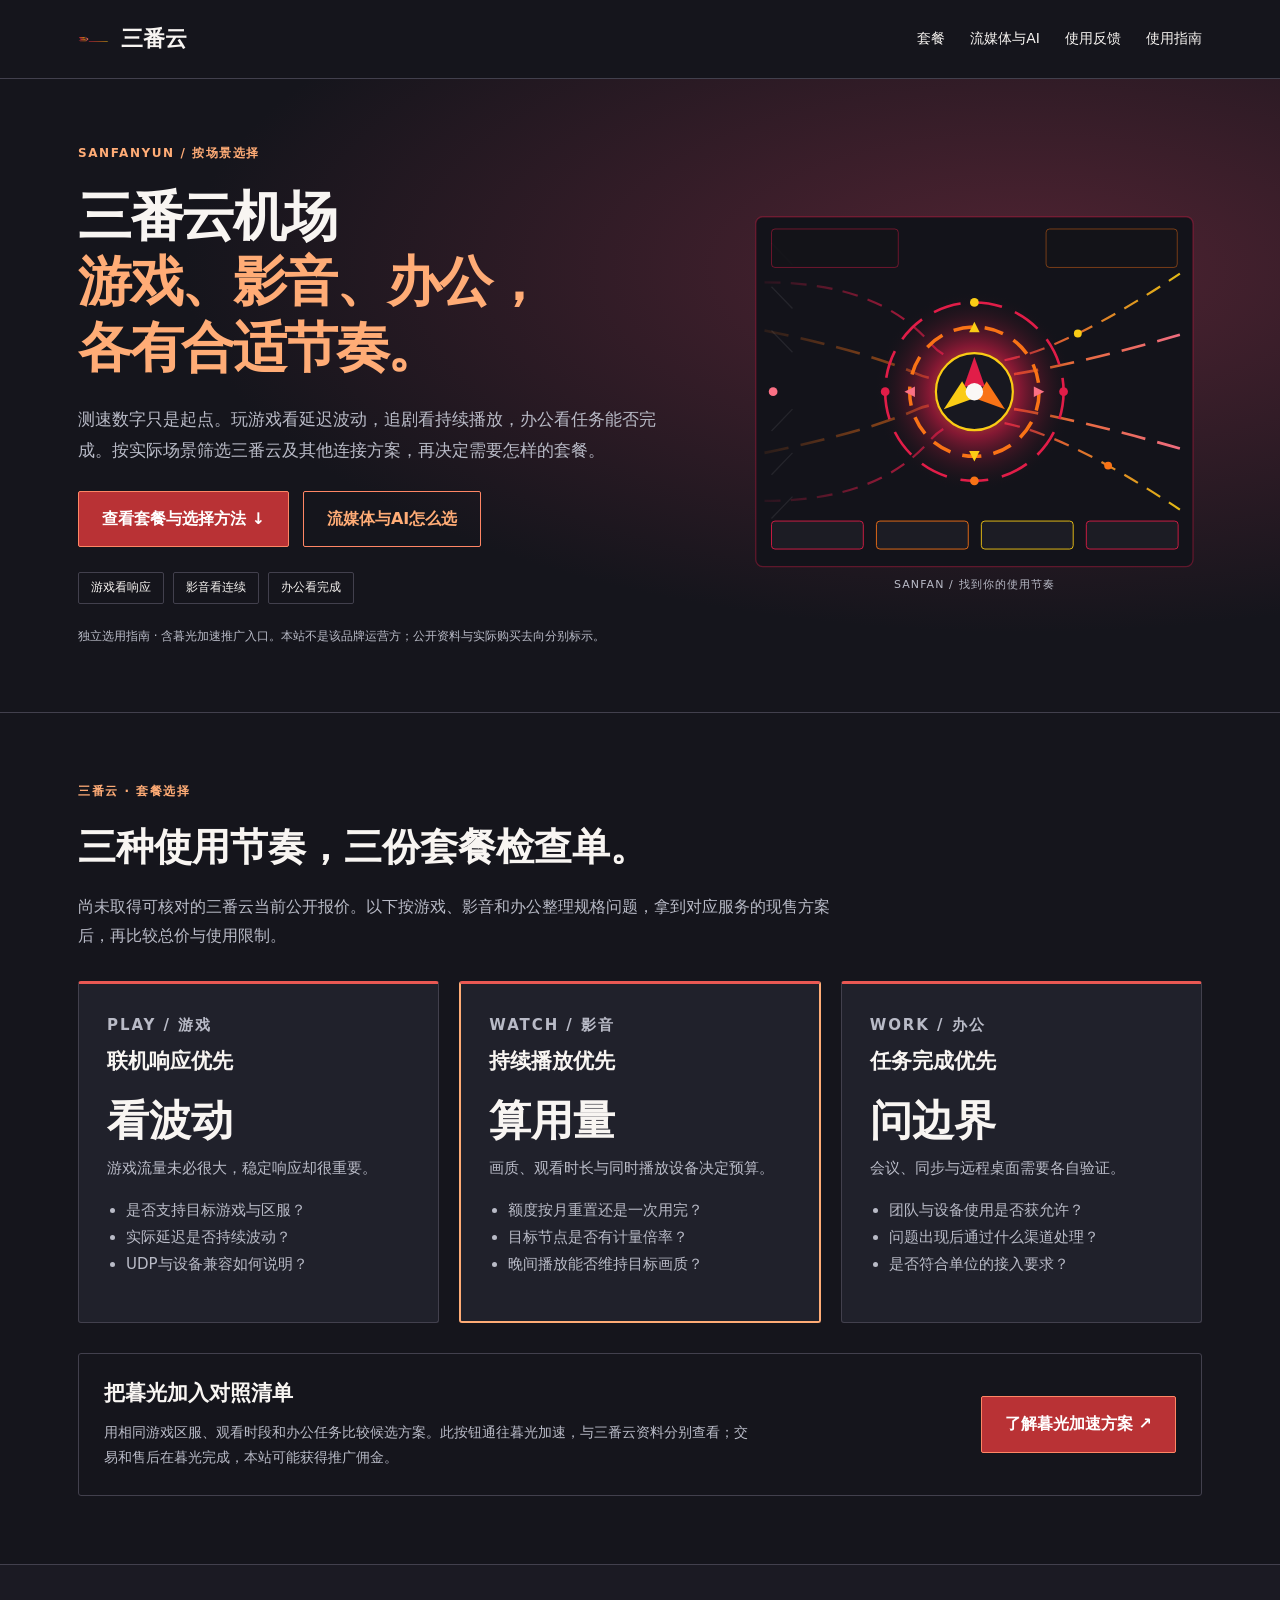
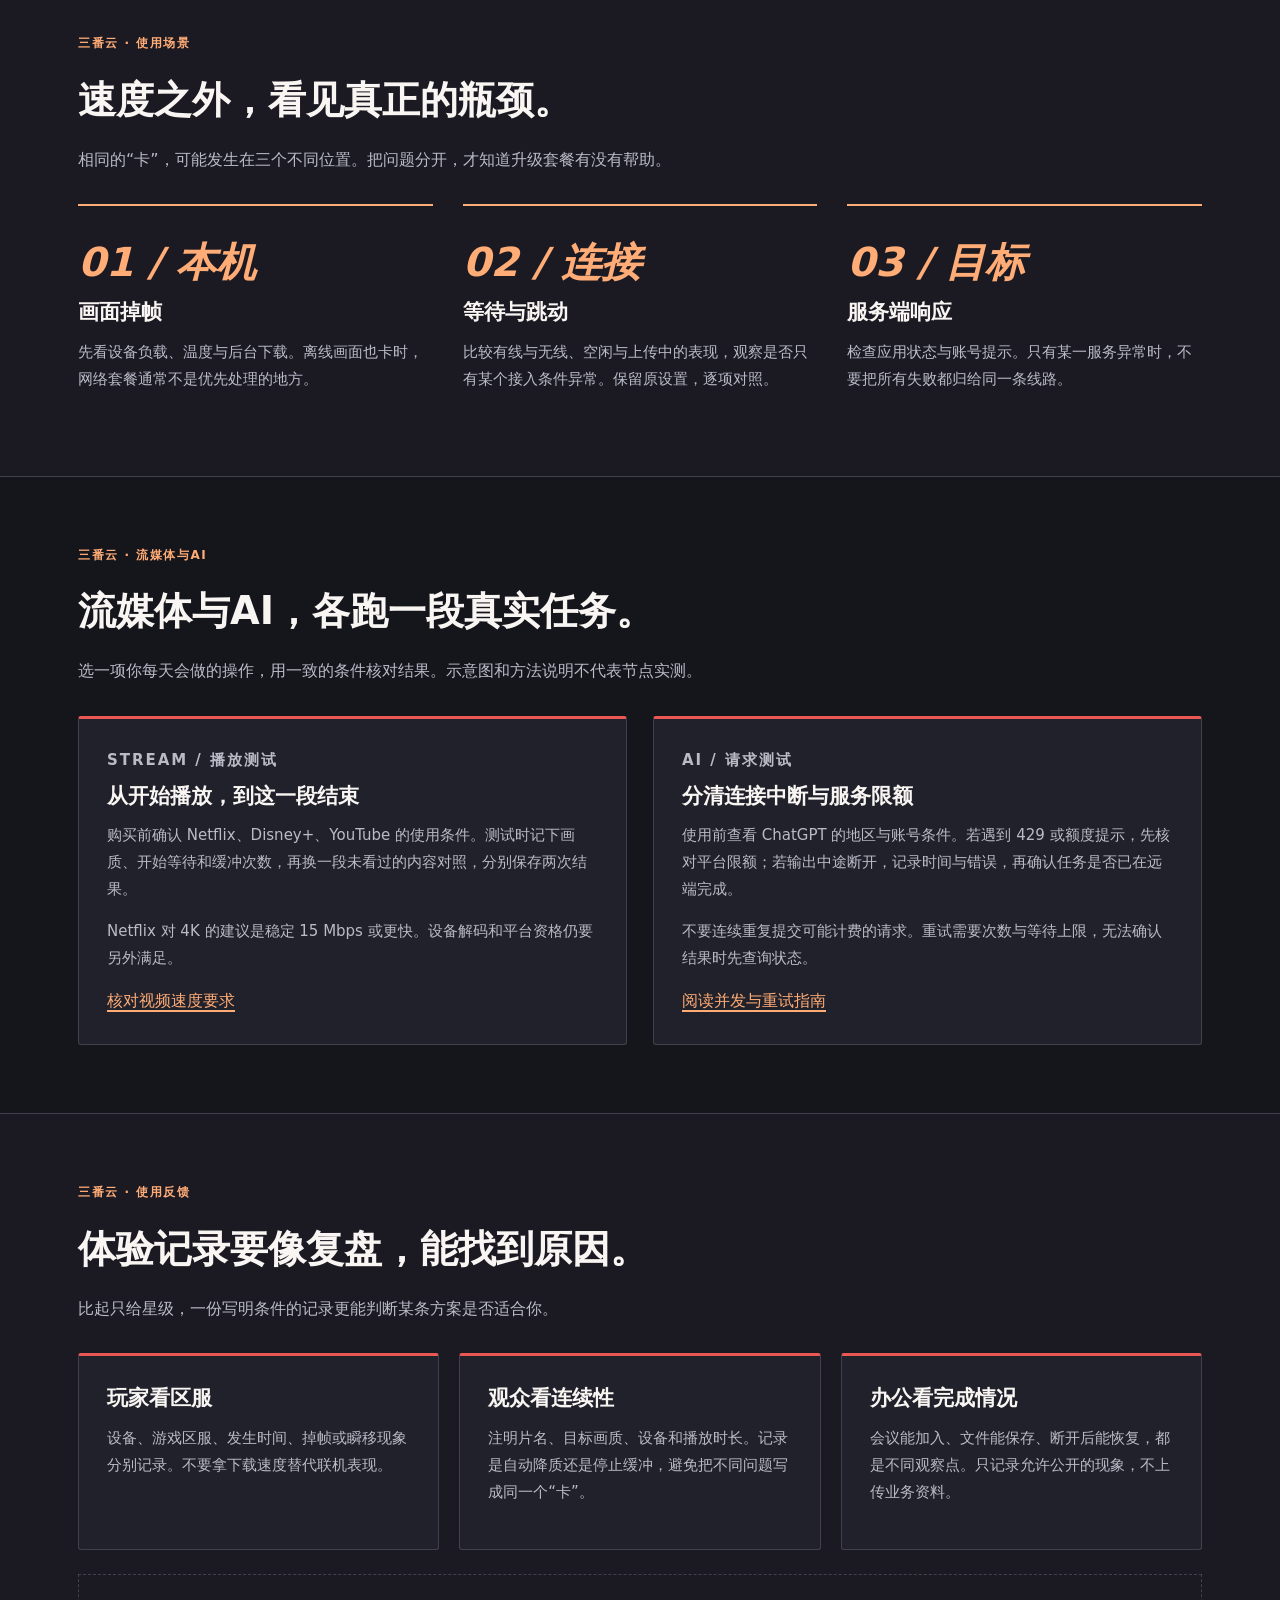
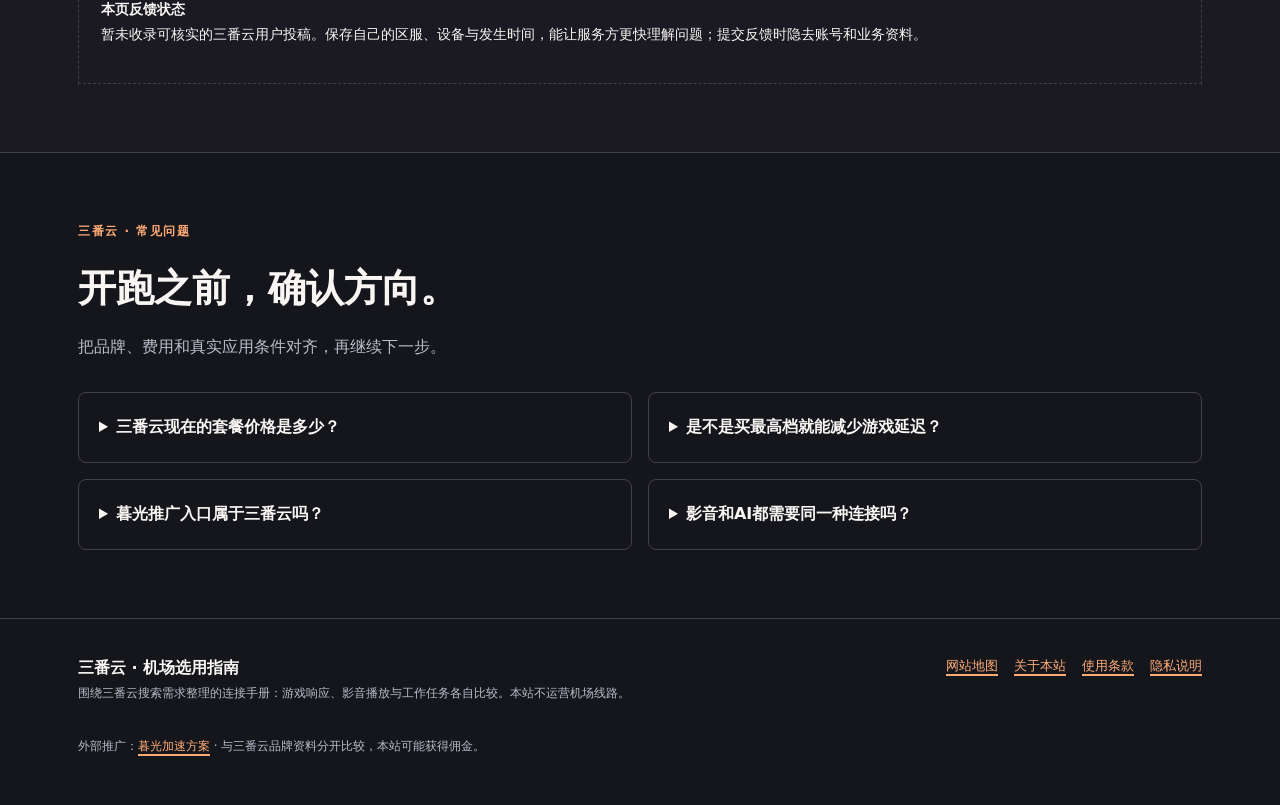
<file: index.html>
<!DOCTYPE html>

<html lang="zh-CN"><head>
<meta charset="utf-8"/>
<meta content="width=device-width, initial-scale=1.0" name="viewport"/>
<title>三番云机场选用指南｜套餐、游戏延迟、4K影音与AI工具</title>
<meta content="测速数字只是起点。玩游戏看延迟波动，追剧看持续播放，办公看任务能否完成。按实际场景筛选三番云及其他连接方案，再决定需要怎样的套餐。" name="description"/>
<link href="style.css" rel="stylesheet"/>
<link href="https://sanfanyun.autos/" rel="canonical"/><meta content="三番云机场选用指南｜套餐、游戏延迟、4K影音与AI工具" property="og:title"/><meta content="测速数字只是起点。玩游戏看延迟波动，追剧看持续播放，办公看任务能否完成。按实际场景筛选三番云及其他连接方案，再决定需要怎样的套餐。" property="og:description"/><meta content="https://sanfanyun.autos/" property="og:url"/><meta content="website" property="og:type"/><meta content="三番云选用指南" property="og:site_name"/><meta content="summary" name="twitter:card"/><link href="editorial.css" rel="stylesheet"/><script type="application/ld+json">{"@context": "https://schema.org", "@type": "WebPage", "name": "三番云机场选用指南｜套餐、游戏延迟、4K影音与AI工具", "url": "https://sanfanyun.autos/", "inLanguage": "zh-CN", "description": "测速数字只是起点。玩游戏看延迟波动，追剧看持续播放，办公看任务能否完成。按实际场景筛选三番云及其他连接方案，再决定需要怎样的套餐。"}</script></head><body class="racing"><header class="site-nav"><div class="shell nav-inner"><a class="wordmark" href="index.html"><svg aria-hidden="true" class="brand-logo-svg" viewbox="0 0 230 52" xmlns="http://www.w3.org/2000/svg">
<defs>
<lineargradient id="crimsonBlade" x1="0%" x2="100%" y1="0%" y2="0%">
<stop offset="0%" stop-color="#E11D48"></stop>
<stop offset="60%" stop-color="#F97316"></stop>
<stop offset="100%" stop-color="#FACC15"></stop>
</lineargradient>
<lineargradient id="bladeGlow" x1="0%" x2="100%" y1="100%" y2="0%">
<stop offset="0%" stop-color="#9F1239"></stop>
<stop offset="100%" stop-color="#FB7185"></stop>
</lineargradient>
</defs>
<!-- Triple Aerodynamic Blades merging into Typography -->
<path d="M6 14 L52 14 L42 21 L14 21 Z" fill="url(#crimsonBlade)"></path>
<path d="M12 25 L62 25 L50 32 L20 32 Z" fill="url(#crimsonBlade)" opacity="0.9"></path>
<path d="M4 36 L68 36 L54 43 L16 43 Z" fill="url(#crimsonBlade)" opacity="0.8"></path>
<path d="M48 8 L76 26 L56 46 L64 26 Z" fill="url(#bladeGlow)"></path>
<circle cx="66" cy="26" fill="#FACC15" r="3"></circle>
<!-- Integrated Metallic Racing Typography -->
<path d="M80 43 L218 43 L210 46 L76 46 Z" fill="url(#crimsonBlade)"></path>
</svg><span>三番云</span></a><nav aria-label="主导航" class="site-links"><a href="index.html#telemetry-plans">套餐</a><a href="index.html#media-matrix">流媒体与AI</a><a href="index.html#driver-logs">使用反馈</a><a href="velocity-digest.html">使用指南</a></nav><details class="mobile-nav"><summary>导航</summary><nav aria-label="手机导航"><a href="index.html#telemetry-plans">套餐</a><a href="index.html#media-matrix">流媒体与AI</a><a href="index.html#driver-logs">使用反馈</a><a href="velocity-digest.html">使用指南</a></nav></details></div></header><main><section class="hero-new" data-section="hero"><div class="shell hero-layout"><div><p class="eyebrow">SANFANYUN / 按场景选择</p><h1>三番云机场<br/><em>游戏、影音、办公，<br/>各有合适节奏。</em></h1><p class="hero-intro">测速数字只是起点。玩游戏看延迟波动，追剧看持续播放，办公看任务能否完成。按实际场景筛选三番云及其他连接方案，再决定需要怎样的套餐。</p><div class="actions"><a class="button" data-package-cta="" href="#telemetry-plans">查看套餐与选择方法 ↓</a><a class="button secondary" href="#media-matrix">流媒体与AI怎么选</a></div><div class="hero-tags"><span>游戏看响应</span><span>影音看连续</span><span>办公看完成</span></div><p class="disclosure">独立选用指南 · 含暮光加速推广入口。本站不是该品牌运营方；公开资料与实际购买去向分别标示。</p></div><figure class="hero-visual"><svg aria-label="三番云品牌视觉示意" class="wind-svg" role="img" viewbox="0 0 520 420" xmlns="http://www.w3.org/2000/svg">
<defs>
<lineargradient id="slipGrad1" x1="0%" x2="100%" y1="0%" y2="0%">
<stop offset="0%" stop-color="#E11D48" stop-opacity="0.1"></stop>
<stop offset="50%" stop-color="#E11D48" stop-opacity="0.95"></stop>
<stop offset="100%" stop-color="#FACC15" stop-opacity="0.9"></stop>
</lineargradient>
<lineargradient id="slipGrad2" x1="0%" x2="100%" y1="0%" y2="0%">
<stop offset="0%" stop-color="#F97316" stop-opacity="0.1"></stop>
<stop offset="60%" stop-color="#F97316" stop-opacity="0.9"></stop>
<stop offset="100%" stop-color="#FB7185" stop-opacity="0.95"></stop>
</lineargradient>
<radialgradient cx="50%" cy="50%" id="turbineCore" r="50%">
<stop offset="0%" stop-color="#FACC15" stop-opacity="0.9"></stop>
<stop offset="45%" stop-color="#E11D48" stop-opacity="0.55"></stop>
<stop offset="100%" stop-color="#141418" stop-opacity="0"></stop>
</radialgradient>
</defs>
<!-- Wind-Tunnel Chamber Background Frame -->
<rect fill="#13131A" height="400" rx="8" stroke="rgba(225,29,72,0.35)" stroke-width="1.5" width="500" x="10" y="10"></rect>
<!-- Aerodynamic Intake Louvers Left -->
<g stroke="rgba(255,255,255,0.08)" stroke-width="1.5">
<line x1="28" x2="52" y1="40" y2="65"></line>
<line x1="28" x2="52" y1="90" y2="115"></line>
<line x1="28" x2="52" y1="140" y2="165"></line>
<line x1="28" x2="52" y1="255" y2="230"></line>
<line x1="28" x2="52" y1="305" y2="280"></line>
<line x1="28" x2="52" y1="355" y2="330"></line>
</g>
<!-- Animated Wind-Tunnel Slipstream Trajectories -->
<path class="stream-line" d="M 20 85 Q 150 85, 210 155 T 495 75" fill="none" stroke="url(#slipGrad1)" stroke-width="2.5"></path>
<path class="stream-line-fast" d="M 20 140 Q 140 165, 195 190 T 495 145" fill="none" stroke="url(#slipGrad2)" stroke-width="3"></path>
<path class="stream-line" d="M 20 210 L 495 210" fill="none" stroke="url(#slipGrad1)" stroke-width="3.5"></path>
<path class="stream-line-fast" d="M 20 280 Q 140 255, 195 230 T 495 275" fill="none" stroke="url(#slipGrad2)" stroke-width="3"></path>
<path class="stream-line" d="M 20 335 Q 150 335, 210 265 T 495 345" fill="none" stroke="url(#slipGrad1)" stroke-width="2.5"></path>
<!-- High-Speed Packet Capsules Racing Along Curves -->
<circle fill="#FACC15" r="4.5">
<animatemotion dur="2.2s" path="M 20 85 Q 150 85, 210 155 T 495 75" repeatcount="indefinite"></animatemotion>
</circle>
<circle fill="#FB7185" r="5">
<animatemotion dur="1.6s" path="M 20 210 L 495 210" repeatcount="indefinite"></animatemotion>
</circle>
<circle fill="#F97316" r="4.5">
<animatemotion dur="2.0s" path="M 20 335 Q 150 335, 210 265 T 495 345" repeatcount="indefinite"></animatemotion>
</circle>
<!-- Central Triple-Turbine Engine -->
<circle class="core-pulse" cx="260" cy="210" fill="url(#turbineCore)" r="115"></circle>
<!-- Outer Turbine Ring (BGP Line 1 - HK/TYO) -->
<g class="ring-outer">
<circle cx="260" cy="210" fill="none" r="102" stroke="#E11D48" stroke-dasharray="32 16" stroke-width="3"></circle>
<circle cx="260" cy="108" fill="#FACC15" r="5"></circle>
<circle cx="362" cy="210" fill="#E11D48" r="5"></circle>
<circle cx="260" cy="312" fill="#F97316" r="5"></circle>
<circle cx="158" cy="210" fill="#E11D48" r="5"></circle>
</g>
<!-- Middle Turbine Ring (CN2 GIA Line 2 - SGP/LAX) -->
<g class="ring-mid">
<circle cx="260" cy="210" fill="none" r="74" stroke="#F97316" stroke-dasharray="22 14" stroke-width="4"></circle>
<polygon fill="#FACC15" points="260,130 266,142 254,142"></polygon>
<polygon fill="#FACC15" points="260,290 266,278 254,278"></polygon>
<polygon fill="#FB7185" points="180,210 192,204 192,216"></polygon>
<polygon fill="#FB7185" points="340,210 328,204 328,216"></polygon>
</g>
<!-- Inner High-RPM Impeller (IEPL Line 3 Core) -->
<g class="ring-inner">
<circle cx="260" cy="210" fill="#181820" r="44" stroke="#FACC15" stroke-width="2.5"></circle>
<path d="M260 170 L272 204 L248 204 Z" fill="#E11D48"></path>
<path d="M295 230 L262 218 L274 198 Z" fill="#F97316"></path>
<path d="M225 230 L246 198 L258 218 Z" fill="#FACC15"></path>
<circle cx="260" cy="210" fill="#FAF8F6" r="10"></circle>
</g>
<!-- Top Telemetry Readout HUD Bars -->
<g transform="translate(28, 24)">
<rect fill="rgba(20,20,24,0.88)" height="44" rx="4" stroke="rgba(225,29,72,0.5)" width="145" x="0" y="0"></rect>
</g>
<g transform="translate(342, 24)">
<rect fill="rgba(20,20,24,0.88)" height="44" rx="4" stroke="rgba(249,115,22,0.5)" width="150" x="0" y="0"></rect>
</g>
<!-- Bottom Destination Node Badges -->
<g transform="translate(28, 358)">
<rect fill="#1C1C24" height="32" rx="4" stroke="#E11D48" width="105" x="0" y="0"></rect>
</g>
<g transform="translate(148, 358)">
<rect fill="#1C1C24" height="32" rx="4" stroke="#F97316" width="105" x="0" y="0"></rect>
</g>
<g transform="translate(268, 358)">
<rect fill="#1C1C24" height="32" rx="4" stroke="#FACC15" width="105" x="0" y="0"></rect>
</g>
<g transform="translate(388, 358)">
<rect fill="#1C1C24" height="32" rx="4" stroke="#E11D48" width="105" x="0" y="0"></rect>
</g>
</svg><figcaption>SANFAN / 找到你的使用节奏</figcaption></figure></div></section><section class="editor-section" data-section="pricing" id="telemetry-plans"><div class="shell"><p class="eyebrow">三番云 · 套餐选择</p><h2>三种使用节奏，三份套餐检查单。</h2><p class="section-intro">尚未取得可核对的三番云当前公开报价。以下按游戏、影音和办公整理规格问题，拿到对应服务的现售方案后，再比较总价与使用限制。</p><div class="cards"><article class="card"><p class="eyebrow">PLAY / 游戏</p><h3>联机响应优先</h3><p class="price">看波动</p><p>游戏流量未必很大，稳定响应却很重要。</p><ul><li>是否支持目标游戏与区服？</li><li>实际延迟是否持续波动？</li><li>UDP与设备兼容如何说明？</li></ul></article><article class="card highlight"><p class="eyebrow">WATCH / 影音</p><h3>持续播放优先</h3><p class="price">算用量</p><p>画质、观看时长与同时播放设备决定预算。</p><ul><li>额度按月重置还是一次用完？</li><li>目标节点是否有计量倍率？</li><li>晚间播放能否维持目标画质？</li></ul></article><article class="card"><p class="eyebrow">WORK / 办公</p><h3>任务完成优先</h3><p class="price">问边界</p><p>会议、同步与远程桌面需要各自验证。</p><ul><li>团队与设备使用是否获允许？</li><li>问题出现后通过什么渠道处理？</li><li>是否符合单位的接入要求？</li></ul></article></div><div class="partner"><div><h3>把暮光加入对照清单</h3><p>用相同游戏区服、观看时段和办公任务比较候选方案。此按钮通往暮光加速，与三番云资料分别查看；交易和售后在暮光完成，本站可能获得推广佣金。</p></div><a class="button" href="https://ww012.twilightaff.com/#/?code=A56DH1Af" rel="noopener nofollow sponsored" target="_blank">了解暮光加速方案 ↗</a></div></div></section><section class="editor-section alt" data-section="features" id="wind-tunnel"><div class="shell"><p class="eyebrow">三番云 · 使用场景</p><h2>速度之外，看见真正的瓶颈。</h2><p class="section-intro">相同的“卡”，可能发生在三个不同位置。把问题分开，才知道升级套餐有没有帮助。</p><div class="steps"><article><span class="number">01 / 本机</span><h3>画面掉帧</h3><p>先看设备负载、温度与后台下载。离线画面也卡时，网络套餐通常不是优先处理的地方。</p></article><article><span class="number">02 / 连接</span><h3>等待与跳动</h3><p>比较有线与无线、空闲与上传中的表现，观察是否只有某个接入条件异常。保留原设置，逐项对照。</p></article><article><span class="number">03 / 目标</span><h3>服务端响应</h3><p>检查应用状态与账号提示。只有某一服务异常时，不要把所有失败都归给同一条线路。</p></article></div></div></section><section class="editor-section" data-section="streaming" id="media-matrix"><div class="shell"><p class="eyebrow">三番云 · 流媒体与AI</p><h2>流媒体与AI，各跑一段真实任务。</h2><p class="section-intro">选一项你每天会做的操作，用一致的条件核对结果。示意图和方法说明不代表节点实测。</p><div class="two-col"><article class="card"><p class="eyebrow">STREAM / 播放测试</p><h3>从开始播放，到这一段结束</h3><p>购买前确认 Netflix、Disney+、YouTube 的使用条件。测试时记下画质、开始等待和缓冲次数，再换一段未看过的内容对照，分别保存两次结果。</p><p>Netflix 对 4K 的建议是稳定 15 Mbps 或更快。设备解码和平台资格仍要另外满足。</p><a href="https://help.netflix.com/zh-cn/node/306">核对视频速度要求</a></article><article class="card"><p class="eyebrow">AI / 请求测试</p><h3>分清连接中断与服务限额</h3><p>使用前查看 ChatGPT 的地区与账号条件。若遇到 429 或额度提示，先核对平台限额；若输出中途断开，记录时间与错误，再确认任务是否已在远端完成。</p><p>不要连续重复提交可能计费的请求。重试需要次数与等待上限，无法确认结果时先查询状态。</p><a href="ai-large-model-api-concurrency-guide.html">阅读并发与重试指南</a></article></div></div></section><section class="editor-section alt" data-section="reviews" id="driver-logs"><div class="shell"><p class="eyebrow">三番云 · 使用反馈</p><h2>体验记录要像复盘，能找到原因。</h2><p class="section-intro">比起只给星级，一份写明条件的记录更能判断某条方案是否适合你。</p><div class="cards"><article class="card"><h3>玩家看区服</h3><p>设备、游戏区服、发生时间、掉帧或瞬移现象分别记录。不要拿下载速度替代联机表现。</p></article><article class="card"><h3>观众看连续性</h3><p>注明片名、目标画质、设备和播放时长。记录是自动降质还是停止缓冲，避免把不同问题写成同一个“卡”。</p></article><article class="card"><h3>办公看完成情况</h3><p>会议能加入、文件能保存、断开后能恢复，都是不同观察点。只记录允许公开的现象，不上传业务资料。</p></article></div><div class="feedback-note"><strong>本页反馈状态</strong><p>暂未收录可核实的三番云用户投稿。保存自己的区服、设备与发生时间，能让服务方更快理解问题；提交反馈时隐去账号和业务资料。</p></div></div></section><section class="editor-section" data-section="faq" id="pit-faq"><div class="shell"><p class="eyebrow">三番云 · 常见问题</p><h2>开跑之前，确认方向。</h2><p class="section-intro">把品牌、费用和真实应用条件对齐，再继续下一步。</p><div class="faq-grid"><details><summary>三番云现在的套餐价格是多少？</summary><p>当前暂无可核对的在售报价。联系对应服务方时，请一起确认整期总价、流量重置日、适用设备和退款条件。</p></details><details><summary>是不是买最高档就能减少游戏延迟？</summary><p>不一定。地理距离、游戏服务器、路由、丢包和本机帧率都会影响体验。先找出瓶颈，再判断更高档位是否改善对应条件。</p></details><details><summary>暮光推广入口属于三番云吗？</summary><p>不是。本页将暮光作为另一个可比较方案，点击后进入暮光服务；账号、套餐和售后由该服务负责。</p></details><details><summary>影音和AI都需要同一种连接吗？</summary><p>任务要求不同，平台的地区、账号和内容条件也不同。先核对是否支持你的使用方式，再分别验证持续播放和完整AI任务。</p></details></div></div></section></main><footer class="site-footer"><div class="shell footer-inner"><div><strong>三番云 · 机场选用指南</strong><p>围绕三番云搜索需求整理的连接手册：游戏响应、影音播放与工作任务各自比较。本站不运营机场线路。</p></div><nav aria-label="页脚" class="footer-links"><a href="sitemap.html">网站地图</a><a href="about.html">关于本站</a><a href="terms.html">使用条款</a><a href="privacy.html">隐私说明</a></nav></div><div class="shell"><p class="source-line">外部推广：<a href="https://ww012.twilightaff.com/#/?code=A56DH1Af" rel="noopener nofollow sponsored" target="_blank">暮光加速方案</a> · 与三番云品牌资料分开比较，本站可能获得佣金。</p></div></footer><script defer="" src="guide.js"></script></body></html>
</file>
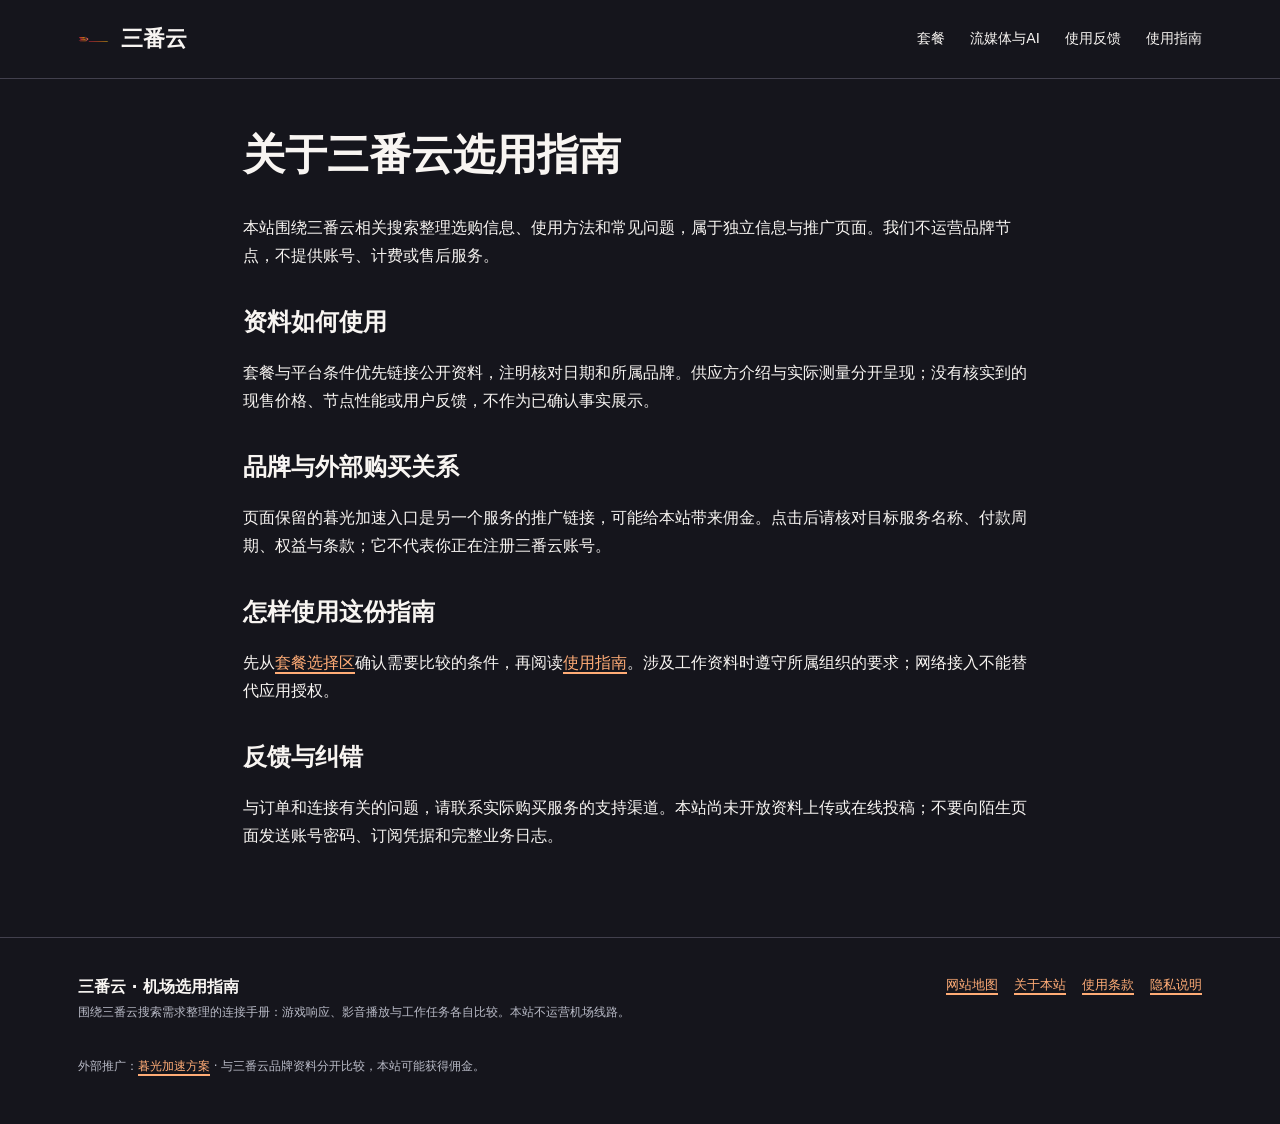
<file: about.html>
<!DOCTYPE html>

<html lang="zh-CN"><head><meta charset="utf-8"/><meta content="width=device-width,initial-scale=1" name="viewport"/><title>关于三番云选用指南</title><link href="style.css" rel="stylesheet"/><meta content="了解本站资料来源、独立推广性质与外部购买关系。" name="description"/><link href="https://sanfanyun.autos/about.html" rel="canonical"/><meta content="关于三番云选用指南" property="og:title"/><meta content="了解本站资料来源、独立推广性质与外部购买关系。" property="og:description"/><meta content="https://sanfanyun.autos/about.html" property="og:url"/><meta content="website" property="og:type"/><meta content="三番云选用指南" property="og:site_name"/><meta content="summary" name="twitter:card"/><link href="editorial.css" rel="stylesheet"/><script type="application/ld+json">{"@context": "https://schema.org", "@type": "WebPage", "name": "关于三番云选用指南", "url": "https://sanfanyun.autos/about.html", "inLanguage": "zh-CN", "description": "了解本站资料来源、独立推广性质与外部购买关系。"}</script></head><body class="racing"><header class="site-nav"><div class="shell nav-inner"><a class="wordmark" href="index.html"><svg aria-hidden="true" class="brand-logo-svg" viewbox="0 0 230 52" xmlns="http://www.w3.org/2000/svg">
<defs>
<lineargradient id="crimsonBlade" x1="0%" x2="100%" y1="0%" y2="0%">
<stop offset="0%" stop-color="#E11D48"></stop>
<stop offset="60%" stop-color="#F97316"></stop>
<stop offset="100%" stop-color="#FACC15"></stop>
</lineargradient>
<lineargradient id="bladeGlow" x1="0%" x2="100%" y1="100%" y2="0%">
<stop offset="0%" stop-color="#9F1239"></stop>
<stop offset="100%" stop-color="#FB7185"></stop>
</lineargradient>
</defs>
<!-- Triple Aerodynamic Blades merging into Typography -->
<path d="M6 14 L52 14 L42 21 L14 21 Z" fill="url(#crimsonBlade)"></path>
<path d="M12 25 L62 25 L50 32 L20 32 Z" fill="url(#crimsonBlade)" opacity="0.9"></path>
<path d="M4 36 L68 36 L54 43 L16 43 Z" fill="url(#crimsonBlade)" opacity="0.8"></path>
<path d="M48 8 L76 26 L56 46 L64 26 Z" fill="url(#bladeGlow)"></path>
<circle cx="66" cy="26" fill="#FACC15" r="3"></circle>
<!-- Integrated Metallic Racing Typography -->
<path d="M80 43 L218 43 L210 46 L76 46 Z" fill="url(#crimsonBlade)"></path>
</svg><span>三番云</span></a><nav aria-label="主导航" class="site-links"><a href="index.html#telemetry-plans">套餐</a><a href="index.html#media-matrix">流媒体与AI</a><a href="index.html#driver-logs">使用反馈</a><a href="velocity-digest.html">使用指南</a></nav><details class="mobile-nav"><summary>导航</summary><nav aria-label="手机导航"><a href="index.html#telemetry-plans">套餐</a><a href="index.html#media-matrix">流媒体与AI</a><a href="index.html#driver-logs">使用反馈</a><a href="velocity-digest.html">使用指南</a></nav></details></div></header><main class="content-page"><h1>关于三番云选用指南</h1><p>本站围绕三番云相关搜索整理选购信息、使用方法和常见问题，属于独立信息与推广页面。我们不运营品牌节点，不提供账号、计费或售后服务。</p><h2>资料如何使用</h2><p>套餐与平台条件优先链接公开资料，注明核对日期和所属品牌。供应方介绍与实际测量分开呈现；没有核实到的现售价格、节点性能或用户反馈，不作为已确认事实展示。</p><h2>品牌与外部购买关系</h2><p>页面保留的暮光加速入口是另一个服务的推广链接，可能给本站带来佣金。点击后请核对目标服务名称、付款周期、权益与条款；它不代表你正在注册三番云账号。</p><h2>怎样使用这份指南</h2><p>先从<a href="index.html#telemetry-plans">套餐选择区</a>确认需要比较的条件，再阅读<a href="velocity-digest.html">使用指南</a>。涉及工作资料时遵守所属组织的要求；网络接入不能替代应用授权。</p><h2>反馈与纠错</h2><p>与订单和连接有关的问题，请联系实际购买服务的支持渠道。本站尚未开放资料上传或在线投稿；不要向陌生页面发送账号密码、订阅凭据和完整业务日志。</p></main><footer class="site-footer"><div class="shell footer-inner"><div><strong>三番云 · 机场选用指南</strong><p>围绕三番云搜索需求整理的连接手册：游戏响应、影音播放与工作任务各自比较。本站不运营机场线路。</p></div><nav aria-label="页脚" class="footer-links"><a href="sitemap.html">网站地图</a><a href="about.html">关于本站</a><a href="terms.html">使用条款</a><a href="privacy.html">隐私说明</a></nav></div><div class="shell"><p class="source-line">外部推广：<a href="https://ww012.twilightaff.com/#/?code=A56DH1Af" rel="noopener nofollow sponsored" target="_blank">暮光加速方案</a> · 与三番云品牌资料分开比较，本站可能获得佣金。</p></div></footer><script defer="" src="guide.js"></script></body></html>
</file>
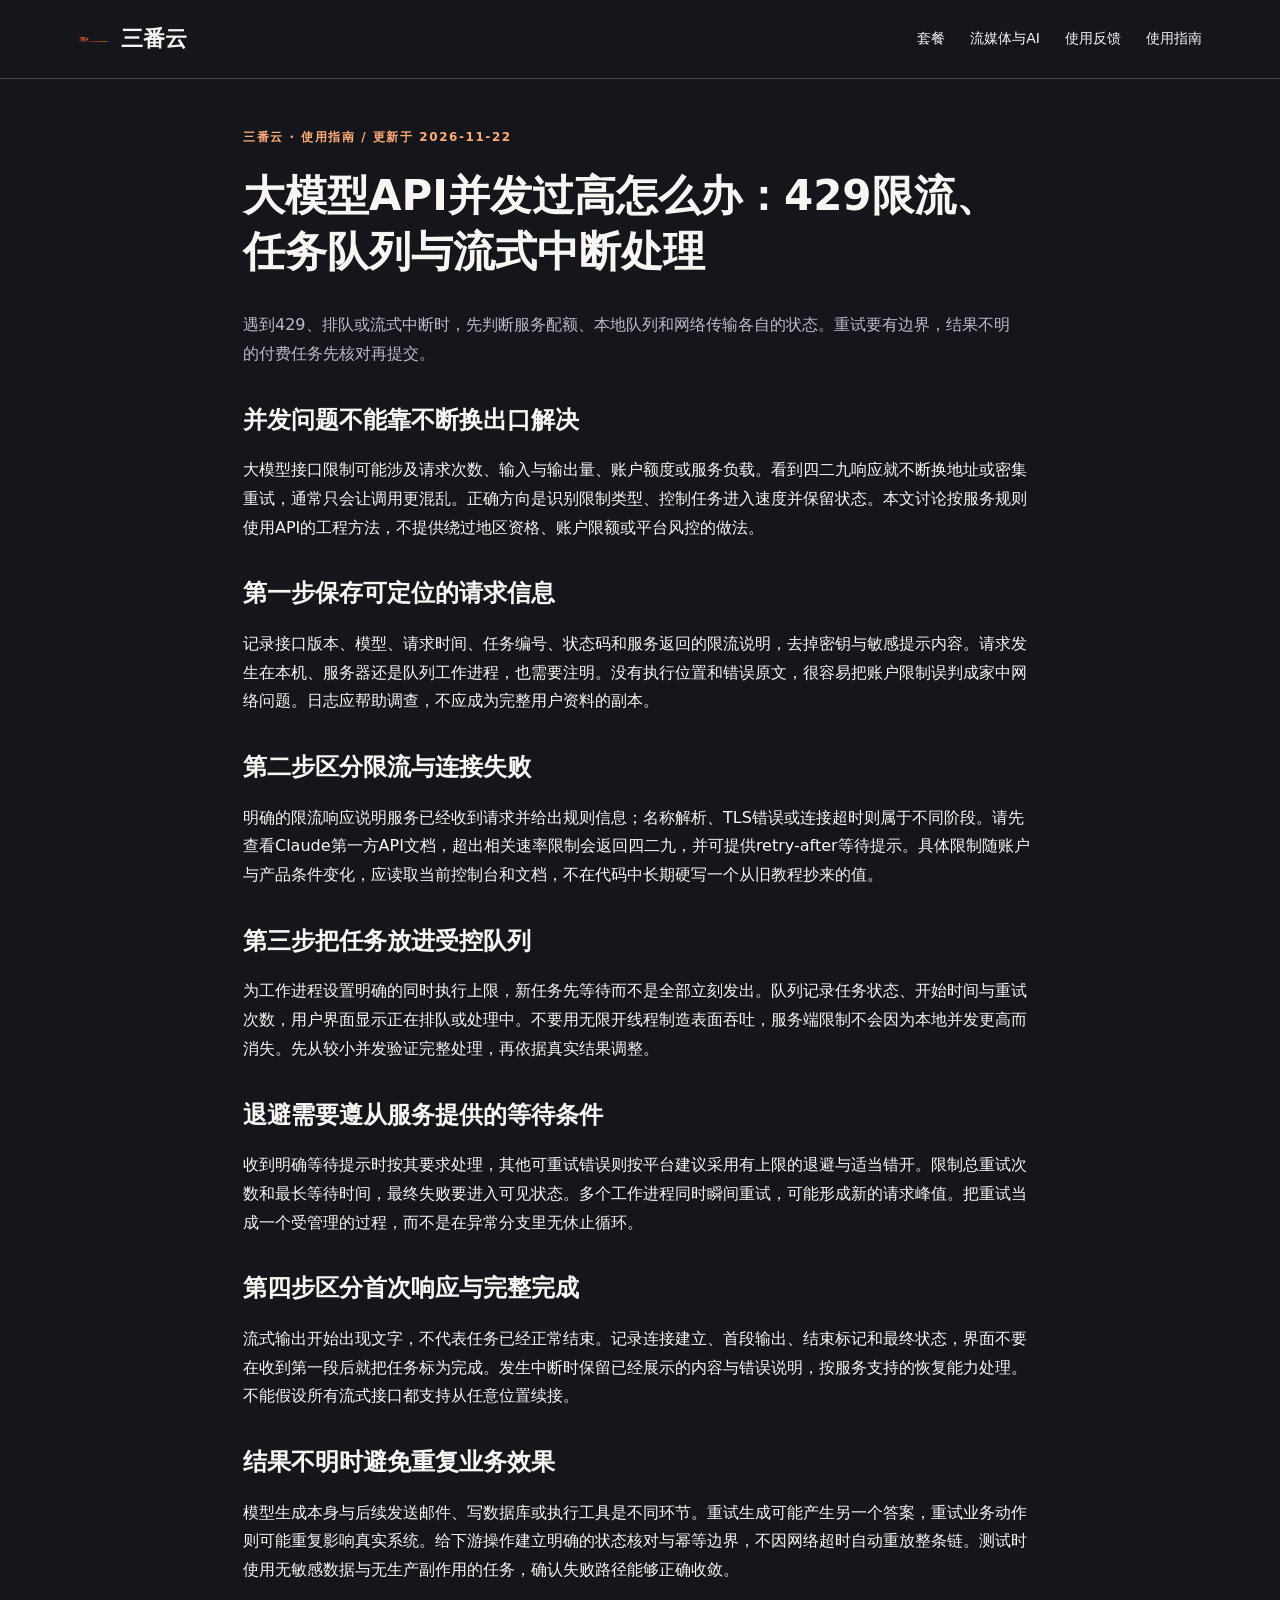
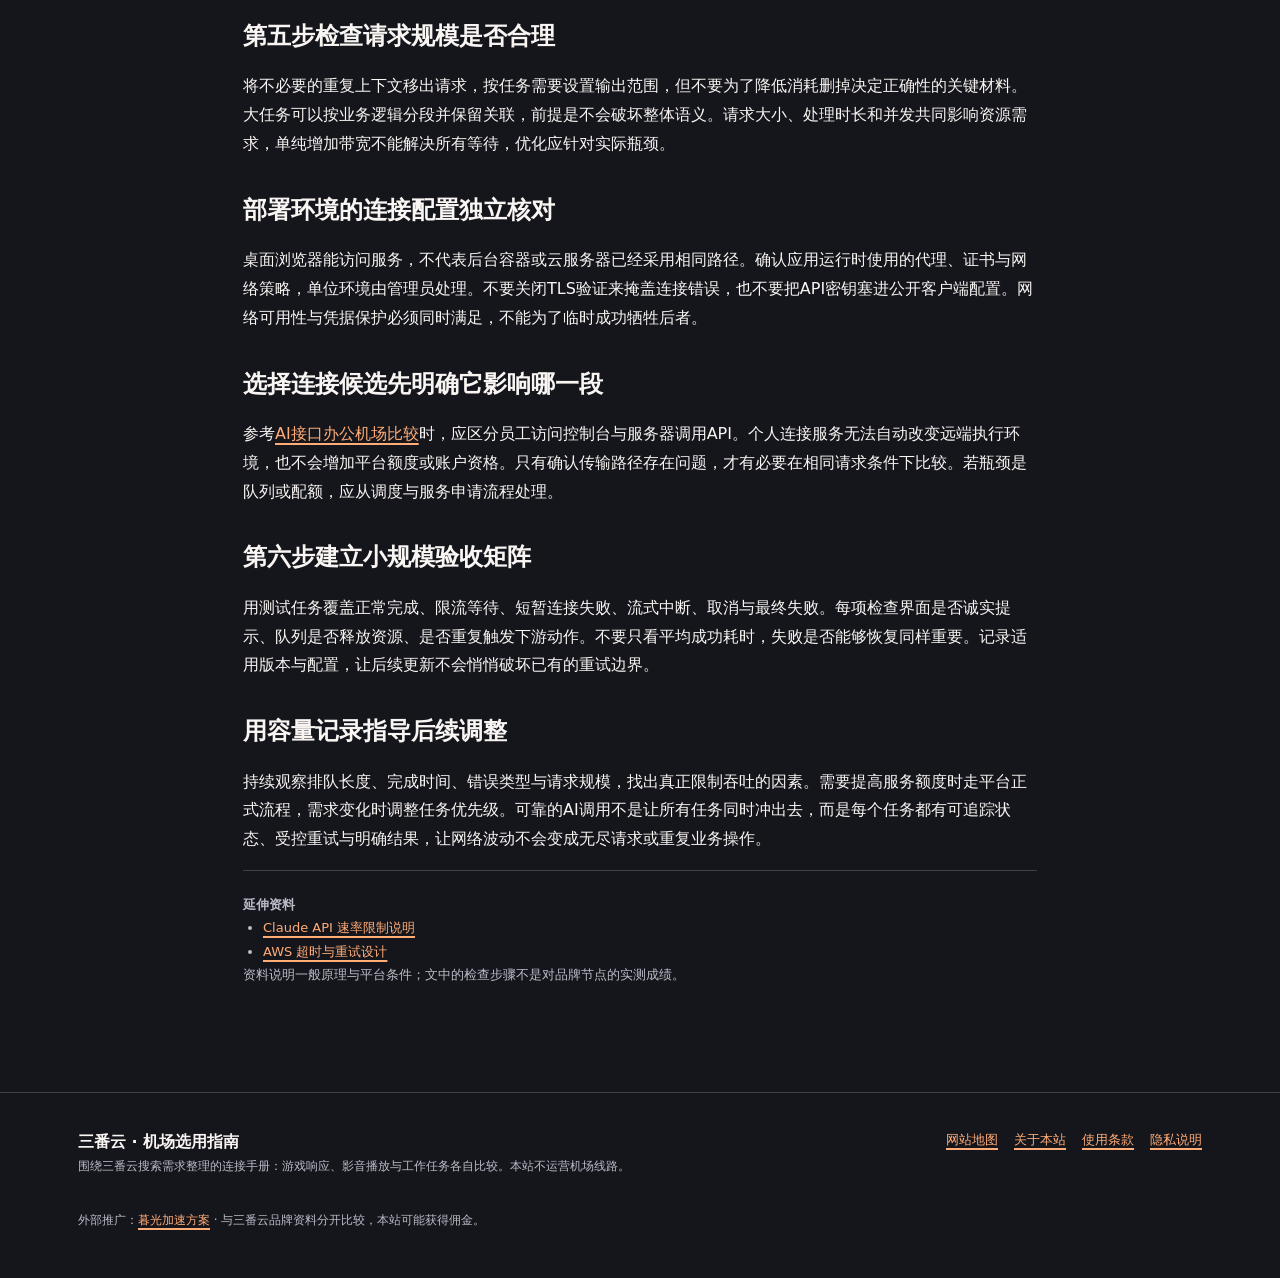
<file: ai-large-model-api-concurrency-guide.html>
<!DOCTYPE html>

<html lang="zh-CN"><head><meta charset="utf-8"/><meta content="width=device-width,initial-scale=1" name="viewport"/><title>大模型API并发过高怎么办：429限流、任务队列与流式中断处理</title><link href="style.css" rel="stylesheet"/><meta content="遇到429、排队或流式中断时，先判断服务配额、本地队列和网络传输各自的状态。重试要有边界，结果不明的付费任务先核对再提交。" name="description"/><link href="https://sanfanyun.autos/ai-large-model-api-concurrency-guide.html" rel="canonical"/><meta content="大模型API并发过高怎么办：429限流、任务队列与流式中断处理" property="og:title"/><meta content="遇到429、排队或流式中断时，先判断服务配额、本地队列和网络传输各自的状态。重试要有边界，结果不明的付费任务先核对再提交。" property="og:description"/><meta content="https://sanfanyun.autos/ai-large-model-api-concurrency-guide.html" property="og:url"/><meta content="website" property="og:type"/><meta content="三番云选用指南" property="og:site_name"/><meta content="summary" name="twitter:card"/><link href="editorial.css" rel="stylesheet"/><script type="application/ld+json">{"@context": "https://schema.org", "@type": "WebPage", "name": "大模型API并发过高怎么办：429限流、任务队列与流式中断处理", "url": "https://sanfanyun.autos/ai-large-model-api-concurrency-guide.html", "inLanguage": "zh-CN", "description": "遇到429、排队或流式中断时，先判断服务配额、本地队列和网络传输各自的状态。重试要有边界，结果不明的付费任务先核对再提交。"}</script></head><body class="racing"><header class="site-nav"><div class="shell nav-inner"><a class="wordmark" href="index.html"><svg aria-hidden="true" class="brand-logo-svg" viewbox="0 0 230 52" xmlns="http://www.w3.org/2000/svg">
<defs>
<lineargradient id="crimsonBlade" x1="0%" x2="100%" y1="0%" y2="0%">
<stop offset="0%" stop-color="#E11D48"></stop>
<stop offset="60%" stop-color="#F97316"></stop>
<stop offset="100%" stop-color="#FACC15"></stop>
</lineargradient>
<lineargradient id="bladeGlow" x1="0%" x2="100%" y1="100%" y2="0%">
<stop offset="0%" stop-color="#9F1239"></stop>
<stop offset="100%" stop-color="#FB7185"></stop>
</lineargradient>
</defs>
<!-- Triple Aerodynamic Blades merging into Typography -->
<path d="M6 14 L52 14 L42 21 L14 21 Z" fill="url(#crimsonBlade)"></path>
<path d="M12 25 L62 25 L50 32 L20 32 Z" fill="url(#crimsonBlade)" opacity="0.9"></path>
<path d="M4 36 L68 36 L54 43 L16 43 Z" fill="url(#crimsonBlade)" opacity="0.8"></path>
<path d="M48 8 L76 26 L56 46 L64 26 Z" fill="url(#bladeGlow)"></path>
<circle cx="66" cy="26" fill="#FACC15" r="3"></circle>
<!-- Integrated Metallic Racing Typography -->
<path d="M80 43 L218 43 L210 46 L76 46 Z" fill="url(#crimsonBlade)"></path>
</svg><span>三番云</span></a><nav aria-label="主导航" class="site-links"><a href="index.html#telemetry-plans">套餐</a><a href="index.html#media-matrix">流媒体与AI</a><a href="index.html#driver-logs">使用反馈</a><a href="velocity-digest.html">使用指南</a></nav><details class="mobile-nav"><summary>导航</summary><nav aria-label="手机导航"><a href="index.html#telemetry-plans">套餐</a><a href="index.html#media-matrix">流媒体与AI</a><a href="index.html#driver-logs">使用反馈</a><a href="velocity-digest.html">使用指南</a></nav></details></div></header><main class="content-page"><p class="eyebrow">三番云 · 使用指南 / 更新于 2026-11-22</p><h1>大模型API并发过高怎么办：429限流、任务队列与流式中断处理</h1><p class="section-intro">遇到429、排队或流式中断时，先判断服务配额、本地队列和网络传输各自的状态。重试要有边界，结果不明的付费任务先核对再提交。</p><div data-content="article" data-swc-article-body="2026-11-16"><h2>并发问题不能靠不断换出口解决</h2><p>大模型接口限制可能涉及请求次数、输入与输出量、账户额度或服务负载。看到四二九响应就不断换地址或密集重试，通常只会让调用更混乱。正确方向是识别限制类型、控制任务进入速度并保留状态。本文讨论按服务规则使用API的工程方法，不提供绕过地区资格、账户限额或平台风控的做法。</p><h2>第一步保存可定位的请求信息</h2><p>记录接口版本、模型、请求时间、任务编号、状态码和服务返回的限流说明，去掉密钥与敏感提示内容。请求发生在本机、服务器还是队列工作进程，也需要注明。没有执行位置和错误原文，很容易把账户限制误判成家中网络问题。日志应帮助调查，不应成为完整用户资料的副本。</p><h2>第二步区分限流与连接失败</h2><p>明确的限流响应说明服务已经收到请求并给出规则信息；名称解析、TLS错误或连接超时则属于不同阶段。请先查看Claude第一方API文档，超出相关速率限制会返回四二九，并可提供retry-after等待提示。具体限制随账户与产品条件变化，应读取当前控制台和文档，不在代码中长期硬写一个从旧教程抄来的值。</p><h2>第三步把任务放进受控队列</h2><p>为工作进程设置明确的同时执行上限，新任务先等待而不是全部立刻发出。队列记录任务状态、开始时间与重试次数，用户界面显示正在排队或处理中。不要用无限开线程制造表面吞吐，服务端限制不会因为本地并发更高而消失。先从较小并发验证完整处理，再依据真实结果调整。</p><h2>退避需要遵从服务提供的等待条件</h2><p>收到明确等待提示时按其要求处理，其他可重试错误则按平台建议采用有上限的退避与适当错开。限制总重试次数和最长等待时间，最终失败要进入可见状态。多个工作进程同时瞬间重试，可能形成新的请求峰值。把重试当成一个受管理的过程，而不是在异常分支里无休止循环。</p><h2>第四步区分首次响应与完整完成</h2><p>流式输出开始出现文字，不代表任务已经正常结束。记录连接建立、首段输出、结束标记和最终状态，界面不要在收到第一段后就把任务标为完成。发生中断时保留已经展示的内容与错误说明，按服务支持的恢复能力处理。不能假设所有流式接口都支持从任意位置续接。</p><h2>结果不明时避免重复业务效果</h2><p>模型生成本身与后续发送邮件、写数据库或执行工具是不同环节。重试生成可能产生另一个答案，重试业务动作则可能重复影响真实系统。给下游操作建立明确的状态核对与幂等边界，不因网络超时自动重放整条链。测试时使用无敏感数据与无生产副作用的任务，确认失败路径能够正确收敛。</p><h2>第五步检查请求规模是否合理</h2><p>将不必要的重复上下文移出请求，按任务需要设置输出范围，但不要为了降低消耗删掉决定正确性的关键材料。大任务可以按业务逻辑分段并保留关联，前提是不会破坏整体语义。请求大小、处理时长和并发共同影响资源需求，单纯增加带宽不能解决所有等待，优化应针对实际瓶颈。</p><h2>部署环境的连接配置独立核对</h2><p>桌面浏览器能访问服务，不代表后台容器或云服务器已经采用相同路径。确认应用运行时使用的代理、证书与网络策略，单位环境由管理员处理。不要关闭TLS验证来掩盖连接错误，也不要把API密钥塞进公开客户端配置。网络可用性与凭据保护必须同时满足，不能为了临时成功牺牲后者。</p><h2>选择连接候选先明确它影响哪一段</h2><p>参考<a href="https://dajichang.mom/" rel="nofollow sponsored noopener">AI接口办公机场比较</a>时，应区分员工访问控制台与服务器调用API。个人连接服务无法自动改变远端执行环境，也不会增加平台额度或账户资格。只有确认传输路径存在问题，才有必要在相同请求条件下比较。若瓶颈是队列或配额，应从调度与服务申请流程处理。</p><h2>第六步建立小规模验收矩阵</h2><p>用测试任务覆盖正常完成、限流等待、短暂连接失败、流式中断、取消与最终失败。每项检查界面是否诚实提示、队列是否释放资源、是否重复触发下游动作。不要只看平均成功耗时，失败是否能够恢复同样重要。记录适用版本与配置，让后续更新不会悄悄破坏已有的重试边界。</p><h2>用容量记录指导后续调整</h2><p>持续观察排队长度、完成时间、错误类型与请求规模，找出真正限制吞吐的因素。需要提高服务额度时走平台正式流程，需求变化时调整任务优先级。可靠的AI调用不是让所有任务同时冲出去，而是每个任务都有可追踪状态、受控重试与明确结果，让网络波动不会变成无尽请求或重复业务操作。</p></div><aside class="article-sources"><strong>延伸资料</strong><ul><li><a href="https://platform.claude.com/docs/en/api/rate-limits">Claude API 速率限制说明</a></li><li><a href="https://aws.amazon.com/builders-library/timeouts-retries-and-backoff-with-jitter/">AWS 超时与重试设计</a></li></ul><p>资料说明一般原理与平台条件；文中的检查步骤不是对品牌节点的实测成绩。</p></aside></main><footer class="site-footer"><div class="shell footer-inner"><div><strong>三番云 · 机场选用指南</strong><p>围绕三番云搜索需求整理的连接手册：游戏响应、影音播放与工作任务各自比较。本站不运营机场线路。</p></div><nav aria-label="页脚" class="footer-links"><a href="sitemap.html">网站地图</a><a href="about.html">关于本站</a><a href="terms.html">使用条款</a><a href="privacy.html">隐私说明</a></nav></div><div class="shell"><p class="source-line">外部推广：<a href="https://ww012.twilightaff.com/#/?code=A56DH1Af" rel="noopener nofollow sponsored" target="_blank">暮光加速方案</a> · 与三番云品牌资料分开比较，本站可能获得佣金。</p></div></footer><script defer="" src="guide.js"></script></body></html>
</file>
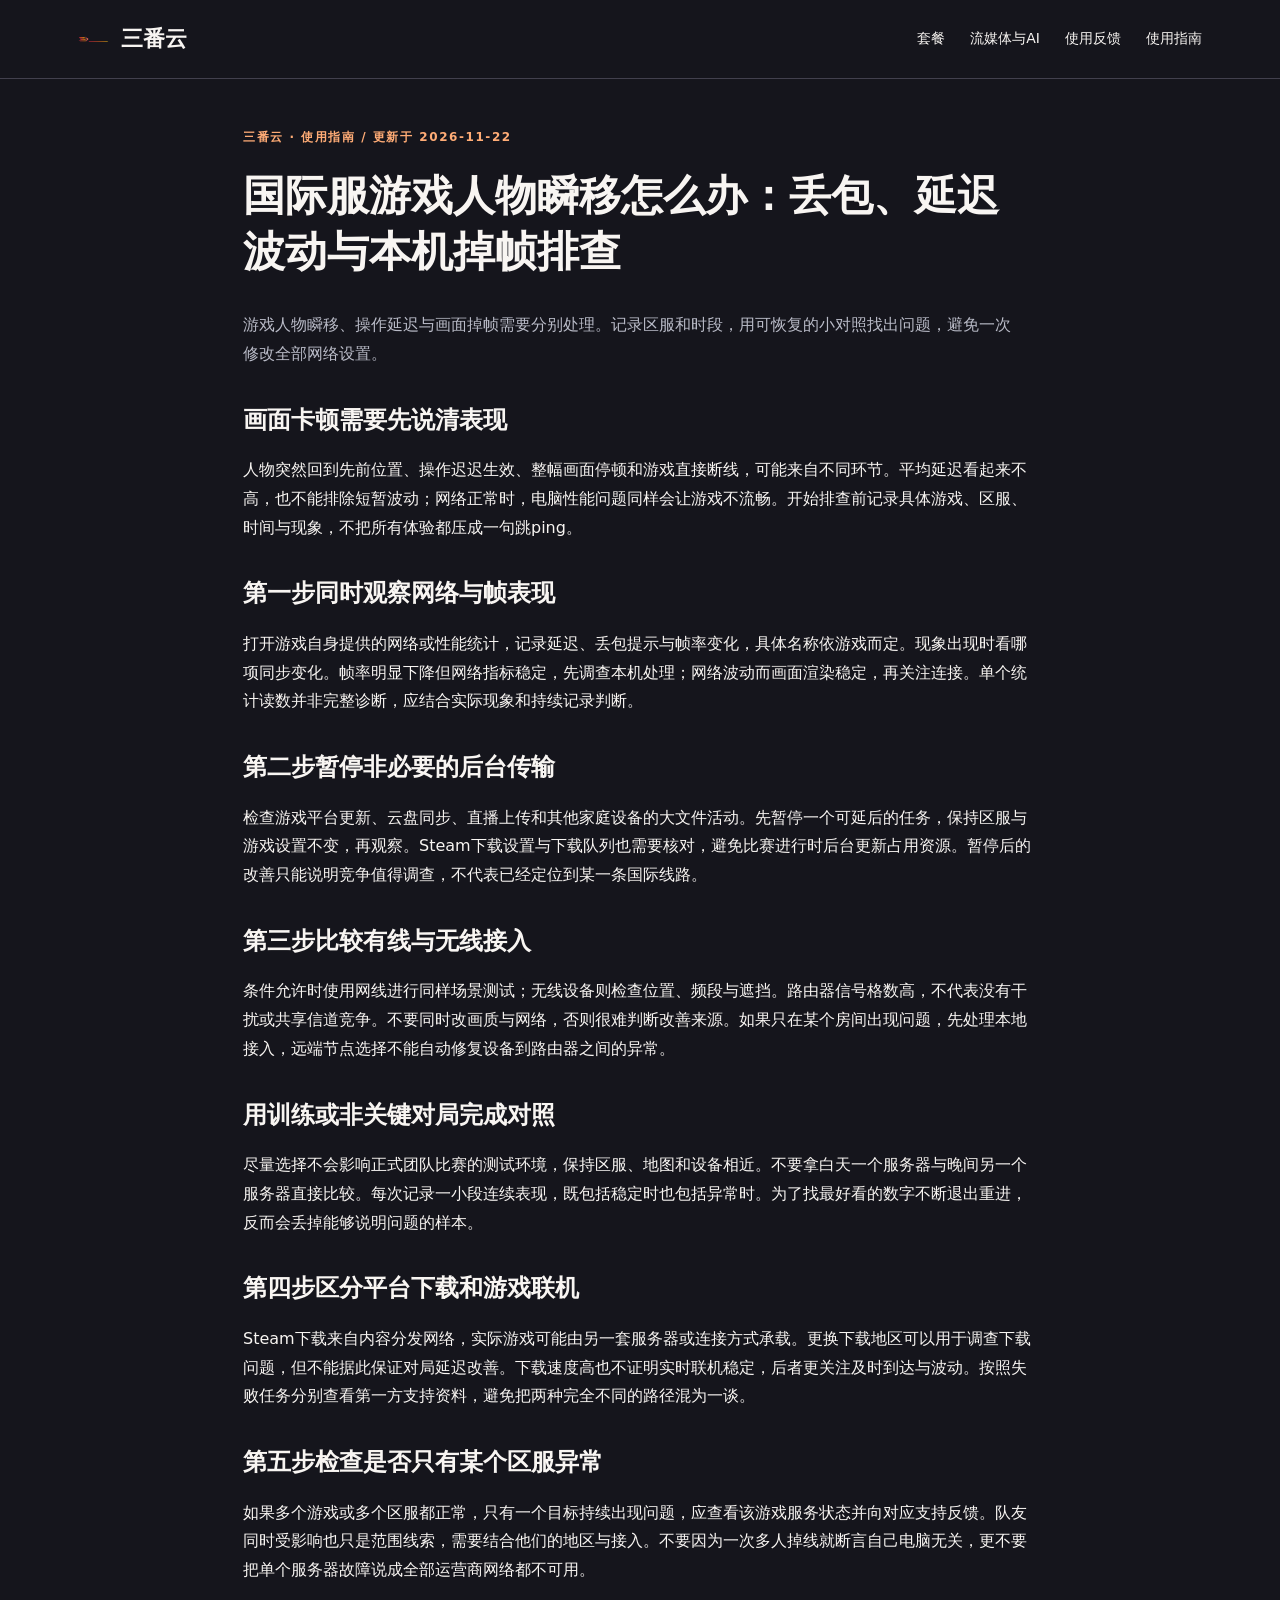
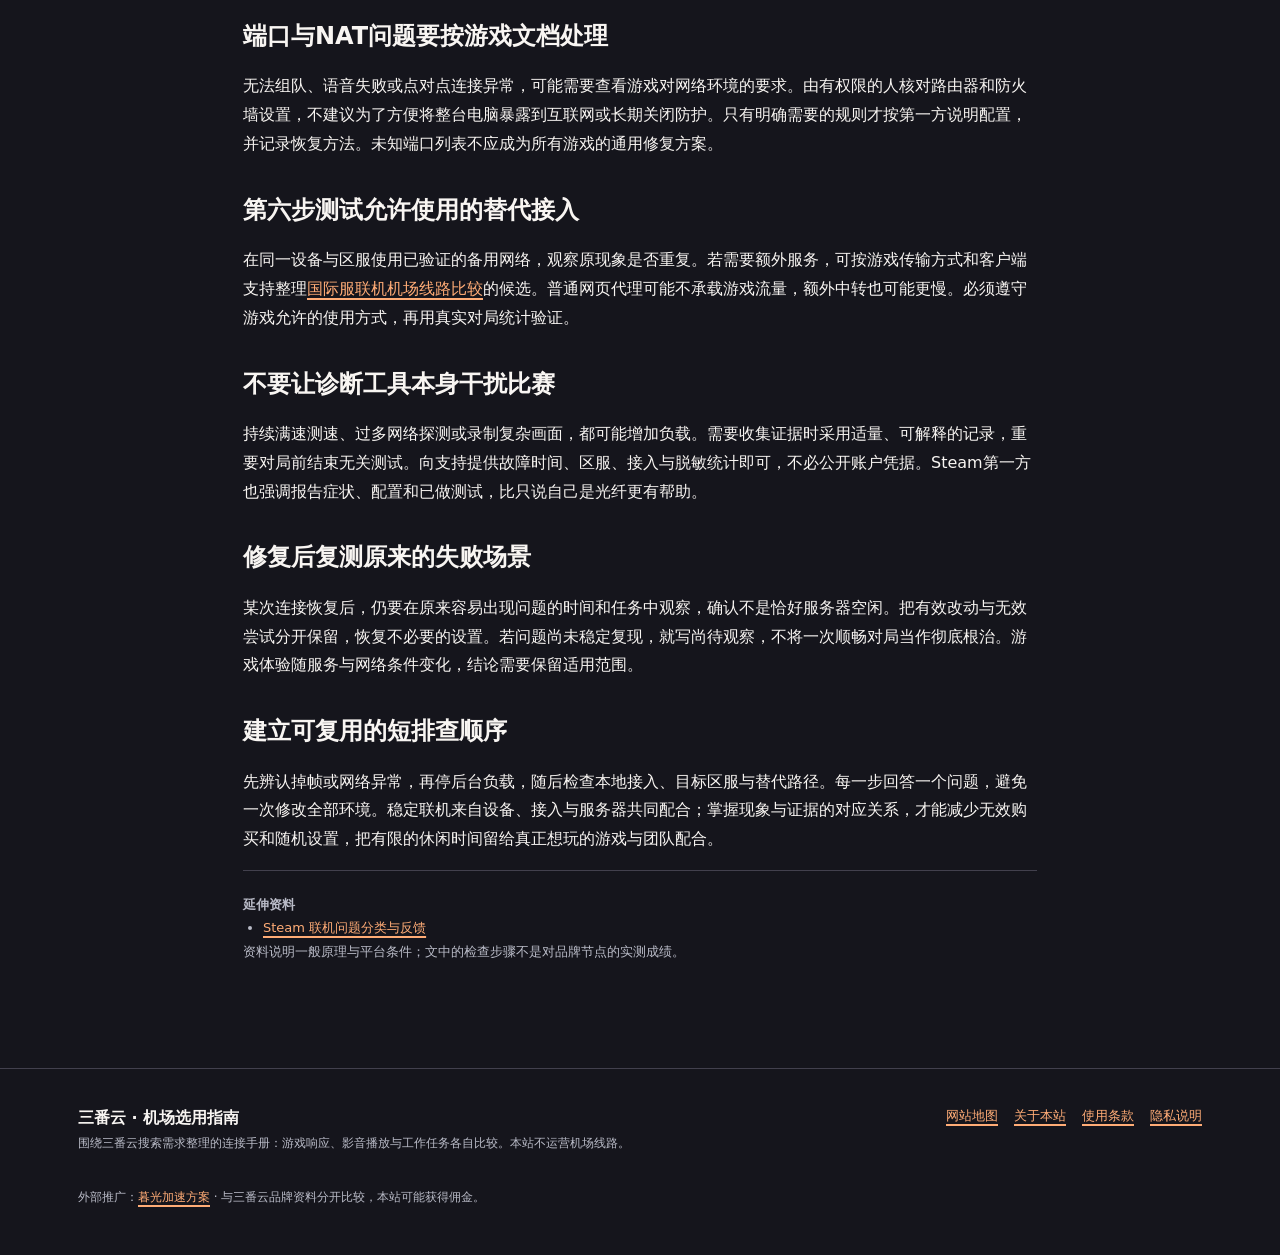
<file: gaming-packet-loss-jitter-remedy.html>
<!DOCTYPE html>

<html lang="zh-CN"><head><meta charset="utf-8"/><meta content="width=device-width,initial-scale=1" name="viewport"/><title>国际服游戏人物瞬移怎么办：丢包、延迟波动与本机掉帧排查</title><link href="style.css" rel="stylesheet"/><meta content="游戏人物瞬移、操作延迟与画面掉帧需要分别处理。记录区服和时段，用可恢复的小对照找出问题，避免一次修改全部网络设置。" name="description"/><link href="https://sanfanyun.autos/gaming-packet-loss-jitter-remedy.html" rel="canonical"/><meta content="国际服游戏人物瞬移怎么办：丢包、延迟波动与本机掉帧排查" property="og:title"/><meta content="游戏人物瞬移、操作延迟与画面掉帧需要分别处理。记录区服和时段，用可恢复的小对照找出问题，避免一次修改全部网络设置。" property="og:description"/><meta content="https://sanfanyun.autos/gaming-packet-loss-jitter-remedy.html" property="og:url"/><meta content="website" property="og:type"/><meta content="三番云选用指南" property="og:site_name"/><meta content="summary" name="twitter:card"/><link href="editorial.css" rel="stylesheet"/><script type="application/ld+json">{"@context": "https://schema.org", "@type": "WebPage", "name": "国际服游戏人物瞬移怎么办：丢包、延迟波动与本机掉帧排查", "url": "https://sanfanyun.autos/gaming-packet-loss-jitter-remedy.html", "inLanguage": "zh-CN", "description": "游戏人物瞬移、操作延迟与画面掉帧需要分别处理。记录区服和时段，用可恢复的小对照找出问题，避免一次修改全部网络设置。"}</script></head><body class="racing"><header class="site-nav"><div class="shell nav-inner"><a class="wordmark" href="index.html"><svg aria-hidden="true" class="brand-logo-svg" viewbox="0 0 230 52" xmlns="http://www.w3.org/2000/svg">
<defs>
<lineargradient id="crimsonBlade" x1="0%" x2="100%" y1="0%" y2="0%">
<stop offset="0%" stop-color="#E11D48"></stop>
<stop offset="60%" stop-color="#F97316"></stop>
<stop offset="100%" stop-color="#FACC15"></stop>
</lineargradient>
<lineargradient id="bladeGlow" x1="0%" x2="100%" y1="100%" y2="0%">
<stop offset="0%" stop-color="#9F1239"></stop>
<stop offset="100%" stop-color="#FB7185"></stop>
</lineargradient>
</defs>
<!-- Triple Aerodynamic Blades merging into Typography -->
<path d="M6 14 L52 14 L42 21 L14 21 Z" fill="url(#crimsonBlade)"></path>
<path d="M12 25 L62 25 L50 32 L20 32 Z" fill="url(#crimsonBlade)" opacity="0.9"></path>
<path d="M4 36 L68 36 L54 43 L16 43 Z" fill="url(#crimsonBlade)" opacity="0.8"></path>
<path d="M48 8 L76 26 L56 46 L64 26 Z" fill="url(#bladeGlow)"></path>
<circle cx="66" cy="26" fill="#FACC15" r="3"></circle>
<!-- Integrated Metallic Racing Typography -->
<path d="M80 43 L218 43 L210 46 L76 46 Z" fill="url(#crimsonBlade)"></path>
</svg><span>三番云</span></a><nav aria-label="主导航" class="site-links"><a href="index.html#telemetry-plans">套餐</a><a href="index.html#media-matrix">流媒体与AI</a><a href="index.html#driver-logs">使用反馈</a><a href="velocity-digest.html">使用指南</a></nav><details class="mobile-nav"><summary>导航</summary><nav aria-label="手机导航"><a href="index.html#telemetry-plans">套餐</a><a href="index.html#media-matrix">流媒体与AI</a><a href="index.html#driver-logs">使用反馈</a><a href="velocity-digest.html">使用指南</a></nav></details></div></header><main class="content-page"><p class="eyebrow">三番云 · 使用指南 / 更新于 2026-11-22</p><h1>国际服游戏人物瞬移怎么办：丢包、延迟波动与本机掉帧排查</h1><p class="section-intro">游戏人物瞬移、操作延迟与画面掉帧需要分别处理。记录区服和时段，用可恢复的小对照找出问题，避免一次修改全部网络设置。</p><div data-content="article" data-swc-article-body="2026-11-16"><h2>画面卡顿需要先说清表现</h2><p>人物突然回到先前位置、操作迟迟生效、整幅画面停顿和游戏直接断线，可能来自不同环节。平均延迟看起来不高，也不能排除短暂波动；网络正常时，电脑性能问题同样会让游戏不流畅。开始排查前记录具体游戏、区服、时间与现象，不把所有体验都压成一句跳ping。</p><h2>第一步同时观察网络与帧表现</h2><p>打开游戏自身提供的网络或性能统计，记录延迟、丢包提示与帧率变化，具体名称依游戏而定。现象出现时看哪项同步变化。帧率明显下降但网络指标稳定，先调查本机处理；网络波动而画面渲染稳定，再关注连接。单个统计读数并非完整诊断，应结合实际现象和持续记录判断。</p><h2>第二步暂停非必要的后台传输</h2><p>检查游戏平台更新、云盘同步、直播上传和其他家庭设备的大文件活动。先暂停一个可延后的任务，保持区服与游戏设置不变，再观察。Steam下载设置与下载队列也需要核对，避免比赛进行时后台更新占用资源。暂停后的改善只能说明竞争值得调查，不代表已经定位到某一条国际线路。</p><h2>第三步比较有线与无线接入</h2><p>条件允许时使用网线进行同样场景测试；无线设备则检查位置、频段与遮挡。路由器信号格数高，不代表没有干扰或共享信道竞争。不要同时改画质与网络，否则很难判断改善来源。如果只在某个房间出现问题，先处理本地接入，远端节点选择不能自动修复设备到路由器之间的异常。</p><h2>用训练或非关键对局完成对照</h2><p>尽量选择不会影响正式团队比赛的测试环境，保持区服、地图和设备相近。不要拿白天一个服务器与晚间另一个服务器直接比较。每次记录一小段连续表现，既包括稳定时也包括异常时。为了找最好看的数字不断退出重进，反而会丢掉能够说明问题的样本。</p><h2>第四步区分平台下载和游戏联机</h2><p>Steam下载来自内容分发网络，实际游戏可能由另一套服务器或连接方式承载。更换下载地区可以用于调查下载问题，但不能据此保证对局延迟改善。下载速度高也不证明实时联机稳定，后者更关注及时到达与波动。按照失败任务分别查看第一方支持资料，避免把两种完全不同的路径混为一谈。</p><h2>第五步检查是否只有某个区服异常</h2><p>如果多个游戏或多个区服都正常，只有一个目标持续出现问题，应查看该游戏服务状态并向对应支持反馈。队友同时受影响也只是范围线索，需要结合他们的地区与接入。不要因为一次多人掉线就断言自己电脑无关，更不要把单个服务器故障说成全部运营商网络都不可用。</p><h2>端口与NAT问题要按游戏文档处理</h2><p>无法组队、语音失败或点对点连接异常，可能需要查看游戏对网络环境的要求。由有权限的人核对路由器和防火墙设置，不建议为了方便将整台电脑暴露到互联网或长期关闭防护。只有明确需要的规则才按第一方说明配置，并记录恢复方法。未知端口列表不应成为所有游戏的通用修复方案。</p><h2>第六步测试允许使用的替代接入</h2><p>在同一设备与区服使用已验证的备用网络，观察原现象是否重复。若需要额外服务，可按游戏传输方式和客户端支持整理<a href="https://dajichang.mom/" rel="nofollow sponsored noopener">国际服联机机场线路比较</a>的候选。普通网页代理可能不承载游戏流量，额外中转也可能更慢。必须遵守游戏允许的使用方式，再用真实对局统计验证。</p><h2>不要让诊断工具本身干扰比赛</h2><p>持续满速测速、过多网络探测或录制复杂画面，都可能增加负载。需要收集证据时采用适量、可解释的记录，重要对局前结束无关测试。向支持提供故障时间、区服、接入与脱敏统计即可，不必公开账户凭据。Steam第一方也强调报告症状、配置和已做测试，比只说自己是光纤更有帮助。</p><h2>修复后复测原来的失败场景</h2><p>某次连接恢复后，仍要在原来容易出现问题的时间和任务中观察，确认不是恰好服务器空闲。把有效改动与无效尝试分开保留，恢复不必要的设置。若问题尚未稳定复现，就写尚待观察，不将一次顺畅对局当作彻底根治。游戏体验随服务与网络条件变化，结论需要保留适用范围。</p><h2>建立可复用的短排查顺序</h2><p>先辨认掉帧或网络异常，再停后台负载，随后检查本地接入、目标区服与替代路径。每一步回答一个问题，避免一次修改全部环境。稳定联机来自设备、接入与服务器共同配合；掌握现象与证据的对应关系，才能减少无效购买和随机设置，把有限的休闲时间留给真正想玩的游戏与团队配合。</p></div><aside class="article-sources"><strong>延伸资料</strong><ul><li><a href="https://help.steampowered.com/en/faqs/view/3e5a-cfb6-2269-d6c1">Steam 联机问题分类与反馈</a></li></ul><p>资料说明一般原理与平台条件；文中的检查步骤不是对品牌节点的实测成绩。</p></aside></main><footer class="site-footer"><div class="shell footer-inner"><div><strong>三番云 · 机场选用指南</strong><p>围绕三番云搜索需求整理的连接手册：游戏响应、影音播放与工作任务各自比较。本站不运营机场线路。</p></div><nav aria-label="页脚" class="footer-links"><a href="sitemap.html">网站地图</a><a href="about.html">关于本站</a><a href="terms.html">使用条款</a><a href="privacy.html">隐私说明</a></nav></div><div class="shell"><p class="source-line">外部推广：<a href="https://ww012.twilightaff.com/#/?code=A56DH1Af" rel="noopener nofollow sponsored" target="_blank">暮光加速方案</a> · 与三番云品牌资料分开比较，本站可能获得佣金。</p></div></footer><script defer="" src="guide.js"></script></body></html>
</file>
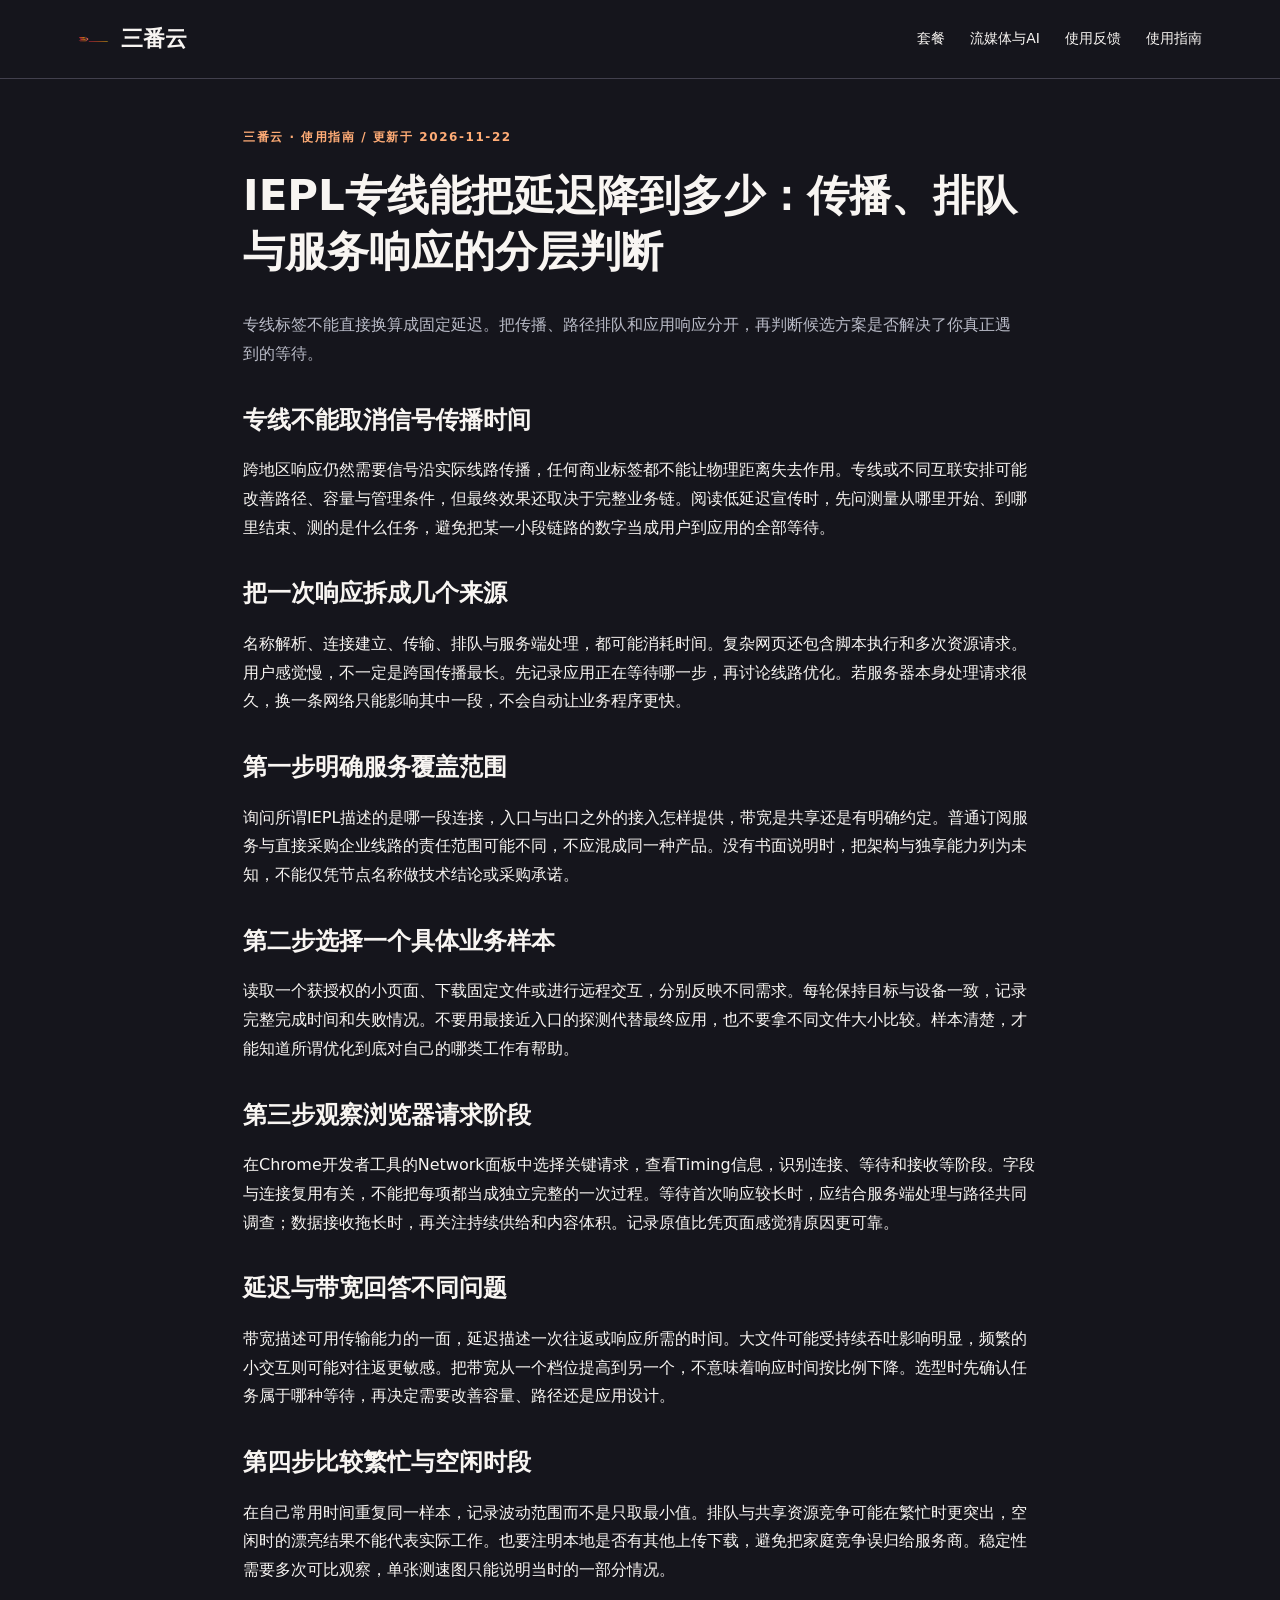
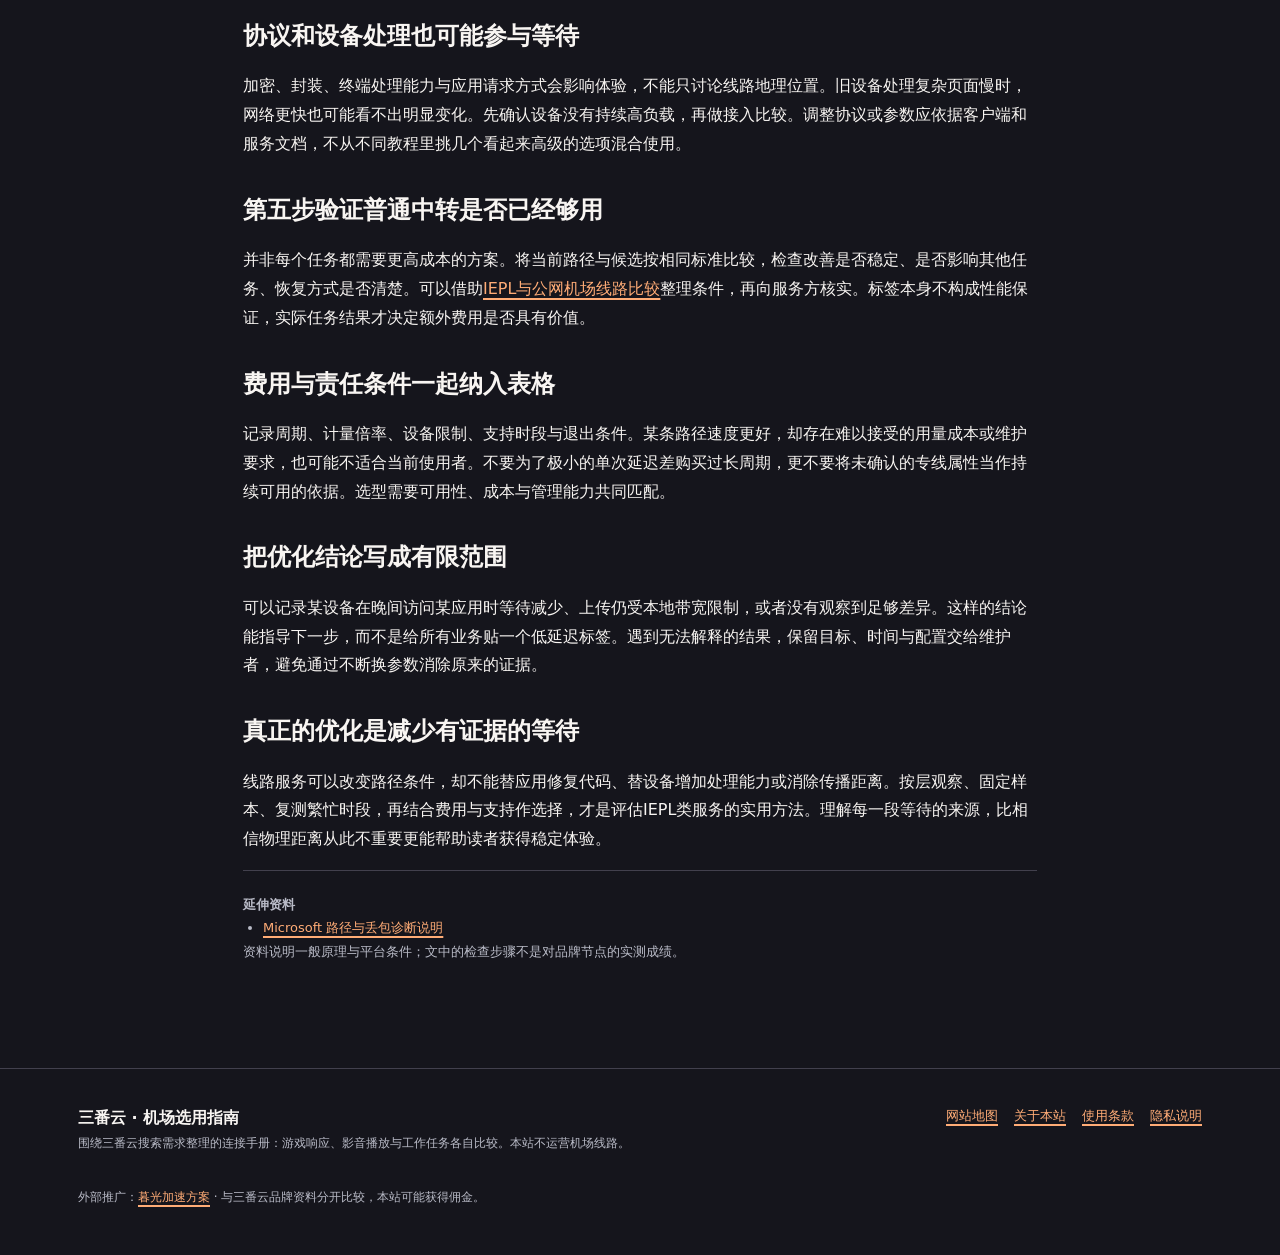
<file: iepl-leased-line-latency-optimization.html>
<!DOCTYPE html>

<html lang="zh-CN"><head><meta charset="utf-8"/><meta content="width=device-width,initial-scale=1" name="viewport"/><title>IEPL专线能把延迟降到多少：传播、排队与服务响应的分层判断</title><link href="style.css" rel="stylesheet"/><meta content="专线标签不能直接换算成固定延迟。把传播、路径排队和应用响应分开，再判断候选方案是否解决了你真正遇到的等待。" name="description"/><link href="https://sanfanyun.autos/iepl-leased-line-latency-optimization.html" rel="canonical"/><meta content="IEPL专线能把延迟降到多少：传播、排队与服务响应的分层判断" property="og:title"/><meta content="专线标签不能直接换算成固定延迟。把传播、路径排队和应用响应分开，再判断候选方案是否解决了你真正遇到的等待。" property="og:description"/><meta content="https://sanfanyun.autos/iepl-leased-line-latency-optimization.html" property="og:url"/><meta content="website" property="og:type"/><meta content="三番云选用指南" property="og:site_name"/><meta content="summary" name="twitter:card"/><link href="editorial.css" rel="stylesheet"/><script type="application/ld+json">{"@context": "https://schema.org", "@type": "WebPage", "name": "IEPL专线能把延迟降到多少：传播、排队与服务响应的分层判断", "url": "https://sanfanyun.autos/iepl-leased-line-latency-optimization.html", "inLanguage": "zh-CN", "description": "专线标签不能直接换算成固定延迟。把传播、路径排队和应用响应分开，再判断候选方案是否解决了你真正遇到的等待。"}</script></head><body class="racing"><header class="site-nav"><div class="shell nav-inner"><a class="wordmark" href="index.html"><svg aria-hidden="true" class="brand-logo-svg" viewbox="0 0 230 52" xmlns="http://www.w3.org/2000/svg">
<defs>
<lineargradient id="crimsonBlade" x1="0%" x2="100%" y1="0%" y2="0%">
<stop offset="0%" stop-color="#E11D48"></stop>
<stop offset="60%" stop-color="#F97316"></stop>
<stop offset="100%" stop-color="#FACC15"></stop>
</lineargradient>
<lineargradient id="bladeGlow" x1="0%" x2="100%" y1="100%" y2="0%">
<stop offset="0%" stop-color="#9F1239"></stop>
<stop offset="100%" stop-color="#FB7185"></stop>
</lineargradient>
</defs>
<!-- Triple Aerodynamic Blades merging into Typography -->
<path d="M6 14 L52 14 L42 21 L14 21 Z" fill="url(#crimsonBlade)"></path>
<path d="M12 25 L62 25 L50 32 L20 32 Z" fill="url(#crimsonBlade)" opacity="0.9"></path>
<path d="M4 36 L68 36 L54 43 L16 43 Z" fill="url(#crimsonBlade)" opacity="0.8"></path>
<path d="M48 8 L76 26 L56 46 L64 26 Z" fill="url(#bladeGlow)"></path>
<circle cx="66" cy="26" fill="#FACC15" r="3"></circle>
<!-- Integrated Metallic Racing Typography -->
<path d="M80 43 L218 43 L210 46 L76 46 Z" fill="url(#crimsonBlade)"></path>
</svg><span>三番云</span></a><nav aria-label="主导航" class="site-links"><a href="index.html#telemetry-plans">套餐</a><a href="index.html#media-matrix">流媒体与AI</a><a href="index.html#driver-logs">使用反馈</a><a href="velocity-digest.html">使用指南</a></nav><details class="mobile-nav"><summary>导航</summary><nav aria-label="手机导航"><a href="index.html#telemetry-plans">套餐</a><a href="index.html#media-matrix">流媒体与AI</a><a href="index.html#driver-logs">使用反馈</a><a href="velocity-digest.html">使用指南</a></nav></details></div></header><main class="content-page"><p class="eyebrow">三番云 · 使用指南 / 更新于 2026-11-22</p><h1>IEPL专线能把延迟降到多少：传播、排队与服务响应的分层判断</h1><p class="section-intro">专线标签不能直接换算成固定延迟。把传播、路径排队和应用响应分开，再判断候选方案是否解决了你真正遇到的等待。</p><div data-content="article" data-swc-article-body="2026-11-16"><h2>专线不能取消信号传播时间</h2><p>跨地区响应仍然需要信号沿实际线路传播，任何商业标签都不能让物理距离失去作用。专线或不同互联安排可能改善路径、容量与管理条件，但最终效果还取决于完整业务链。阅读低延迟宣传时，先问测量从哪里开始、到哪里结束、测的是什么任务，避免把某一小段链路的数字当成用户到应用的全部等待。</p><h2>把一次响应拆成几个来源</h2><p>名称解析、连接建立、传输、排队与服务端处理，都可能消耗时间。复杂网页还包含脚本执行和多次资源请求。用户感觉慢，不一定是跨国传播最长。先记录应用正在等待哪一步，再讨论线路优化。若服务器本身处理请求很久，换一条网络只能影响其中一段，不会自动让业务程序更快。</p><h2>第一步明确服务覆盖范围</h2><p>询问所谓IEPL描述的是哪一段连接，入口与出口之外的接入怎样提供，带宽是共享还是有明确约定。普通订阅服务与直接采购企业线路的责任范围可能不同，不应混成同一种产品。没有书面说明时，把架构与独享能力列为未知，不能仅凭节点名称做技术结论或采购承诺。</p><h2>第二步选择一个具体业务样本</h2><p>读取一个获授权的小页面、下载固定文件或进行远程交互，分别反映不同需求。每轮保持目标与设备一致，记录完整完成时间和失败情况。不要用最接近入口的探测代替最终应用，也不要拿不同文件大小比较。样本清楚，才能知道所谓优化到底对自己的哪类工作有帮助。</p><h2>第三步观察浏览器请求阶段</h2><p>在Chrome开发者工具的Network面板中选择关键请求，查看Timing信息，识别连接、等待和接收等阶段。字段与连接复用有关，不能把每项都当成独立完整的一次过程。等待首次响应较长时，应结合服务端处理与路径共同调查；数据接收拖长时，再关注持续供给和内容体积。记录原值比凭页面感觉猜原因更可靠。</p><h2>延迟与带宽回答不同问题</h2><p>带宽描述可用传输能力的一面，延迟描述一次往返或响应所需的时间。大文件可能受持续吞吐影响明显，频繁的小交互则可能对往返更敏感。把带宽从一个档位提高到另一个，不意味着响应时间按比例下降。选型时先确认任务属于哪种等待，再决定需要改善容量、路径还是应用设计。</p><h2>第四步比较繁忙与空闲时段</h2><p>在自己常用时间重复同一样本，记录波动范围而不是只取最小值。排队与共享资源竞争可能在繁忙时更突出，空闲时的漂亮结果不能代表实际工作。也要注明本地是否有其他上传下载，避免把家庭竞争误归给服务商。稳定性需要多次可比观察，单张测速图只能说明当时的一部分情况。</p><h2>协议和设备处理也可能参与等待</h2><p>加密、封装、终端处理能力与应用请求方式会影响体验，不能只讨论线路地理位置。旧设备处理复杂页面慢时，网络更快也可能看不出明显变化。先确认设备没有持续高负载，再做接入比较。调整协议或参数应依据客户端和服务文档，不从不同教程里挑几个看起来高级的选项混合使用。</p><h2>第五步验证普通中转是否已经够用</h2><p>并非每个任务都需要更高成本的方案。将当前路径与候选按相同标准比较，检查改善是否稳定、是否影响其他任务、恢复方式是否清楚。可以借助<a href="https://dajichang.mom/" rel="nofollow sponsored noopener">IEPL与公网机场线路比较</a>整理条件，再向服务方核实。标签本身不构成性能保证，实际任务结果才决定额外费用是否具有价值。</p><h2>费用与责任条件一起纳入表格</h2><p>记录周期、计量倍率、设备限制、支持时段与退出条件。某条路径速度更好，却存在难以接受的用量成本或维护要求，也可能不适合当前使用者。不要为了极小的单次延迟差购买过长周期，更不要将未确认的专线属性当作持续可用的依据。选型需要可用性、成本与管理能力共同匹配。</p><h2>把优化结论写成有限范围</h2><p>可以记录某设备在晚间访问某应用时等待减少、上传仍受本地带宽限制，或者没有观察到足够差异。这样的结论能指导下一步，而不是给所有业务贴一个低延迟标签。遇到无法解释的结果，保留目标、时间与配置交给维护者，避免通过不断换参数消除原来的证据。</p><h2>真正的优化是减少有证据的等待</h2><p>线路服务可以改变路径条件，却不能替应用修复代码、替设备增加处理能力或消除传播距离。按层观察、固定样本、复测繁忙时段，再结合费用与支持作选择，才是评估IEPL类服务的实用方法。理解每一段等待的来源，比相信物理距离从此不重要更能帮助读者获得稳定体验。</p></div><aside class="article-sources"><strong>延伸资料</strong><ul><li><a href="https://learn.microsoft.com/windows-server/administration/windows-commands/pathping">Microsoft 路径与丢包诊断说明</a></li></ul><p>资料说明一般原理与平台条件；文中的检查步骤不是对品牌节点的实测成绩。</p></aside></main><footer class="site-footer"><div class="shell footer-inner"><div><strong>三番云 · 机场选用指南</strong><p>围绕三番云搜索需求整理的连接手册：游戏响应、影音播放与工作任务各自比较。本站不运营机场线路。</p></div><nav aria-label="页脚" class="footer-links"><a href="sitemap.html">网站地图</a><a href="about.html">关于本站</a><a href="terms.html">使用条款</a><a href="privacy.html">隐私说明</a></nav></div><div class="shell"><p class="source-line">外部推广：<a href="https://ww012.twilightaff.com/#/?code=A56DH1Af" rel="noopener nofollow sponsored" target="_blank">暮光加速方案</a> · 与三番云品牌资料分开比较，本站可能获得佣金。</p></div></footer><script defer="" src="guide.js"></script></body></html>
</file>
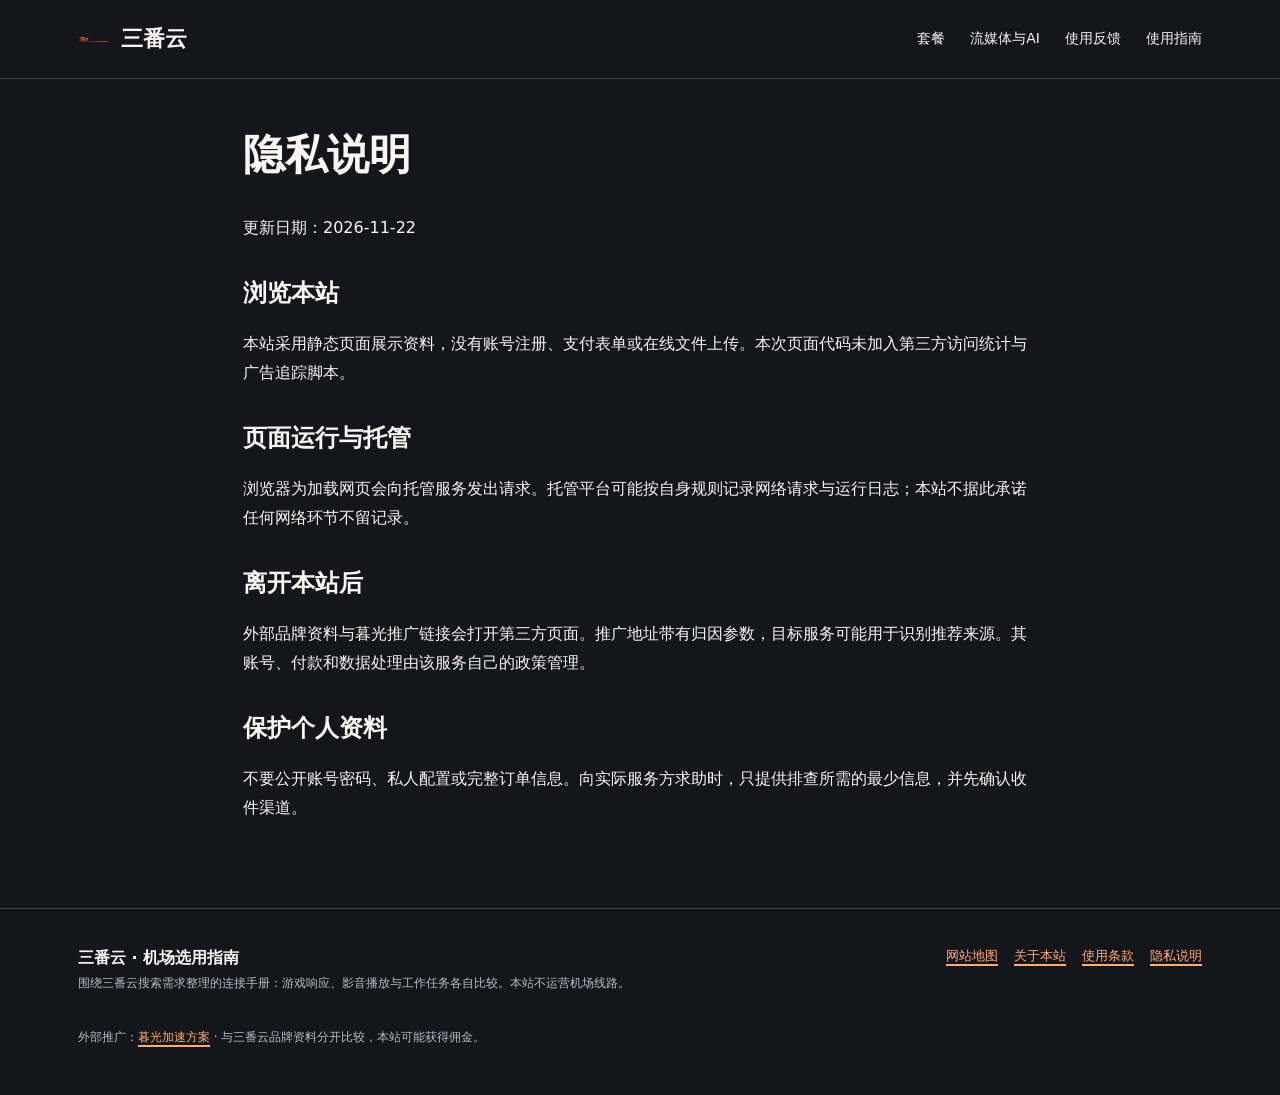
<file: privacy.html>
<!DOCTYPE html>

<html lang="zh-CN"><head><meta charset="utf-8"/><meta content="width=device-width,initial-scale=1" name="viewport"/><title>三番云选用指南｜隐私说明</title><link href="style.css" rel="stylesheet"/><meta content="本静态页面的资料处理与外部链接说明。" name="description"/><link href="https://sanfanyun.autos/privacy.html" rel="canonical"/><meta content="三番云选用指南｜隐私说明" property="og:title"/><meta content="本静态页面的资料处理与外部链接说明。" property="og:description"/><meta content="https://sanfanyun.autos/privacy.html" property="og:url"/><meta content="website" property="og:type"/><meta content="三番云选用指南" property="og:site_name"/><meta content="summary" name="twitter:card"/><link href="editorial.css" rel="stylesheet"/><script type="application/ld+json">{"@context": "https://schema.org", "@type": "WebPage", "name": "三番云选用指南｜隐私说明", "url": "https://sanfanyun.autos/privacy.html", "inLanguage": "zh-CN", "description": "本静态页面的资料处理与外部链接说明。"}</script></head><body class="racing"><header class="site-nav"><div class="shell nav-inner"><a class="wordmark" href="index.html"><svg aria-hidden="true" class="brand-logo-svg" viewbox="0 0 230 52" xmlns="http://www.w3.org/2000/svg">
<defs>
<lineargradient id="crimsonBlade" x1="0%" x2="100%" y1="0%" y2="0%">
<stop offset="0%" stop-color="#E11D48"></stop>
<stop offset="60%" stop-color="#F97316"></stop>
<stop offset="100%" stop-color="#FACC15"></stop>
</lineargradient>
<lineargradient id="bladeGlow" x1="0%" x2="100%" y1="100%" y2="0%">
<stop offset="0%" stop-color="#9F1239"></stop>
<stop offset="100%" stop-color="#FB7185"></stop>
</lineargradient>
</defs>
<!-- Triple Aerodynamic Blades merging into Typography -->
<path d="M6 14 L52 14 L42 21 L14 21 Z" fill="url(#crimsonBlade)"></path>
<path d="M12 25 L62 25 L50 32 L20 32 Z" fill="url(#crimsonBlade)" opacity="0.9"></path>
<path d="M4 36 L68 36 L54 43 L16 43 Z" fill="url(#crimsonBlade)" opacity="0.8"></path>
<path d="M48 8 L76 26 L56 46 L64 26 Z" fill="url(#bladeGlow)"></path>
<circle cx="66" cy="26" fill="#FACC15" r="3"></circle>
<!-- Integrated Metallic Racing Typography -->
<path d="M80 43 L218 43 L210 46 L76 46 Z" fill="url(#crimsonBlade)"></path>
</svg><span>三番云</span></a><nav aria-label="主导航" class="site-links"><a href="index.html#telemetry-plans">套餐</a><a href="index.html#media-matrix">流媒体与AI</a><a href="index.html#driver-logs">使用反馈</a><a href="velocity-digest.html">使用指南</a></nav><details class="mobile-nav"><summary>导航</summary><nav aria-label="手机导航"><a href="index.html#telemetry-plans">套餐</a><a href="index.html#media-matrix">流媒体与AI</a><a href="index.html#driver-logs">使用反馈</a><a href="velocity-digest.html">使用指南</a></nav></details></div></header><main class="content-page"><h1>隐私说明</h1><p>更新日期：2026-11-22</p><h2>浏览本站</h2><p>本站采用静态页面展示资料，没有账号注册、支付表单或在线文件上传。本次页面代码未加入第三方访问统计与广告追踪脚本。</p><h2>页面运行与托管</h2><p>浏览器为加载网页会向托管服务发出请求。托管平台可能按自身规则记录网络请求与运行日志；本站不据此承诺任何网络环节不留记录。</p><h2>离开本站后</h2><p>外部品牌资料与暮光推广链接会打开第三方页面。推广地址带有归因参数，目标服务可能用于识别推荐来源。其账号、付款和数据处理由该服务自己的政策管理。</p><h2>保护个人资料</h2><p>不要公开账号密码、私人配置或完整订单信息。向实际服务方求助时，只提供排查所需的最少信息，并先确认收件渠道。</p></main><footer class="site-footer"><div class="shell footer-inner"><div><strong>三番云 · 机场选用指南</strong><p>围绕三番云搜索需求整理的连接手册：游戏响应、影音播放与工作任务各自比较。本站不运营机场线路。</p></div><nav aria-label="页脚" class="footer-links"><a href="sitemap.html">网站地图</a><a href="about.html">关于本站</a><a href="terms.html">使用条款</a><a href="privacy.html">隐私说明</a></nav></div><div class="shell"><p class="source-line">外部推广：<a href="https://ww012.twilightaff.com/#/?code=A56DH1Af" rel="noopener nofollow sponsored" target="_blank">暮光加速方案</a> · 与三番云品牌资料分开比较，本站可能获得佣金。</p></div></footer><script defer="" src="guide.js"></script></body></html>
</file>
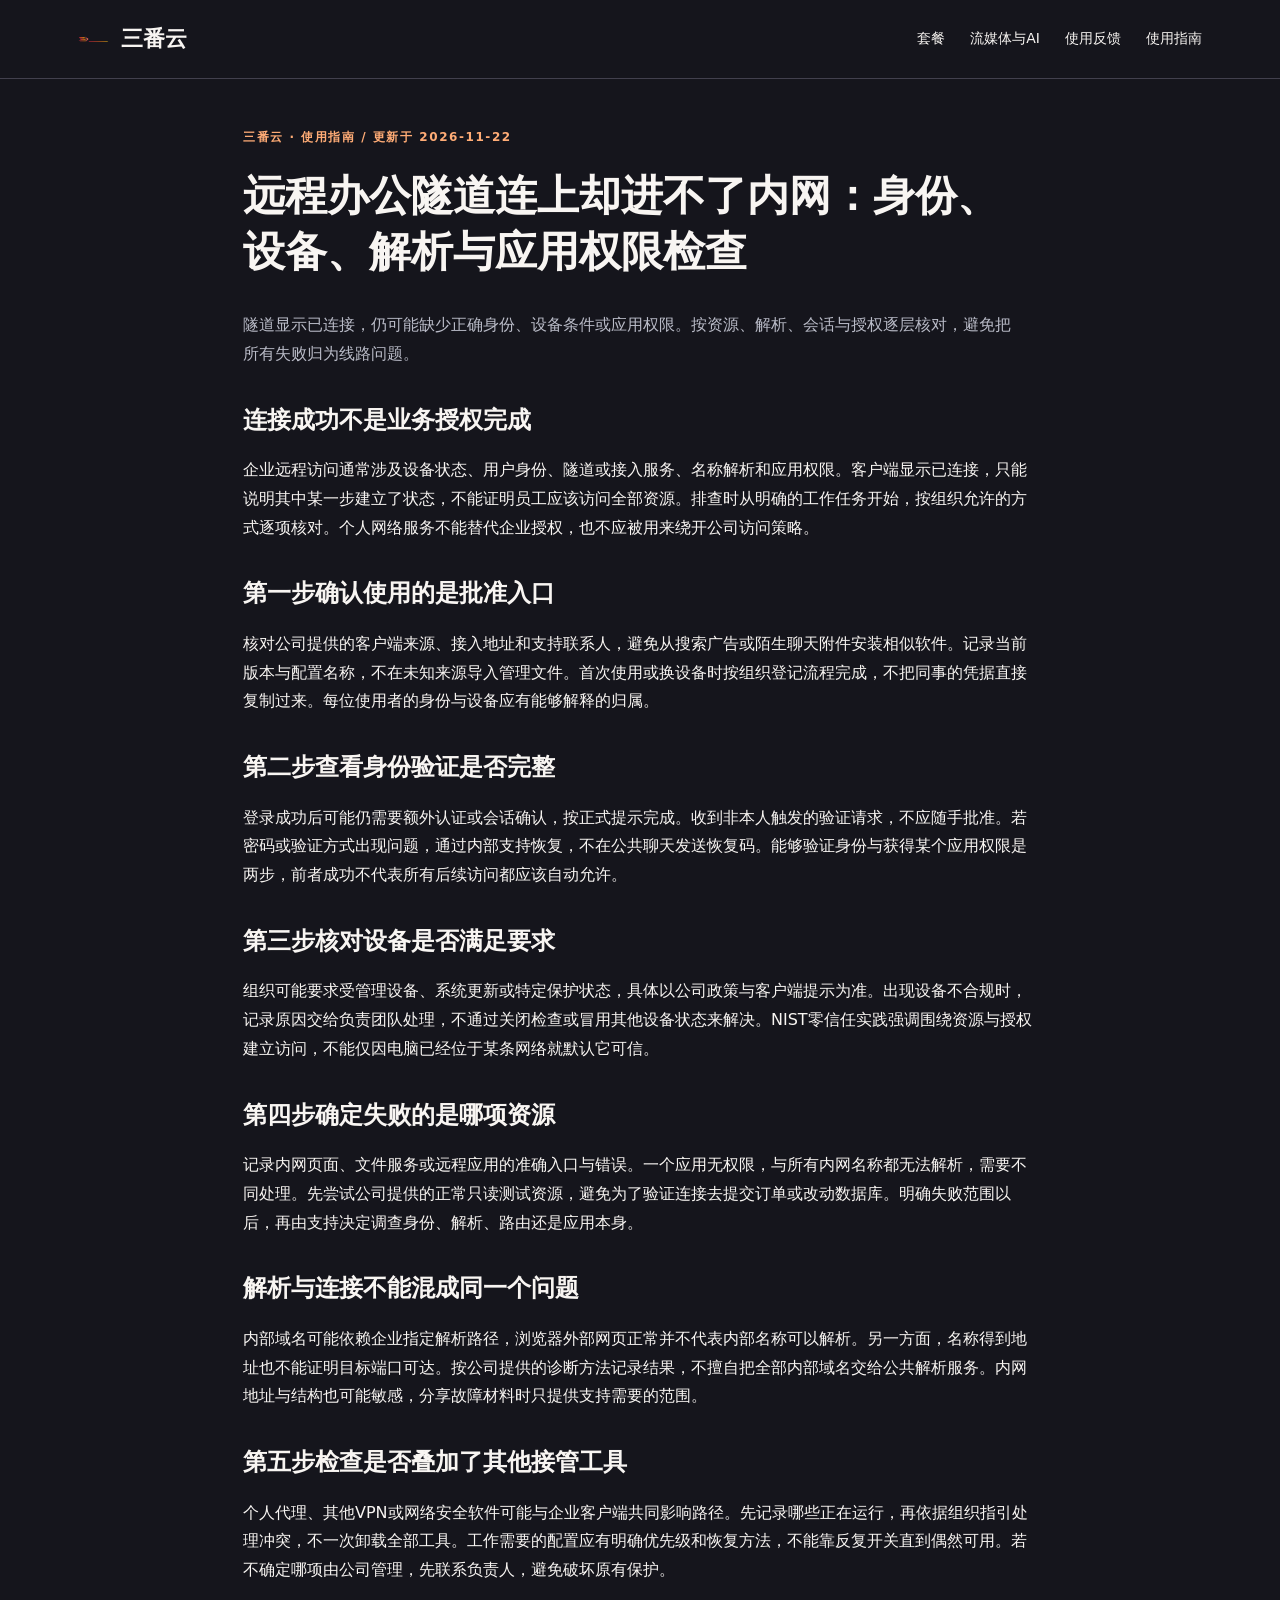
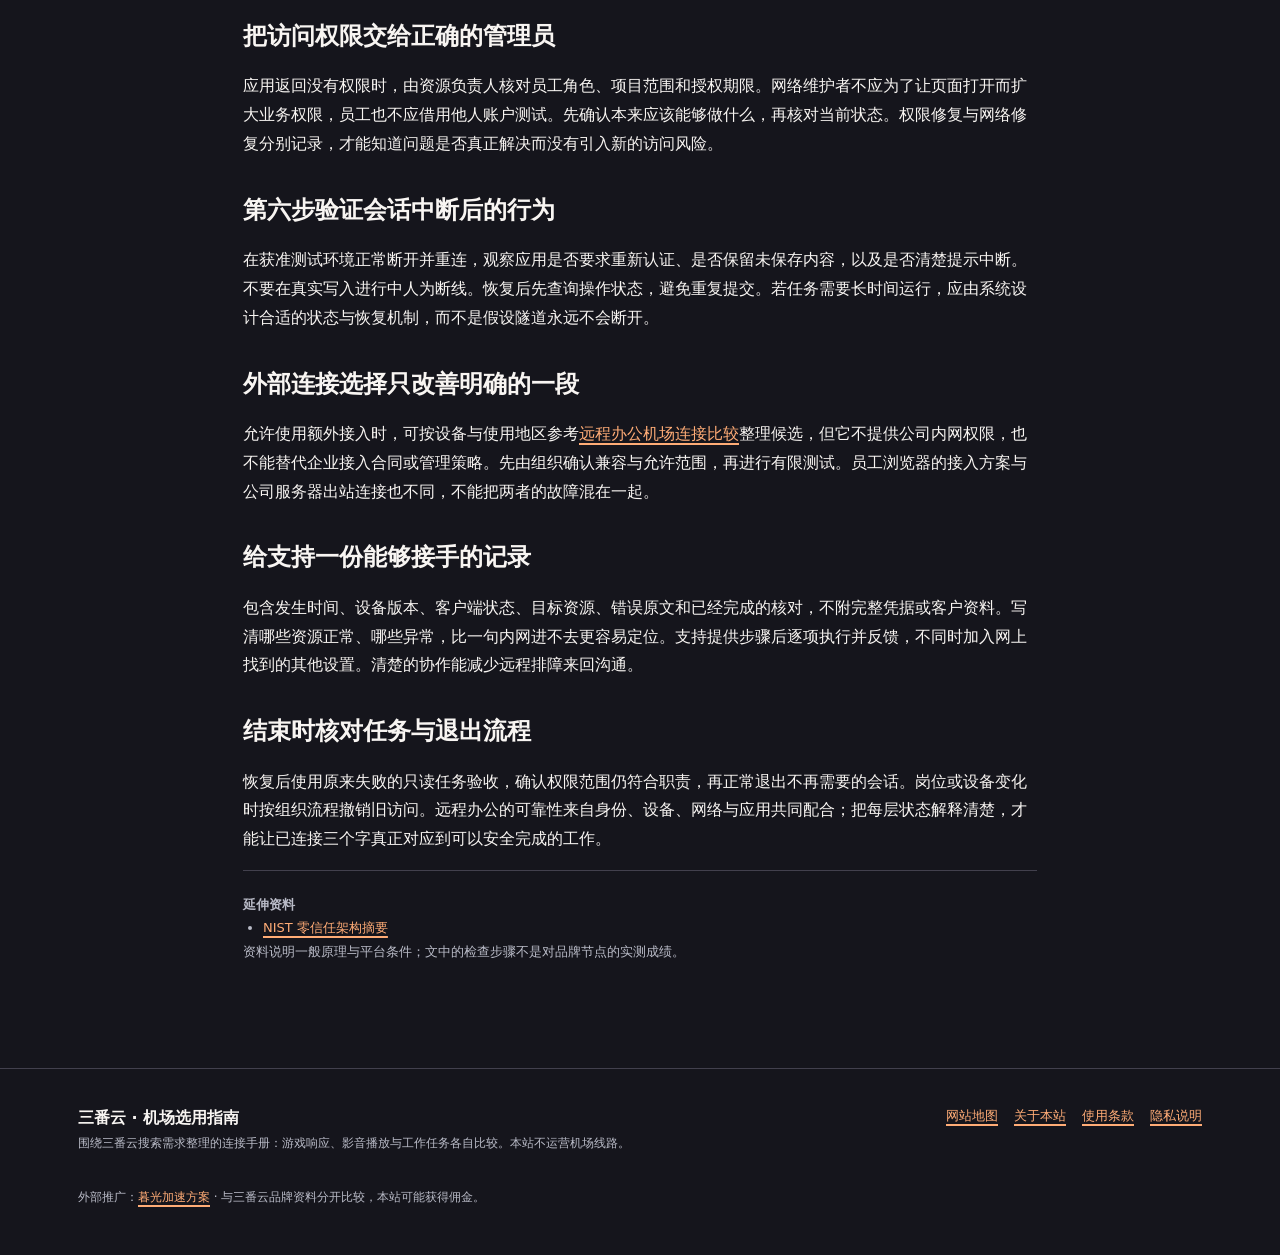
<file: remote-work-enterprise-tunnel-security.html>
<!DOCTYPE html>

<html lang="zh-CN"><head><meta charset="utf-8"/><meta content="width=device-width,initial-scale=1" name="viewport"/><title>远程办公隧道连上却进不了内网：身份、设备、解析与应用权限检查</title><link href="style.css" rel="stylesheet"/><meta content="隧道显示已连接，仍可能缺少正确身份、设备条件或应用权限。按资源、解析、会话与授权逐层核对，避免把所有失败归为线路问题。" name="description"/><link href="https://sanfanyun.autos/remote-work-enterprise-tunnel-security.html" rel="canonical"/><meta content="远程办公隧道连上却进不了内网：身份、设备、解析与应用权限检查" property="og:title"/><meta content="隧道显示已连接，仍可能缺少正确身份、设备条件或应用权限。按资源、解析、会话与授权逐层核对，避免把所有失败归为线路问题。" property="og:description"/><meta content="https://sanfanyun.autos/remote-work-enterprise-tunnel-security.html" property="og:url"/><meta content="website" property="og:type"/><meta content="三番云选用指南" property="og:site_name"/><meta content="summary" name="twitter:card"/><link href="editorial.css" rel="stylesheet"/><script type="application/ld+json">{"@context": "https://schema.org", "@type": "WebPage", "name": "远程办公隧道连上却进不了内网：身份、设备、解析与应用权限检查", "url": "https://sanfanyun.autos/remote-work-enterprise-tunnel-security.html", "inLanguage": "zh-CN", "description": "隧道显示已连接，仍可能缺少正确身份、设备条件或应用权限。按资源、解析、会话与授权逐层核对，避免把所有失败归为线路问题。"}</script></head><body class="racing"><header class="site-nav"><div class="shell nav-inner"><a class="wordmark" href="index.html"><svg aria-hidden="true" class="brand-logo-svg" viewbox="0 0 230 52" xmlns="http://www.w3.org/2000/svg">
<defs>
<lineargradient id="crimsonBlade" x1="0%" x2="100%" y1="0%" y2="0%">
<stop offset="0%" stop-color="#E11D48"></stop>
<stop offset="60%" stop-color="#F97316"></stop>
<stop offset="100%" stop-color="#FACC15"></stop>
</lineargradient>
<lineargradient id="bladeGlow" x1="0%" x2="100%" y1="100%" y2="0%">
<stop offset="0%" stop-color="#9F1239"></stop>
<stop offset="100%" stop-color="#FB7185"></stop>
</lineargradient>
</defs>
<!-- Triple Aerodynamic Blades merging into Typography -->
<path d="M6 14 L52 14 L42 21 L14 21 Z" fill="url(#crimsonBlade)"></path>
<path d="M12 25 L62 25 L50 32 L20 32 Z" fill="url(#crimsonBlade)" opacity="0.9"></path>
<path d="M4 36 L68 36 L54 43 L16 43 Z" fill="url(#crimsonBlade)" opacity="0.8"></path>
<path d="M48 8 L76 26 L56 46 L64 26 Z" fill="url(#bladeGlow)"></path>
<circle cx="66" cy="26" fill="#FACC15" r="3"></circle>
<!-- Integrated Metallic Racing Typography -->
<path d="M80 43 L218 43 L210 46 L76 46 Z" fill="url(#crimsonBlade)"></path>
</svg><span>三番云</span></a><nav aria-label="主导航" class="site-links"><a href="index.html#telemetry-plans">套餐</a><a href="index.html#media-matrix">流媒体与AI</a><a href="index.html#driver-logs">使用反馈</a><a href="velocity-digest.html">使用指南</a></nav><details class="mobile-nav"><summary>导航</summary><nav aria-label="手机导航"><a href="index.html#telemetry-plans">套餐</a><a href="index.html#media-matrix">流媒体与AI</a><a href="index.html#driver-logs">使用反馈</a><a href="velocity-digest.html">使用指南</a></nav></details></div></header><main class="content-page"><p class="eyebrow">三番云 · 使用指南 / 更新于 2026-11-22</p><h1>远程办公隧道连上却进不了内网：身份、设备、解析与应用权限检查</h1><p class="section-intro">隧道显示已连接，仍可能缺少正确身份、设备条件或应用权限。按资源、解析、会话与授权逐层核对，避免把所有失败归为线路问题。</p><div data-content="article" data-swc-article-body="2026-11-16"><h2>连接成功不是业务授权完成</h2><p>企业远程访问通常涉及设备状态、用户身份、隧道或接入服务、名称解析和应用权限。客户端显示已连接，只能说明其中某一步建立了状态，不能证明员工应该访问全部资源。排查时从明确的工作任务开始，按组织允许的方式逐项核对。个人网络服务不能替代企业授权，也不应被用来绕开公司访问策略。</p><h2>第一步确认使用的是批准入口</h2><p>核对公司提供的客户端来源、接入地址和支持联系人，避免从搜索广告或陌生聊天附件安装相似软件。记录当前版本与配置名称，不在未知来源导入管理文件。首次使用或换设备时按组织登记流程完成，不把同事的凭据直接复制过来。每位使用者的身份与设备应有能够解释的归属。</p><h2>第二步查看身份验证是否完整</h2><p>登录成功后可能仍需要额外认证或会话确认，按正式提示完成。收到非本人触发的验证请求，不应随手批准。若密码或验证方式出现问题，通过内部支持恢复，不在公共聊天发送恢复码。能够验证身份与获得某个应用权限是两步，前者成功不代表所有后续访问都应该自动允许。</p><h2>第三步核对设备是否满足要求</h2><p>组织可能要求受管理设备、系统更新或特定保护状态，具体以公司政策与客户端提示为准。出现设备不合规时，记录原因交给负责团队处理，不通过关闭检查或冒用其他设备状态来解决。NIST零信任实践强调围绕资源与授权建立访问，不能仅因电脑已经位于某条网络就默认它可信。</p><h2>第四步确定失败的是哪项资源</h2><p>记录内网页面、文件服务或远程应用的准确入口与错误。一个应用无权限，与所有内网名称都无法解析，需要不同处理。先尝试公司提供的正常只读测试资源，避免为了验证连接去提交订单或改动数据库。明确失败范围以后，再由支持决定调查身份、解析、路由还是应用本身。</p><h2>解析与连接不能混成同一个问题</h2><p>内部域名可能依赖企业指定解析路径，浏览器外部网页正常并不代表内部名称可以解析。另一方面，名称得到地址也不能证明目标端口可达。按公司提供的诊断方法记录结果，不擅自把全部内部域名交给公共解析服务。内网地址与结构也可能敏感，分享故障材料时只提供支持需要的范围。</p><h2>第五步检查是否叠加了其他接管工具</h2><p>个人代理、其他VPN或网络安全软件可能与企业客户端共同影响路径。先记录哪些正在运行，再依据组织指引处理冲突，不一次卸载全部工具。工作需要的配置应有明确优先级和恢复方法，不能靠反复开关直到偶然可用。若不确定哪项由公司管理，先联系负责人，避免破坏原有保护。</p><h2>把访问权限交给正确的管理员</h2><p>应用返回没有权限时，由资源负责人核对员工角色、项目范围和授权期限。网络维护者不应为了让页面打开而扩大业务权限，员工也不应借用他人账户测试。先确认本来应该能够做什么，再核对当前状态。权限修复与网络修复分别记录，才能知道问题是否真正解决而没有引入新的访问风险。</p><h2>第六步验证会话中断后的行为</h2><p>在获准测试环境正常断开并重连，观察应用是否要求重新认证、是否保留未保存内容，以及是否清楚提示中断。不要在真实写入进行中人为断线。恢复后先查询操作状态，避免重复提交。若任务需要长时间运行，应由系统设计合适的状态与恢复机制，而不是假设隧道永远不会断开。</p><h2>外部连接选择只改善明确的一段</h2><p>允许使用额外接入时，可按设备与使用地区参考<a href="https://dajichang.mom/" rel="nofollow sponsored noopener">远程办公机场连接比较</a>整理候选，但它不提供公司内网权限，也不能替代企业接入合同或管理策略。先由组织确认兼容与允许范围，再进行有限测试。员工浏览器的接入方案与公司服务器出站连接也不同，不能把两者的故障混在一起。</p><h2>给支持一份能够接手的记录</h2><p>包含发生时间、设备版本、客户端状态、目标资源、错误原文和已经完成的核对，不附完整凭据或客户资料。写清哪些资源正常、哪些异常，比一句内网进不去更容易定位。支持提供步骤后逐项执行并反馈，不同时加入网上找到的其他设置。清楚的协作能减少远程排障来回沟通。</p><h2>结束时核对任务与退出流程</h2><p>恢复后使用原来失败的只读任务验收，确认权限范围仍符合职责，再正常退出不再需要的会话。岗位或设备变化时按组织流程撤销旧访问。远程办公的可靠性来自身份、设备、网络与应用共同配合；把每层状态解释清楚，才能让已连接三个字真正对应到可以安全完成的工作。</p></div><aside class="article-sources"><strong>延伸资料</strong><ul><li><a href="https://csrc.nist.gov/pubs/sp/800/207/final">NIST 零信任架构摘要</a></li></ul><p>资料说明一般原理与平台条件；文中的检查步骤不是对品牌节点的实测成绩。</p></aside></main><footer class="site-footer"><div class="shell footer-inner"><div><strong>三番云 · 机场选用指南</strong><p>围绕三番云搜索需求整理的连接手册：游戏响应、影音播放与工作任务各自比较。本站不运营机场线路。</p></div><nav aria-label="页脚" class="footer-links"><a href="sitemap.html">网站地图</a><a href="about.html">关于本站</a><a href="terms.html">使用条款</a><a href="privacy.html">隐私说明</a></nav></div><div class="shell"><p class="source-line">外部推广：<a href="https://ww012.twilightaff.com/#/?code=A56DH1Af" rel="noopener nofollow sponsored" target="_blank">暮光加速方案</a> · 与三番云品牌资料分开比较，本站可能获得佣金。</p></div></footer><script defer="" src="guide.js"></script></body></html>
</file>
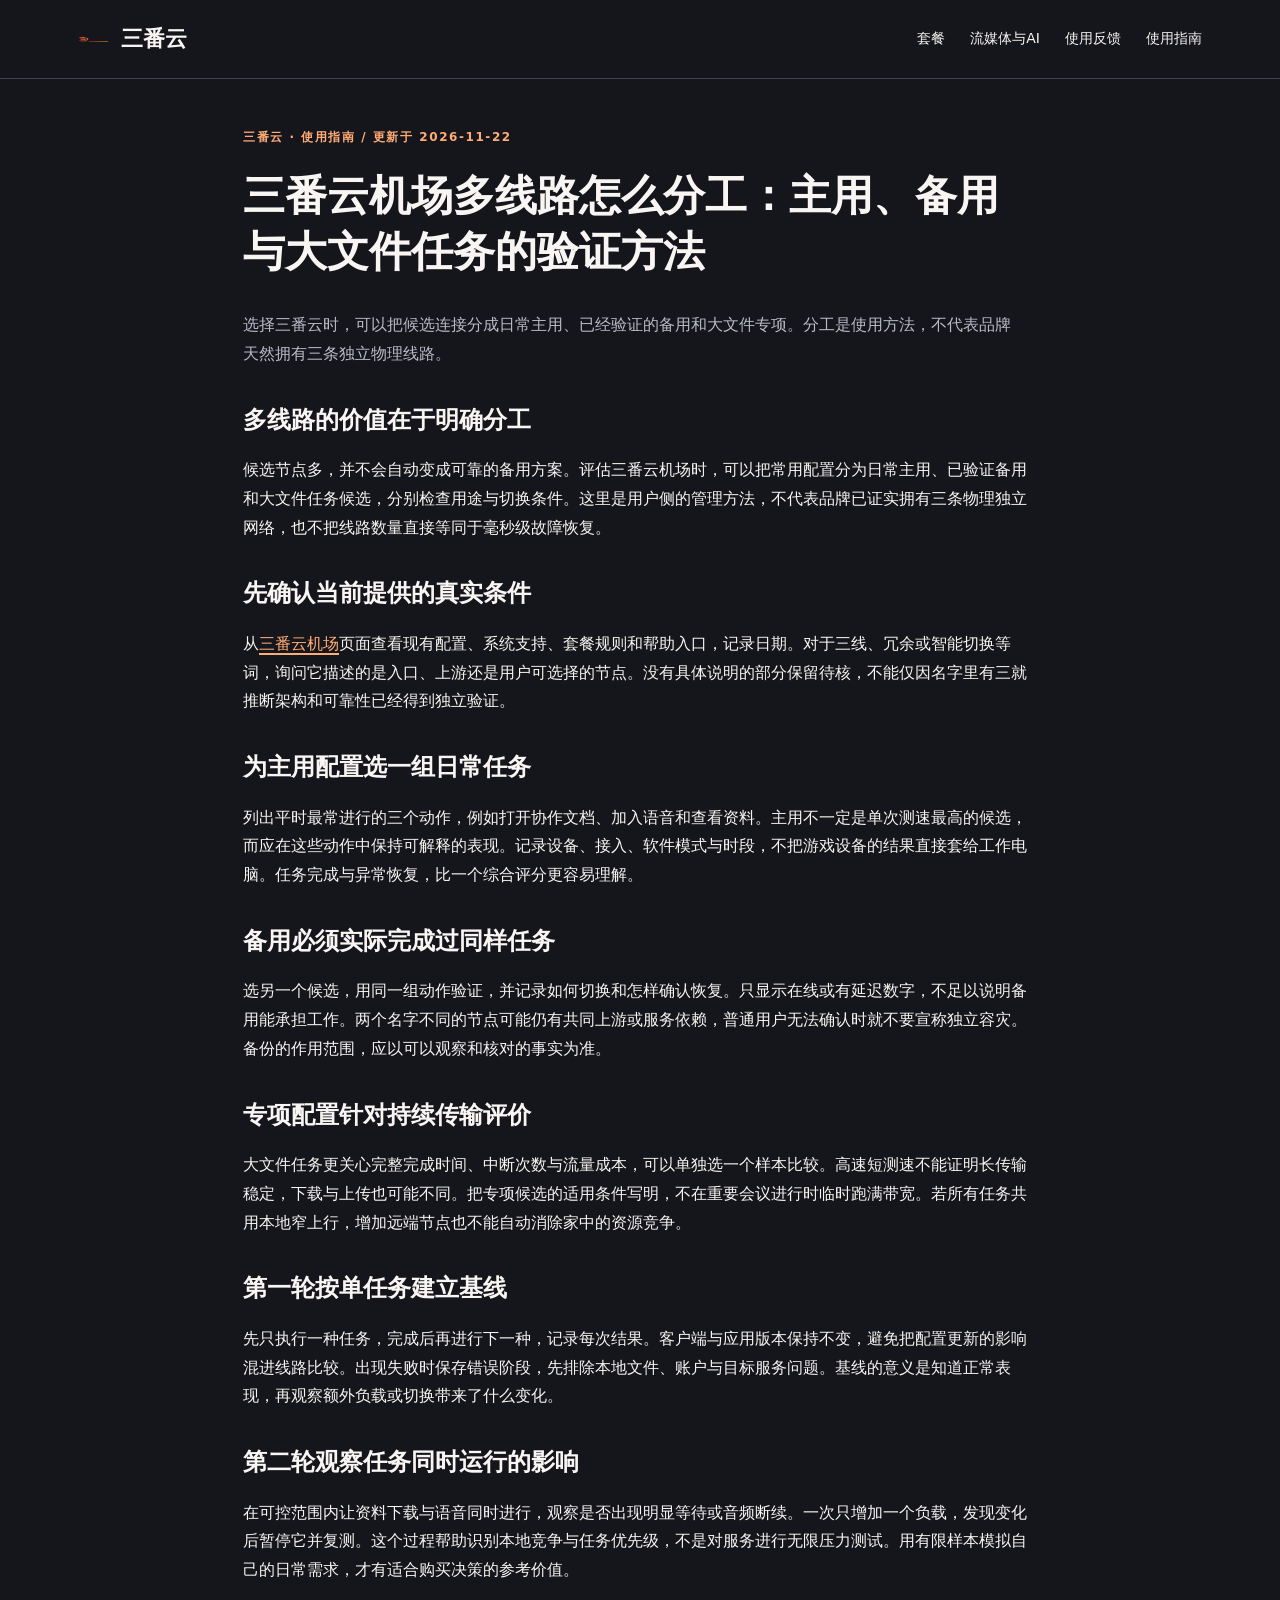
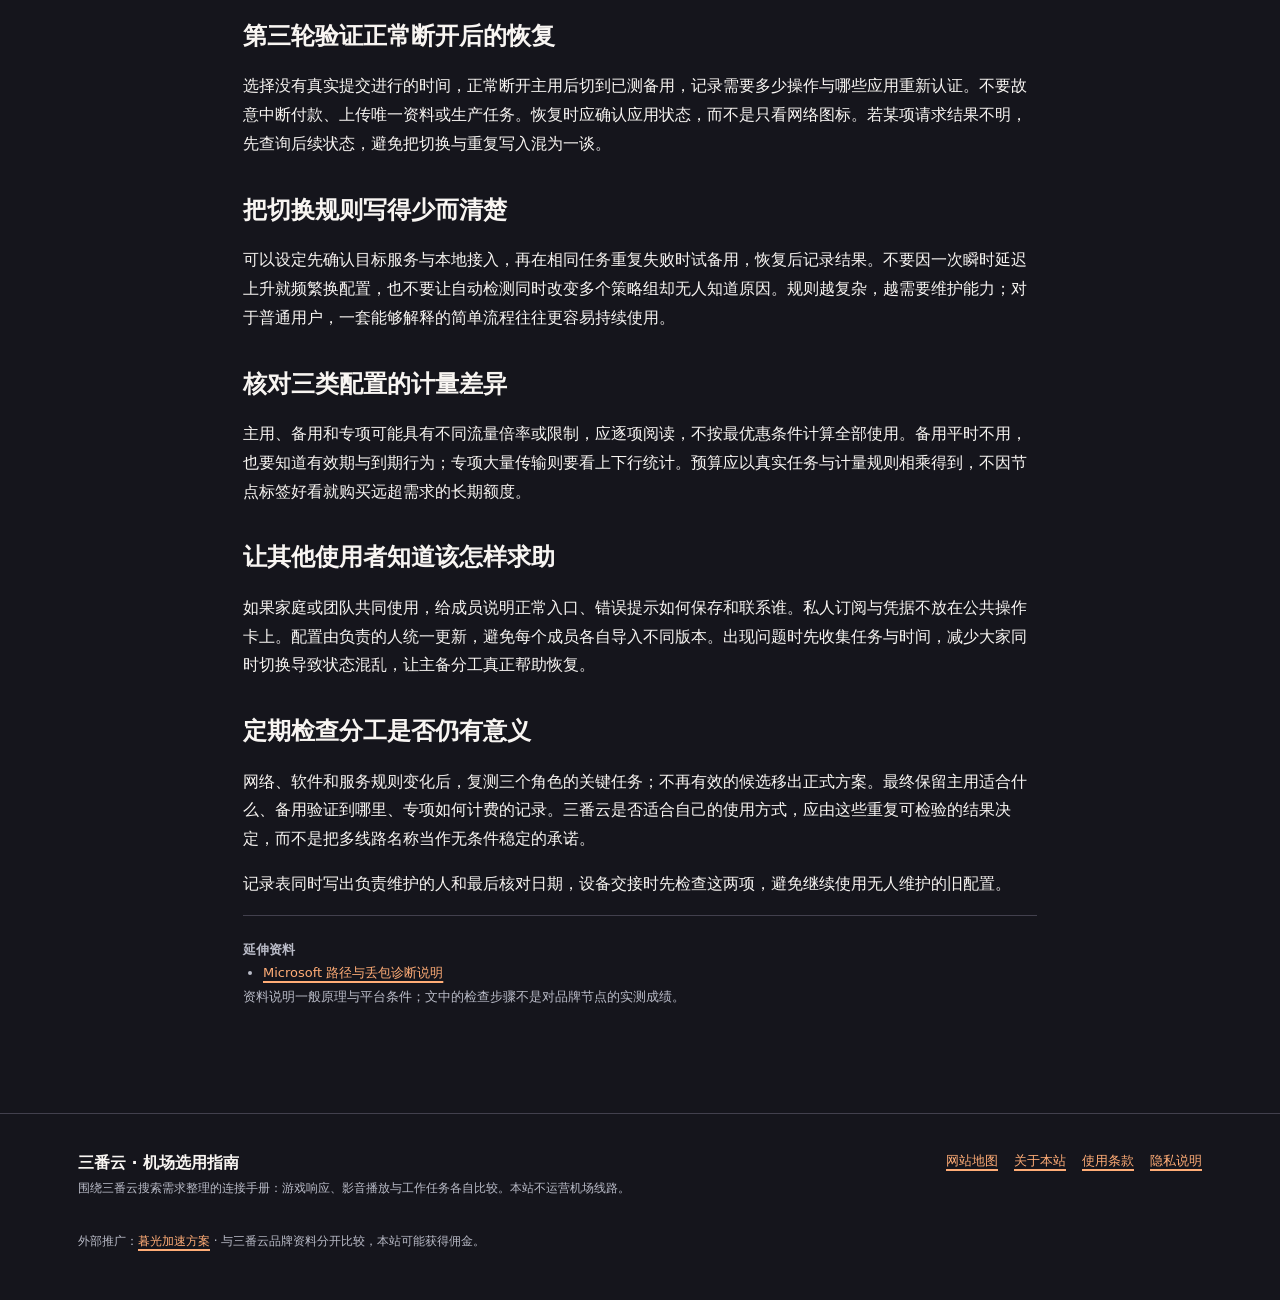
<file: sanfanyun-triple-link-architecture.html>
<!DOCTYPE html>

<html lang="zh-CN"><head><meta charset="utf-8"/><meta content="width=device-width,initial-scale=1" name="viewport"/><title>三番云机场多线路怎么分工：主用、备用与大文件任务的验证方法</title><link href="style.css" rel="stylesheet"/><meta content="选择三番云时，可以把候选连接分成日常主用、已经验证的备用和大文件专项。分工是使用方法，不代表品牌天然拥有三条独立物理线路。" name="description"/><link href="https://sanfanyun.autos/sanfanyun-triple-link-architecture.html" rel="canonical"/><meta content="三番云机场多线路怎么分工：主用、备用与大文件任务的验证方法" property="og:title"/><meta content="选择三番云时，可以把候选连接分成日常主用、已经验证的备用和大文件专项。分工是使用方法，不代表品牌天然拥有三条独立物理线路。" property="og:description"/><meta content="https://sanfanyun.autos/sanfanyun-triple-link-architecture.html" property="og:url"/><meta content="website" property="og:type"/><meta content="三番云选用指南" property="og:site_name"/><meta content="summary" name="twitter:card"/><link href="editorial.css" rel="stylesheet"/><script type="application/ld+json">{"@context": "https://schema.org", "@type": "WebPage", "name": "三番云机场多线路怎么分工：主用、备用与大文件任务的验证方法", "url": "https://sanfanyun.autos/sanfanyun-triple-link-architecture.html", "inLanguage": "zh-CN", "description": "选择三番云时，可以把候选连接分成日常主用、已经验证的备用和大文件专项。分工是使用方法，不代表品牌天然拥有三条独立物理线路。"}</script></head><body class="racing"><header class="site-nav"><div class="shell nav-inner"><a class="wordmark" href="index.html"><svg aria-hidden="true" class="brand-logo-svg" viewbox="0 0 230 52" xmlns="http://www.w3.org/2000/svg">
<defs>
<lineargradient id="crimsonBlade" x1="0%" x2="100%" y1="0%" y2="0%">
<stop offset="0%" stop-color="#E11D48"></stop>
<stop offset="60%" stop-color="#F97316"></stop>
<stop offset="100%" stop-color="#FACC15"></stop>
</lineargradient>
<lineargradient id="bladeGlow" x1="0%" x2="100%" y1="100%" y2="0%">
<stop offset="0%" stop-color="#9F1239"></stop>
<stop offset="100%" stop-color="#FB7185"></stop>
</lineargradient>
</defs>
<!-- Triple Aerodynamic Blades merging into Typography -->
<path d="M6 14 L52 14 L42 21 L14 21 Z" fill="url(#crimsonBlade)"></path>
<path d="M12 25 L62 25 L50 32 L20 32 Z" fill="url(#crimsonBlade)" opacity="0.9"></path>
<path d="M4 36 L68 36 L54 43 L16 43 Z" fill="url(#crimsonBlade)" opacity="0.8"></path>
<path d="M48 8 L76 26 L56 46 L64 26 Z" fill="url(#bladeGlow)"></path>
<circle cx="66" cy="26" fill="#FACC15" r="3"></circle>
<!-- Integrated Metallic Racing Typography -->
<path d="M80 43 L218 43 L210 46 L76 46 Z" fill="url(#crimsonBlade)"></path>
</svg><span>三番云</span></a><nav aria-label="主导航" class="site-links"><a href="index.html#telemetry-plans">套餐</a><a href="index.html#media-matrix">流媒体与AI</a><a href="index.html#driver-logs">使用反馈</a><a href="velocity-digest.html">使用指南</a></nav><details class="mobile-nav"><summary>导航</summary><nav aria-label="手机导航"><a href="index.html#telemetry-plans">套餐</a><a href="index.html#media-matrix">流媒体与AI</a><a href="index.html#driver-logs">使用反馈</a><a href="velocity-digest.html">使用指南</a></nav></details></div></header><main class="content-page"><p class="eyebrow">三番云 · 使用指南 / 更新于 2026-11-22</p><h1>三番云机场多线路怎么分工：主用、备用与大文件任务的验证方法</h1><p class="section-intro">选择三番云时，可以把候选连接分成日常主用、已经验证的备用和大文件专项。分工是使用方法，不代表品牌天然拥有三条独立物理线路。</p><div data-content="article" data-swc-article-body="2026-11-16"><h2>多线路的价值在于明确分工</h2><p>候选节点多，并不会自动变成可靠的备用方案。评估三番云机场时，可以把常用配置分为日常主用、已验证备用和大文件任务候选，分别检查用途与切换条件。这里是用户侧的管理方法，不代表品牌已证实拥有三条物理独立网络，也不把线路数量直接等同于毫秒级故障恢复。</p><h2>先确认当前提供的真实条件</h2><p>从<a href="https://sanfanyun.autos/">三番云机场</a>页面查看现有配置、系统支持、套餐规则和帮助入口，记录日期。对于三线、冗余或智能切换等词，询问它描述的是入口、上游还是用户可选择的节点。没有具体说明的部分保留待核，不能仅因名字里有三就推断架构和可靠性已经得到独立验证。</p><h2>为主用配置选一组日常任务</h2><p>列出平时最常进行的三个动作，例如打开协作文档、加入语音和查看资料。主用不一定是单次测速最高的候选，而应在这些动作中保持可解释的表现。记录设备、接入、软件模式与时段，不把游戏设备的结果直接套给工作电脑。任务完成与异常恢复，比一个综合评分更容易理解。</p><h2>备用必须实际完成过同样任务</h2><p>选另一个候选，用同一组动作验证，并记录如何切换和怎样确认恢复。只显示在线或有延迟数字，不足以说明备用能承担工作。两个名字不同的节点可能仍有共同上游或服务依赖，普通用户无法确认时就不要宣称独立容灾。备份的作用范围，应以可以观察和核对的事实为准。</p><h2>专项配置针对持续传输评价</h2><p>大文件任务更关心完整完成时间、中断次数与流量成本，可以单独选一个样本比较。高速短测速不能证明长传输稳定，下载与上传也可能不同。把专项候选的适用条件写明，不在重要会议进行时临时跑满带宽。若所有任务共用本地窄上行，增加远端节点也不能自动消除家中的资源竞争。</p><h2>第一轮按单任务建立基线</h2><p>先只执行一种任务，完成后再进行下一种，记录每次结果。客户端与应用版本保持不变，避免把配置更新的影响混进线路比较。出现失败时保存错误阶段，先排除本地文件、账户与目标服务问题。基线的意义是知道正常表现，再观察额外负载或切换带来了什么变化。</p><h2>第二轮观察任务同时运行的影响</h2><p>在可控范围内让资料下载与语音同时进行，观察是否出现明显等待或音频断续。一次只增加一个负载，发现变化后暂停它并复测。这个过程帮助识别本地竞争与任务优先级，不是对服务进行无限压力测试。用有限样本模拟自己的日常需求，才有适合购买决策的参考价值。</p><h2>第三轮验证正常断开后的恢复</h2><p>选择没有真实提交进行的时间，正常断开主用后切到已测备用，记录需要多少操作与哪些应用重新认证。不要故意中断付款、上传唯一资料或生产任务。恢复时应确认应用状态，而不是只看网络图标。若某项请求结果不明，先查询后续状态，避免把切换与重复写入混为一谈。</p><h2>把切换规则写得少而清楚</h2><p>可以设定先确认目标服务与本地接入，再在相同任务重复失败时试备用，恢复后记录结果。不要因一次瞬时延迟上升就频繁换配置，也不要让自动检测同时改变多个策略组却无人知道原因。规则越复杂，越需要维护能力；对于普通用户，一套能够解释的简单流程往往更容易持续使用。</p><h2>核对三类配置的计量差异</h2><p>主用、备用和专项可能具有不同流量倍率或限制，应逐项阅读，不按最优惠条件计算全部使用。备用平时不用，也要知道有效期与到期行为；专项大量传输则要看上下行统计。预算应以真实任务与计量规则相乘得到，不因节点标签好看就购买远超需求的长期额度。</p><h2>让其他使用者知道该怎样求助</h2><p>如果家庭或团队共同使用，给成员说明正常入口、错误提示如何保存和联系谁。私人订阅与凭据不放在公共操作卡上。配置由负责的人统一更新，避免每个成员各自导入不同版本。出现问题时先收集任务与时间，减少大家同时切换导致状态混乱，让主备分工真正帮助恢复。</p><h2>定期检查分工是否仍有意义</h2><p>网络、软件和服务规则变化后，复测三个角色的关键任务；不再有效的候选移出正式方案。最终保留主用适合什么、备用验证到哪里、专项如何计费的记录。三番云是否适合自己的使用方式，应由这些重复可检验的结果决定，而不是把多线路名称当作无条件稳定的承诺。</p><p>记录表同时写出负责维护的人和最后核对日期，设备交接时先检查这两项，避免继续使用无人维护的旧配置。</p></div><aside class="article-sources"><strong>延伸资料</strong><ul><li><a href="https://learn.microsoft.com/windows-server/administration/windows-commands/pathping">Microsoft 路径与丢包诊断说明</a></li></ul><p>资料说明一般原理与平台条件；文中的检查步骤不是对品牌节点的实测成绩。</p></aside></main><footer class="site-footer"><div class="shell footer-inner"><div><strong>三番云 · 机场选用指南</strong><p>围绕三番云搜索需求整理的连接手册：游戏响应、影音播放与工作任务各自比较。本站不运营机场线路。</p></div><nav aria-label="页脚" class="footer-links"><a href="sitemap.html">网站地图</a><a href="about.html">关于本站</a><a href="terms.html">使用条款</a><a href="privacy.html">隐私说明</a></nav></div><div class="shell"><p class="source-line">外部推广：<a href="https://ww012.twilightaff.com/#/?code=A56DH1Af" rel="noopener nofollow sponsored" target="_blank">暮光加速方案</a> · 与三番云品牌资料分开比较，本站可能获得佣金。</p></div></footer><script defer="" src="guide.js"></script></body></html>
</file>
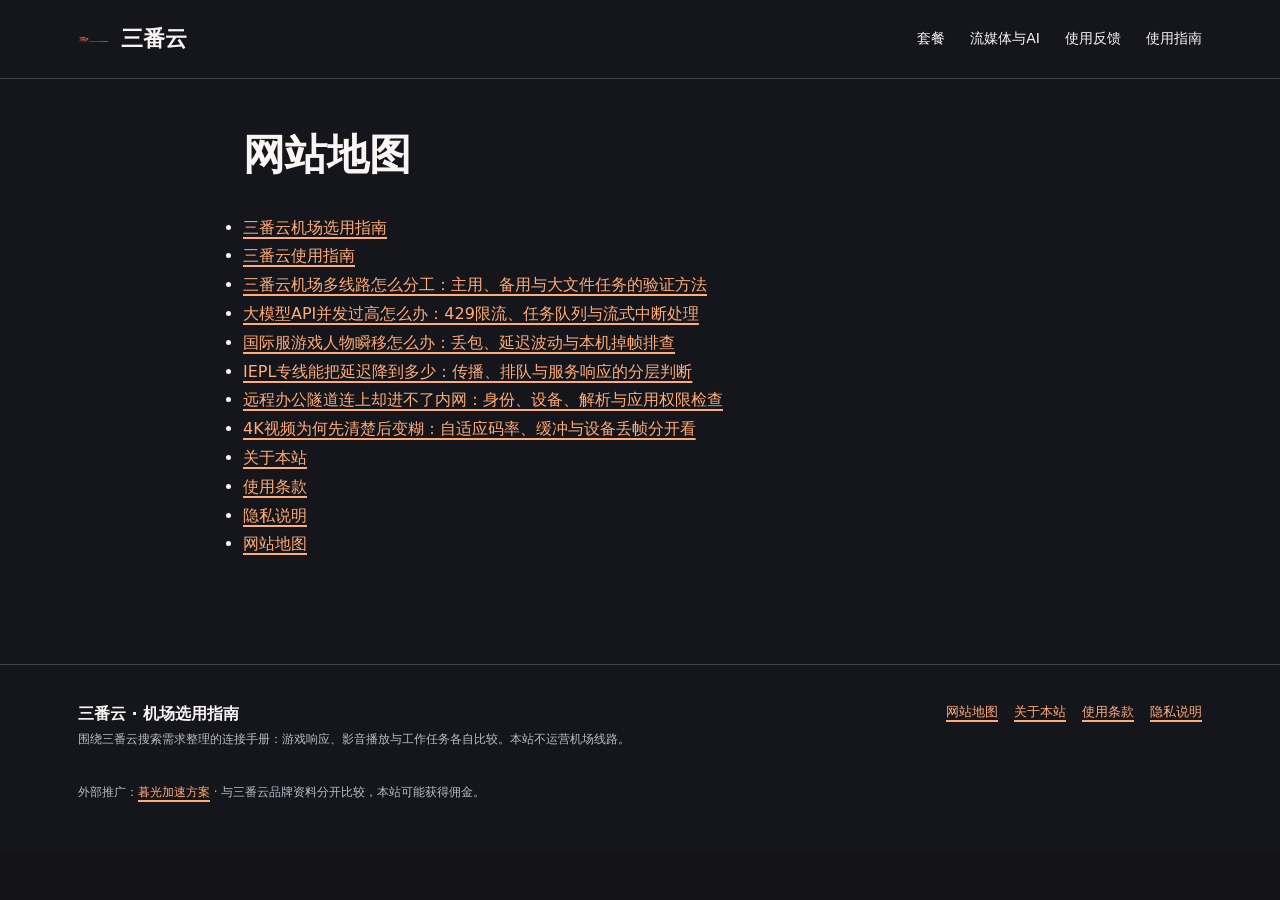
<file: sitemap.html>
<!DOCTYPE html>

<html lang="zh-CN"><head><meta charset="utf-8"/><meta content="width=device-width,initial-scale=1" name="viewport"/><title>三番云网站地图</title><link href="style.css" rel="stylesheet"/><meta content="本站页面与六篇使用指南索引。" name="description"/><link href="https://sanfanyun.autos/sitemap.html" rel="canonical"/><meta content="三番云网站地图" property="og:title"/><meta content="本站页面与六篇使用指南索引。" property="og:description"/><meta content="https://sanfanyun.autos/sitemap.html" property="og:url"/><meta content="website" property="og:type"/><meta content="三番云选用指南" property="og:site_name"/><meta content="summary" name="twitter:card"/><link href="editorial.css" rel="stylesheet"/><script type="application/ld+json">{"@context": "https://schema.org", "@type": "WebPage", "name": "三番云网站地图", "url": "https://sanfanyun.autos/sitemap.html", "inLanguage": "zh-CN", "description": "本站页面与六篇使用指南索引。"}</script></head><body class="racing"><header class="site-nav"><div class="shell nav-inner"><a class="wordmark" href="index.html"><svg aria-hidden="true" class="brand-logo-svg" viewbox="0 0 230 52" xmlns="http://www.w3.org/2000/svg">
<defs>
<lineargradient id="crimsonBlade" x1="0%" x2="100%" y1="0%" y2="0%">
<stop offset="0%" stop-color="#E11D48"></stop>
<stop offset="60%" stop-color="#F97316"></stop>
<stop offset="100%" stop-color="#FACC15"></stop>
</lineargradient>
<lineargradient id="bladeGlow" x1="0%" x2="100%" y1="100%" y2="0%">
<stop offset="0%" stop-color="#9F1239"></stop>
<stop offset="100%" stop-color="#FB7185"></stop>
</lineargradient>
</defs>
<!-- Triple Aerodynamic Blades merging into Typography -->
<path d="M6 14 L52 14 L42 21 L14 21 Z" fill="url(#crimsonBlade)"></path>
<path d="M12 25 L62 25 L50 32 L20 32 Z" fill="url(#crimsonBlade)" opacity="0.9"></path>
<path d="M4 36 L68 36 L54 43 L16 43 Z" fill="url(#crimsonBlade)" opacity="0.8"></path>
<path d="M48 8 L76 26 L56 46 L64 26 Z" fill="url(#bladeGlow)"></path>
<circle cx="66" cy="26" fill="#FACC15" r="3"></circle>
<!-- Integrated Metallic Racing Typography -->
<path d="M80 43 L218 43 L210 46 L76 46 Z" fill="url(#crimsonBlade)"></path>
</svg><span>三番云</span></a><nav aria-label="主导航" class="site-links"><a href="index.html#telemetry-plans">套餐</a><a href="index.html#media-matrix">流媒体与AI</a><a href="index.html#driver-logs">使用反馈</a><a href="velocity-digest.html">使用指南</a></nav><details class="mobile-nav"><summary>导航</summary><nav aria-label="手机导航"><a href="index.html#telemetry-plans">套餐</a><a href="index.html#media-matrix">流媒体与AI</a><a href="index.html#driver-logs">使用反馈</a><a href="velocity-digest.html">使用指南</a></nav></details></div></header><main class="content-page"><h1>网站地图</h1><ul><li><a href="index.html">三番云机场选用指南</a></li><li><a href="velocity-digest.html">三番云使用指南</a></li><li><a href="sanfanyun-triple-link-architecture.html">三番云机场多线路怎么分工：主用、备用与大文件任务的验证方法</a></li><li><a href="ai-large-model-api-concurrency-guide.html">大模型API并发过高怎么办：429限流、任务队列与流式中断处理</a></li><li><a href="gaming-packet-loss-jitter-remedy.html">国际服游戏人物瞬移怎么办：丢包、延迟波动与本机掉帧排查</a></li><li><a href="iepl-leased-line-latency-optimization.html">IEPL专线能把延迟降到多少：传播、排队与服务响应的分层判断</a></li><li><a href="remote-work-enterprise-tunnel-security.html">远程办公隧道连上却进不了内网：身份、设备、解析与应用权限检查</a></li><li><a href="streaming-4k-buffer-free-protocol.html">4K视频为何先清楚后变糊：自适应码率、缓冲与设备丢帧分开看</a></li><li><a href="about.html">关于本站</a></li><li><a href="terms.html">使用条款</a></li><li><a href="privacy.html">隐私说明</a></li><li><a href="sitemap.html">网站地图</a></li></ul></main><footer class="site-footer"><div class="shell footer-inner"><div><strong>三番云 · 机场选用指南</strong><p>围绕三番云搜索需求整理的连接手册：游戏响应、影音播放与工作任务各自比较。本站不运营机场线路。</p></div><nav aria-label="页脚" class="footer-links"><a href="sitemap.html">网站地图</a><a href="about.html">关于本站</a><a href="terms.html">使用条款</a><a href="privacy.html">隐私说明</a></nav></div><div class="shell"><p class="source-line">外部推广：<a href="https://ww012.twilightaff.com/#/?code=A56DH1Af" rel="noopener nofollow sponsored" target="_blank">暮光加速方案</a> · 与三番云品牌资料分开比较，本站可能获得佣金。</p></div></footer><script defer="" src="guide.js"></script></body></html>
</file>
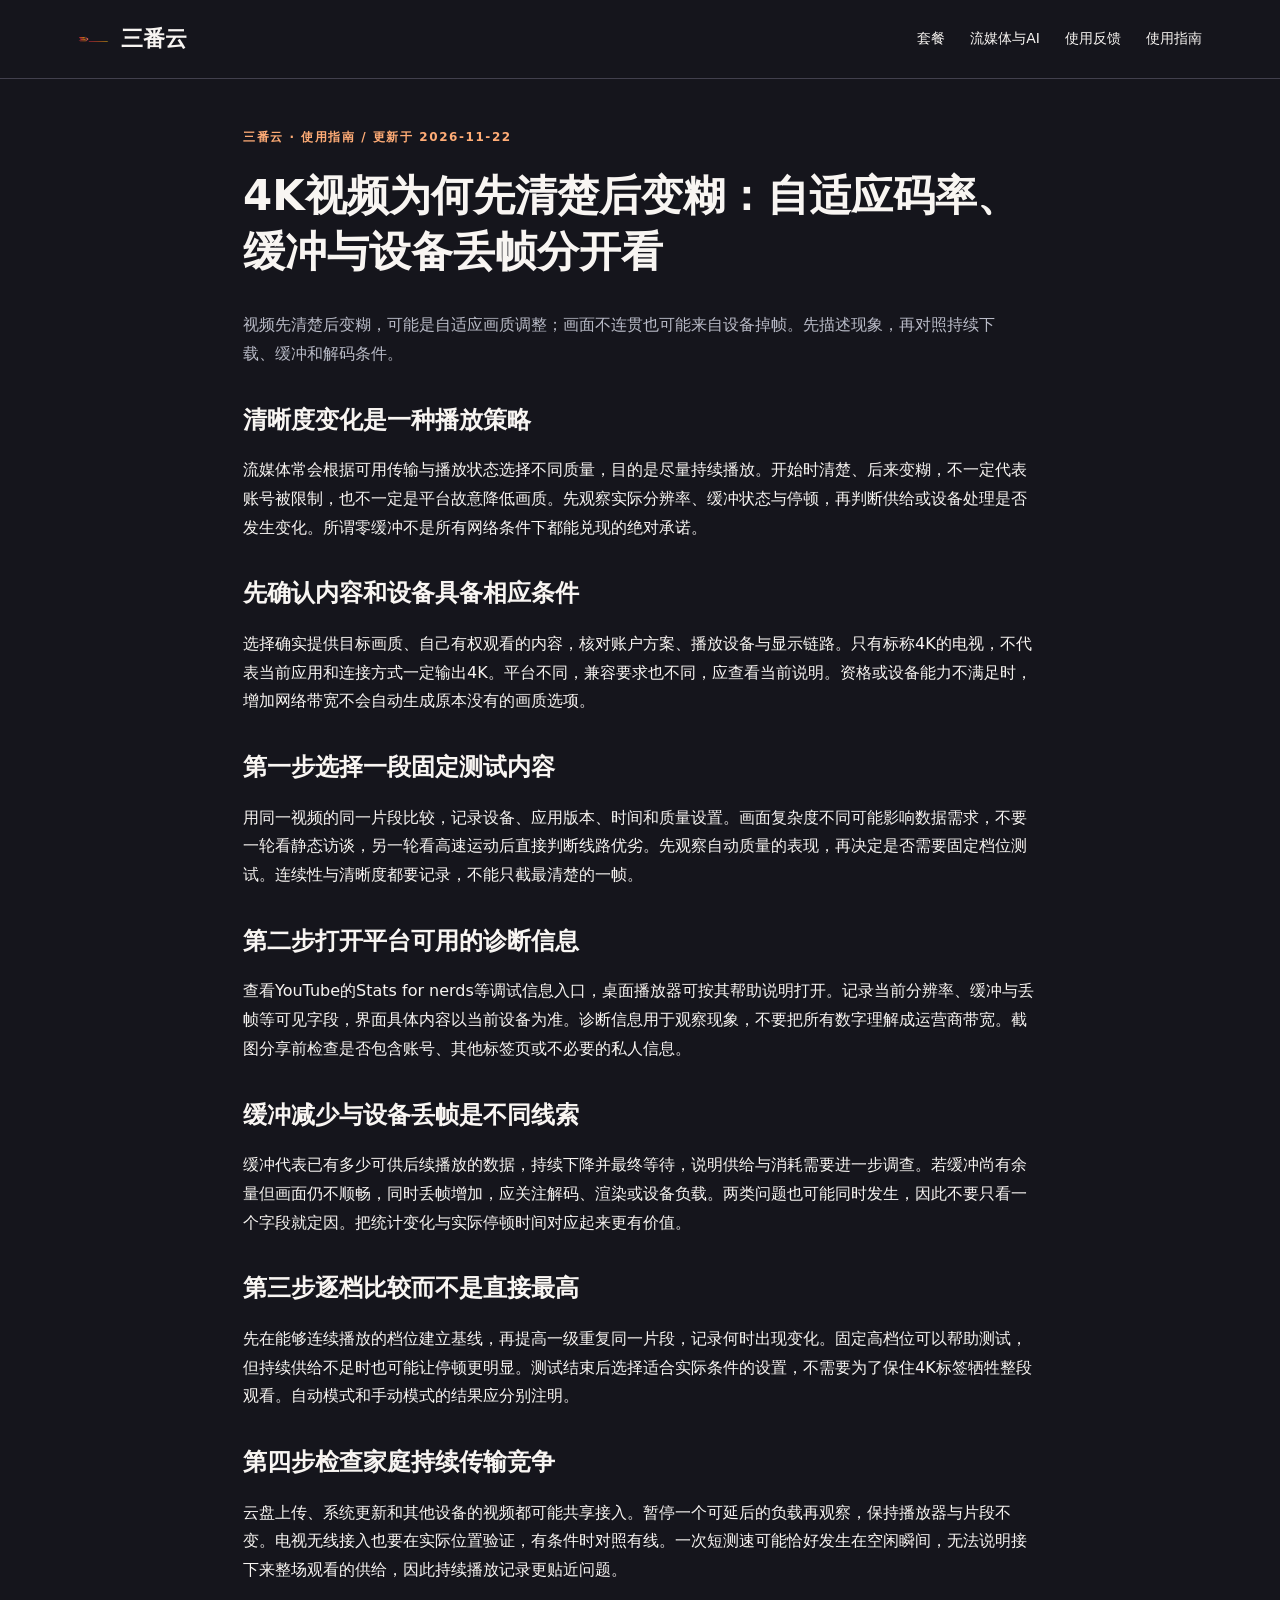
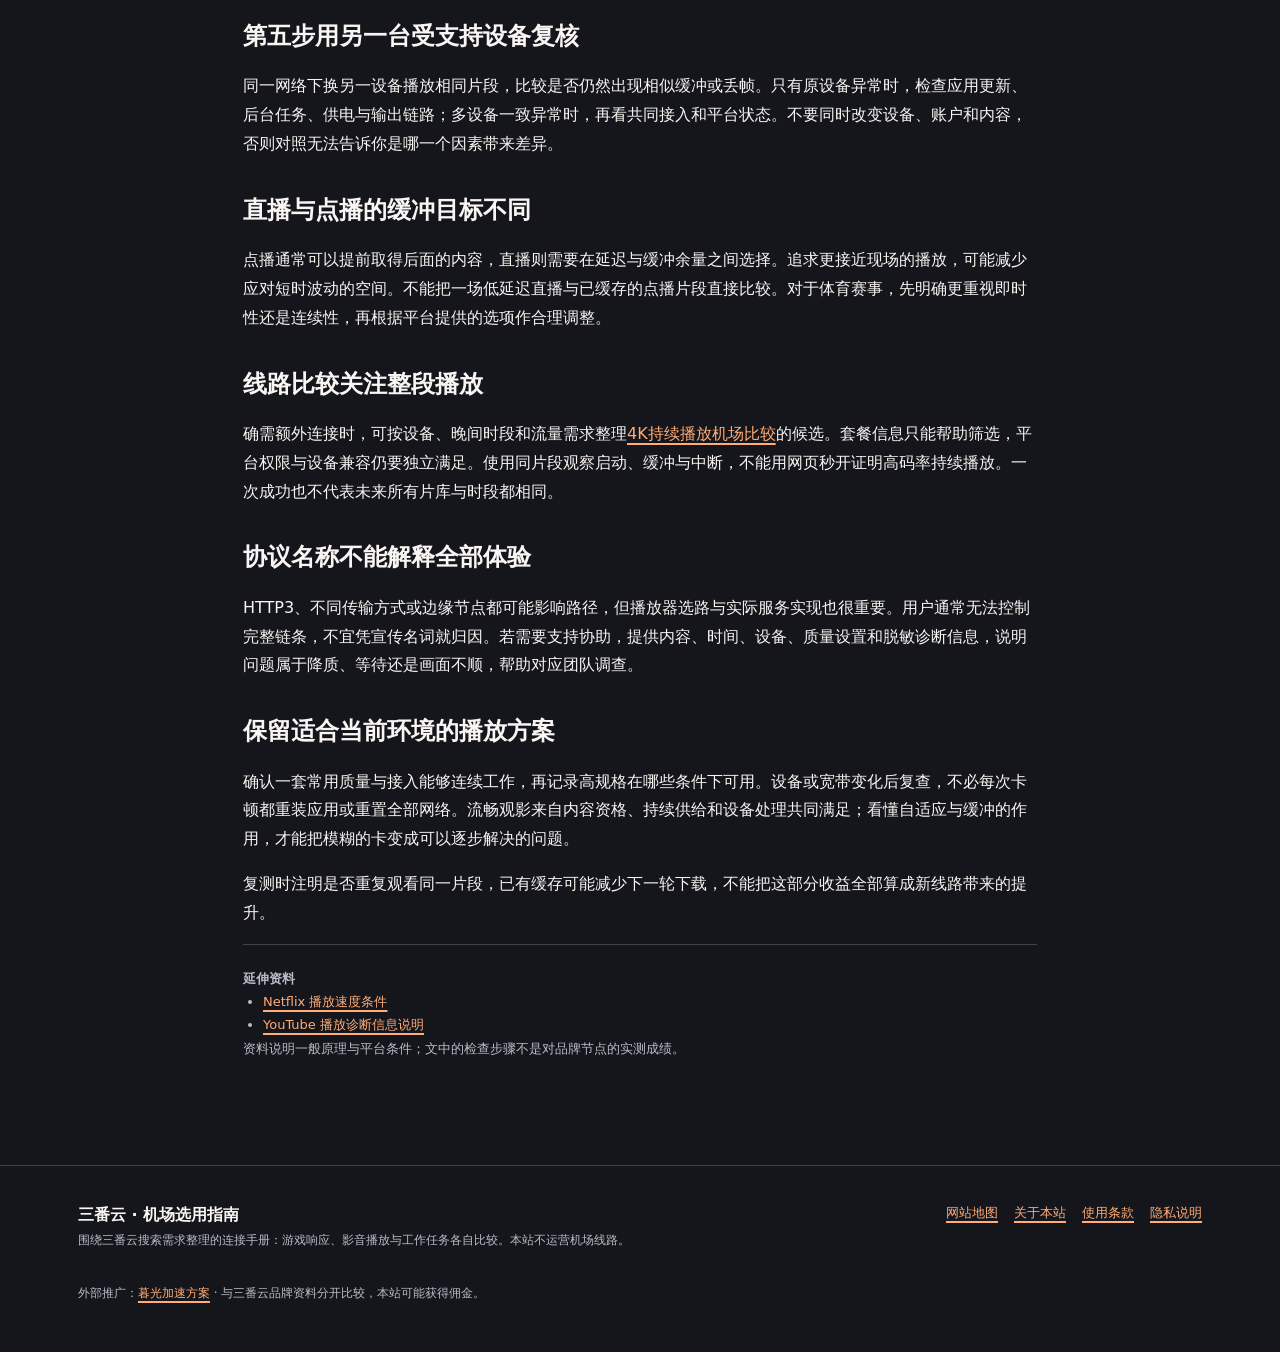
<file: streaming-4k-buffer-free-protocol.html>
<!DOCTYPE html>

<html lang="zh-CN"><head><meta charset="utf-8"/><meta content="width=device-width,initial-scale=1" name="viewport"/><title>4K视频为何先清楚后变糊：自适应码率、缓冲与设备丢帧分开看</title><link href="style.css" rel="stylesheet"/><meta content="视频先清楚后变糊，可能是自适应画质调整；画面不连贯也可能来自设备掉帧。先描述现象，再对照持续下载、缓冲和解码条件。" name="description"/><link href="https://sanfanyun.autos/streaming-4k-buffer-free-protocol.html" rel="canonical"/><meta content="4K视频为何先清楚后变糊：自适应码率、缓冲与设备丢帧分开看" property="og:title"/><meta content="视频先清楚后变糊，可能是自适应画质调整；画面不连贯也可能来自设备掉帧。先描述现象，再对照持续下载、缓冲和解码条件。" property="og:description"/><meta content="https://sanfanyun.autos/streaming-4k-buffer-free-protocol.html" property="og:url"/><meta content="website" property="og:type"/><meta content="三番云选用指南" property="og:site_name"/><meta content="summary" name="twitter:card"/><link href="editorial.css" rel="stylesheet"/><script type="application/ld+json">{"@context": "https://schema.org", "@type": "WebPage", "name": "4K视频为何先清楚后变糊：自适应码率、缓冲与设备丢帧分开看", "url": "https://sanfanyun.autos/streaming-4k-buffer-free-protocol.html", "inLanguage": "zh-CN", "description": "视频先清楚后变糊，可能是自适应画质调整；画面不连贯也可能来自设备掉帧。先描述现象，再对照持续下载、缓冲和解码条件。"}</script></head><body class="racing"><header class="site-nav"><div class="shell nav-inner"><a class="wordmark" href="index.html"><svg aria-hidden="true" class="brand-logo-svg" viewbox="0 0 230 52" xmlns="http://www.w3.org/2000/svg">
<defs>
<lineargradient id="crimsonBlade" x1="0%" x2="100%" y1="0%" y2="0%">
<stop offset="0%" stop-color="#E11D48"></stop>
<stop offset="60%" stop-color="#F97316"></stop>
<stop offset="100%" stop-color="#FACC15"></stop>
</lineargradient>
<lineargradient id="bladeGlow" x1="0%" x2="100%" y1="100%" y2="0%">
<stop offset="0%" stop-color="#9F1239"></stop>
<stop offset="100%" stop-color="#FB7185"></stop>
</lineargradient>
</defs>
<!-- Triple Aerodynamic Blades merging into Typography -->
<path d="M6 14 L52 14 L42 21 L14 21 Z" fill="url(#crimsonBlade)"></path>
<path d="M12 25 L62 25 L50 32 L20 32 Z" fill="url(#crimsonBlade)" opacity="0.9"></path>
<path d="M4 36 L68 36 L54 43 L16 43 Z" fill="url(#crimsonBlade)" opacity="0.8"></path>
<path d="M48 8 L76 26 L56 46 L64 26 Z" fill="url(#bladeGlow)"></path>
<circle cx="66" cy="26" fill="#FACC15" r="3"></circle>
<!-- Integrated Metallic Racing Typography -->
<path d="M80 43 L218 43 L210 46 L76 46 Z" fill="url(#crimsonBlade)"></path>
</svg><span>三番云</span></a><nav aria-label="主导航" class="site-links"><a href="index.html#telemetry-plans">套餐</a><a href="index.html#media-matrix">流媒体与AI</a><a href="index.html#driver-logs">使用反馈</a><a href="velocity-digest.html">使用指南</a></nav><details class="mobile-nav"><summary>导航</summary><nav aria-label="手机导航"><a href="index.html#telemetry-plans">套餐</a><a href="index.html#media-matrix">流媒体与AI</a><a href="index.html#driver-logs">使用反馈</a><a href="velocity-digest.html">使用指南</a></nav></details></div></header><main class="content-page"><p class="eyebrow">三番云 · 使用指南 / 更新于 2026-11-22</p><h1>4K视频为何先清楚后变糊：自适应码率、缓冲与设备丢帧分开看</h1><p class="section-intro">视频先清楚后变糊，可能是自适应画质调整；画面不连贯也可能来自设备掉帧。先描述现象，再对照持续下载、缓冲和解码条件。</p><div data-content="article" data-swc-article-body="2026-11-16"><h2>清晰度变化是一种播放策略</h2><p>流媒体常会根据可用传输与播放状态选择不同质量，目的是尽量持续播放。开始时清楚、后来变糊，不一定代表账号被限制，也不一定是平台故意降低画质。先观察实际分辨率、缓冲状态与停顿，再判断供给或设备处理是否发生变化。所谓零缓冲不是所有网络条件下都能兑现的绝对承诺。</p><h2>先确认内容和设备具备相应条件</h2><p>选择确实提供目标画质、自己有权观看的内容，核对账户方案、播放设备与显示链路。只有标称4K的电视，不代表当前应用和连接方式一定输出4K。平台不同，兼容要求也不同，应查看当前说明。资格或设备能力不满足时，增加网络带宽不会自动生成原本没有的画质选项。</p><h2>第一步选择一段固定测试内容</h2><p>用同一视频的同一片段比较，记录设备、应用版本、时间和质量设置。画面复杂度不同可能影响数据需求，不要一轮看静态访谈，另一轮看高速运动后直接判断线路优劣。先观察自动质量的表现，再决定是否需要固定档位测试。连续性与清晰度都要记录，不能只截最清楚的一帧。</p><h2>第二步打开平台可用的诊断信息</h2><p>查看YouTube的Stats for nerds等调试信息入口，桌面播放器可按其帮助说明打开。记录当前分辨率、缓冲与丢帧等可见字段，界面具体内容以当前设备为准。诊断信息用于观察现象，不要把所有数字理解成运营商带宽。截图分享前检查是否包含账号、其他标签页或不必要的私人信息。</p><h2>缓冲减少与设备丢帧是不同线索</h2><p>缓冲代表已有多少可供后续播放的数据，持续下降并最终等待，说明供给与消耗需要进一步调查。若缓冲尚有余量但画面仍不顺畅，同时丢帧增加，应关注解码、渲染或设备负载。两类问题也可能同时发生，因此不要只看一个字段就定因。把统计变化与实际停顿时间对应起来更有价值。</p><h2>第三步逐档比较而不是直接最高</h2><p>先在能够连续播放的档位建立基线，再提高一级重复同一片段，记录何时出现变化。固定高档位可以帮助测试，但持续供给不足时也可能让停顿更明显。测试结束后选择适合实际条件的设置，不需要为了保住4K标签牺牲整段观看。自动模式和手动模式的结果应分别注明。</p><h2>第四步检查家庭持续传输竞争</h2><p>云盘上传、系统更新和其他设备的视频都可能共享接入。暂停一个可延后的负载再观察，保持播放器与片段不变。电视无线接入也要在实际位置验证，有条件时对照有线。一次短测速可能恰好发生在空闲瞬间，无法说明接下来整场观看的供给，因此持续播放记录更贴近问题。</p><h2>第五步用另一台受支持设备复核</h2><p>同一网络下换另一设备播放相同片段，比较是否仍然出现相似缓冲或丢帧。只有原设备异常时，检查应用更新、后台任务、供电与输出链路；多设备一致异常时，再看共同接入和平台状态。不要同时改变设备、账户和内容，否则对照无法告诉你是哪一个因素带来差异。</p><h2>直播与点播的缓冲目标不同</h2><p>点播通常可以提前取得后面的内容，直播则需要在延迟与缓冲余量之间选择。追求更接近现场的播放，可能减少应对短时波动的空间。不能把一场低延迟直播与已缓存的点播片段直接比较。对于体育赛事，先明确更重视即时性还是连续性，再根据平台提供的选项作合理调整。</p><h2>线路比较关注整段播放</h2><p>确需额外连接时，可按设备、晚间时段和流量需求整理<a href="https://dajichang.mom/" rel="nofollow sponsored noopener">4K持续播放机场比较</a>的候选。套餐信息只能帮助筛选，平台权限与设备兼容仍要独立满足。使用同片段观察启动、缓冲与中断，不能用网页秒开证明高码率持续播放。一次成功也不代表未来所有片库与时段都相同。</p><h2>协议名称不能解释全部体验</h2><p>HTTP3、不同传输方式或边缘节点都可能影响路径，但播放器选路与实际服务实现也很重要。用户通常无法控制完整链条，不宜凭宣传名词就归因。若需要支持协助，提供内容、时间、设备、质量设置和脱敏诊断信息，说明问题属于降质、等待还是画面不顺，帮助对应团队调查。</p><h2>保留适合当前环境的播放方案</h2><p>确认一套常用质量与接入能够连续工作，再记录高规格在哪些条件下可用。设备或宽带变化后复查，不必每次卡顿都重装应用或重置全部网络。流畅观影来自内容资格、持续供给和设备处理共同满足；看懂自适应与缓冲的作用，才能把模糊的卡变成可以逐步解决的问题。</p><p>复测时注明是否重复观看同一片段，已有缓存可能减少下一轮下载，不能把这部分收益全部算成新线路带来的提升。</p></div><aside class="article-sources"><strong>延伸资料</strong><ul><li><a href="https://help.netflix.com/zh-cn/node/306">Netflix 播放速度条件</a></li><li><a href="https://support.google.com/youtube/answer/7519898?hl=en">YouTube 播放诊断信息说明</a></li></ul><p>资料说明一般原理与平台条件；文中的检查步骤不是对品牌节点的实测成绩。</p></aside></main><footer class="site-footer"><div class="shell footer-inner"><div><strong>三番云 · 机场选用指南</strong><p>围绕三番云搜索需求整理的连接手册：游戏响应、影音播放与工作任务各自比较。本站不运营机场线路。</p></div><nav aria-label="页脚" class="footer-links"><a href="sitemap.html">网站地图</a><a href="about.html">关于本站</a><a href="terms.html">使用条款</a><a href="privacy.html">隐私说明</a></nav></div><div class="shell"><p class="source-line">外部推广：<a href="https://ww012.twilightaff.com/#/?code=A56DH1Af" rel="noopener nofollow sponsored" target="_blank">暮光加速方案</a> · 与三番云品牌资料分开比较，本站可能获得佣金。</p></div></footer><script defer="" src="guide.js"></script></body></html>
</file>
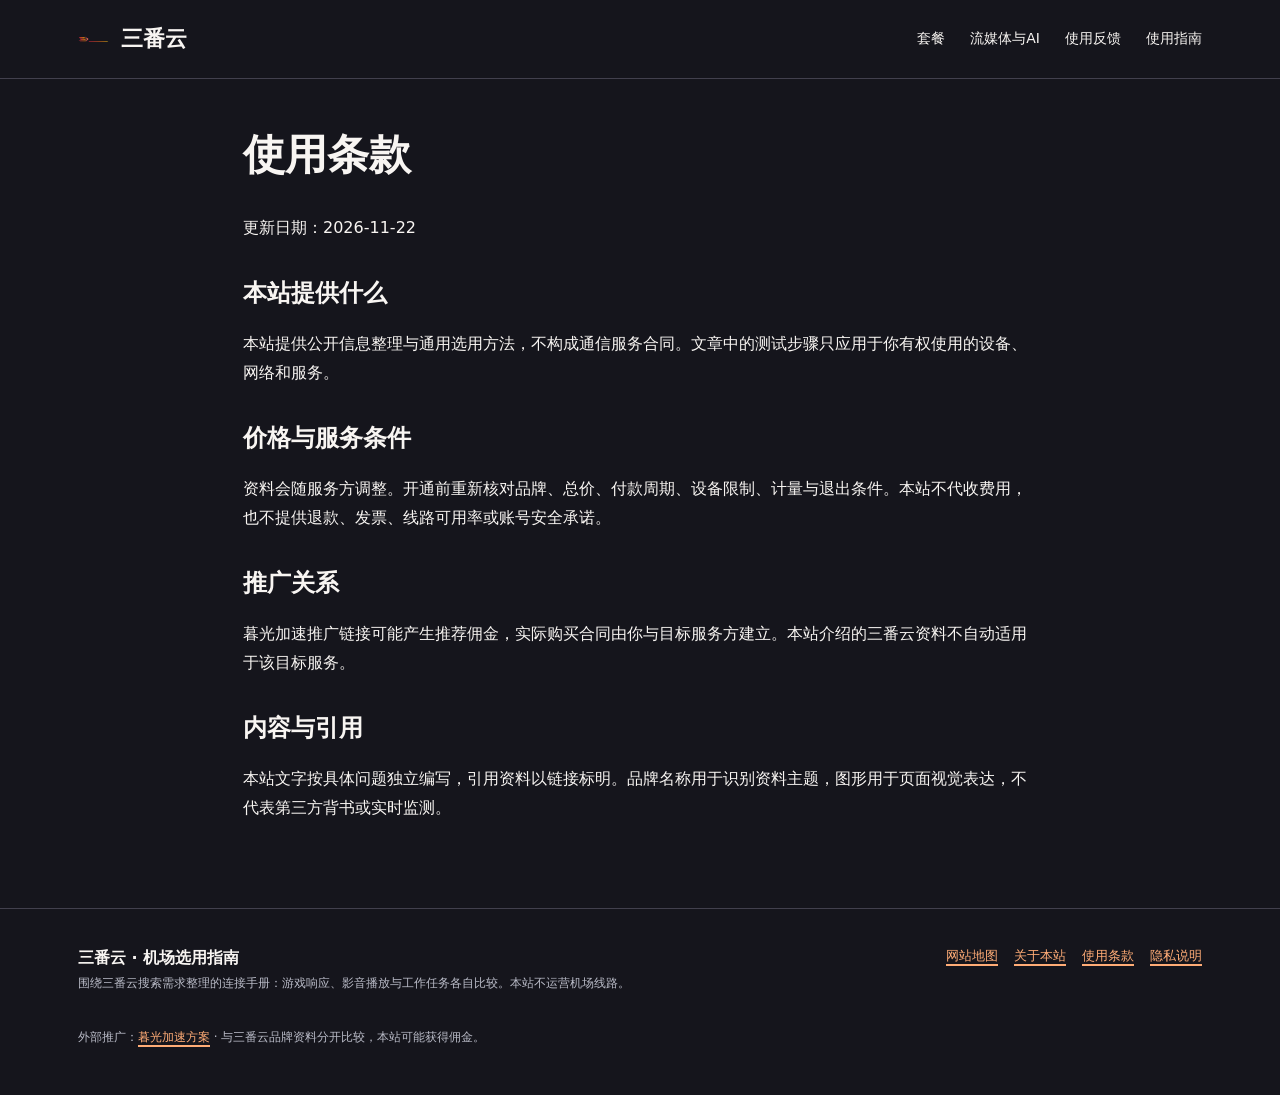
<file: terms.html>
<!DOCTYPE html>

<html lang="zh-CN"><head><meta charset="utf-8"/><meta content="width=device-width,initial-scale=1" name="viewport"/><title>三番云选用指南｜使用条款</title><link href="style.css" rel="stylesheet"/><meta content="本站内容使用、来源时效与第三方购买条件说明。" name="description"/><link href="https://sanfanyun.autos/terms.html" rel="canonical"/><meta content="三番云选用指南｜使用条款" property="og:title"/><meta content="本站内容使用、来源时效与第三方购买条件说明。" property="og:description"/><meta content="https://sanfanyun.autos/terms.html" property="og:url"/><meta content="website" property="og:type"/><meta content="三番云选用指南" property="og:site_name"/><meta content="summary" name="twitter:card"/><link href="editorial.css" rel="stylesheet"/><script type="application/ld+json">{"@context": "https://schema.org", "@type": "WebPage", "name": "三番云选用指南｜使用条款", "url": "https://sanfanyun.autos/terms.html", "inLanguage": "zh-CN", "description": "本站内容使用、来源时效与第三方购买条件说明。"}</script></head><body class="racing"><header class="site-nav"><div class="shell nav-inner"><a class="wordmark" href="index.html"><svg aria-hidden="true" class="brand-logo-svg" viewbox="0 0 230 52" xmlns="http://www.w3.org/2000/svg">
<defs>
<lineargradient id="crimsonBlade" x1="0%" x2="100%" y1="0%" y2="0%">
<stop offset="0%" stop-color="#E11D48"></stop>
<stop offset="60%" stop-color="#F97316"></stop>
<stop offset="100%" stop-color="#FACC15"></stop>
</lineargradient>
<lineargradient id="bladeGlow" x1="0%" x2="100%" y1="100%" y2="0%">
<stop offset="0%" stop-color="#9F1239"></stop>
<stop offset="100%" stop-color="#FB7185"></stop>
</lineargradient>
</defs>
<!-- Triple Aerodynamic Blades merging into Typography -->
<path d="M6 14 L52 14 L42 21 L14 21 Z" fill="url(#crimsonBlade)"></path>
<path d="M12 25 L62 25 L50 32 L20 32 Z" fill="url(#crimsonBlade)" opacity="0.9"></path>
<path d="M4 36 L68 36 L54 43 L16 43 Z" fill="url(#crimsonBlade)" opacity="0.8"></path>
<path d="M48 8 L76 26 L56 46 L64 26 Z" fill="url(#bladeGlow)"></path>
<circle cx="66" cy="26" fill="#FACC15" r="3"></circle>
<!-- Integrated Metallic Racing Typography -->
<path d="M80 43 L218 43 L210 46 L76 46 Z" fill="url(#crimsonBlade)"></path>
</svg><span>三番云</span></a><nav aria-label="主导航" class="site-links"><a href="index.html#telemetry-plans">套餐</a><a href="index.html#media-matrix">流媒体与AI</a><a href="index.html#driver-logs">使用反馈</a><a href="velocity-digest.html">使用指南</a></nav><details class="mobile-nav"><summary>导航</summary><nav aria-label="手机导航"><a href="index.html#telemetry-plans">套餐</a><a href="index.html#media-matrix">流媒体与AI</a><a href="index.html#driver-logs">使用反馈</a><a href="velocity-digest.html">使用指南</a></nav></details></div></header><main class="content-page"><h1>使用条款</h1><p>更新日期：2026-11-22</p><h2>本站提供什么</h2><p>本站提供公开信息整理与通用选用方法，不构成通信服务合同。文章中的测试步骤只应用于你有权使用的设备、网络和服务。</p><h2>价格与服务条件</h2><p>资料会随服务方调整。开通前重新核对品牌、总价、付款周期、设备限制、计量与退出条件。本站不代收费用，也不提供退款、发票、线路可用率或账号安全承诺。</p><h2>推广关系</h2><p>暮光加速推广链接可能产生推荐佣金，实际购买合同由你与目标服务方建立。本站介绍的三番云资料不自动适用于该目标服务。</p><h2>内容与引用</h2><p>本站文字按具体问题独立编写，引用资料以链接标明。品牌名称用于识别资料主题，图形用于页面视觉表达，不代表第三方背书或实时监测。</p></main><footer class="site-footer"><div class="shell footer-inner"><div><strong>三番云 · 机场选用指南</strong><p>围绕三番云搜索需求整理的连接手册：游戏响应、影音播放与工作任务各自比较。本站不运营机场线路。</p></div><nav aria-label="页脚" class="footer-links"><a href="sitemap.html">网站地图</a><a href="about.html">关于本站</a><a href="terms.html">使用条款</a><a href="privacy.html">隐私说明</a></nav></div><div class="shell"><p class="source-line">外部推广：<a href="https://ww012.twilightaff.com/#/?code=A56DH1Af" rel="noopener nofollow sponsored" target="_blank">暮光加速方案</a> · 与三番云品牌资料分开比较，本站可能获得佣金。</p></div></footer><script defer="" src="guide.js"></script></body></html>
</file>
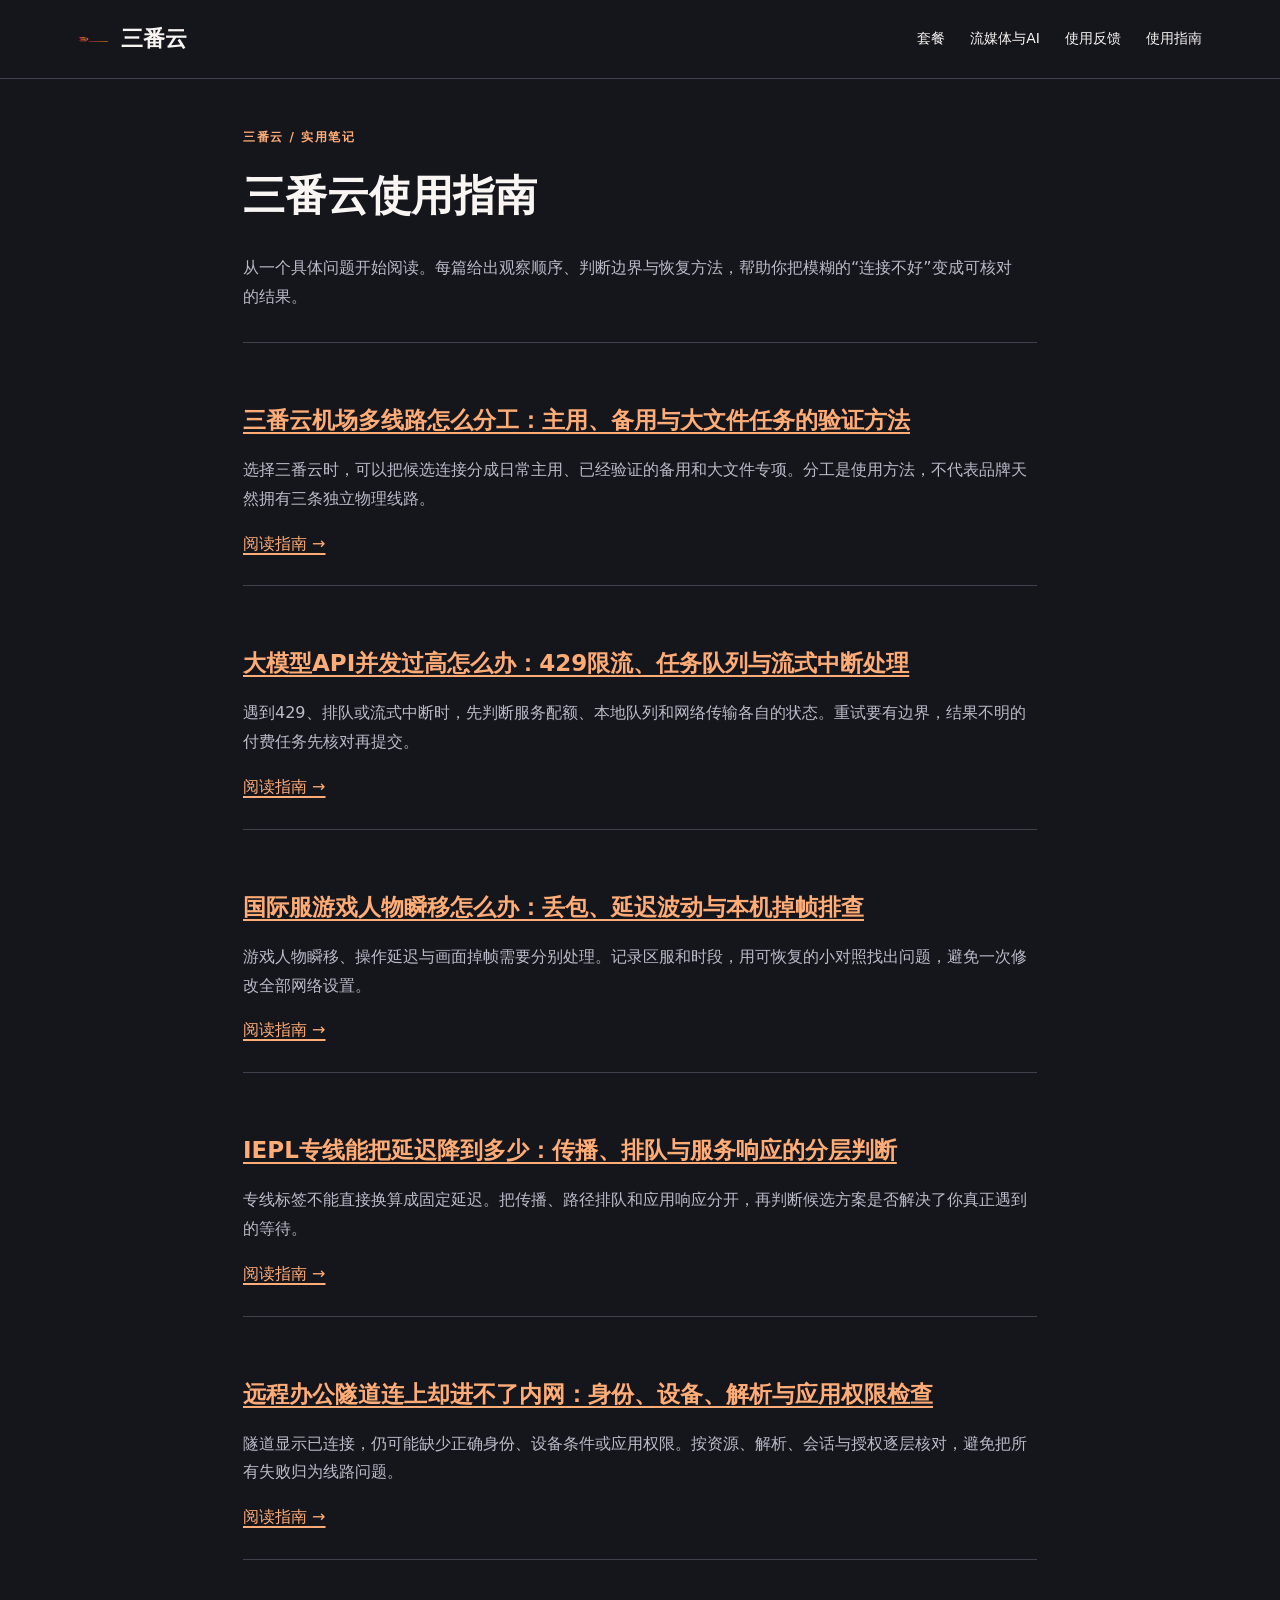
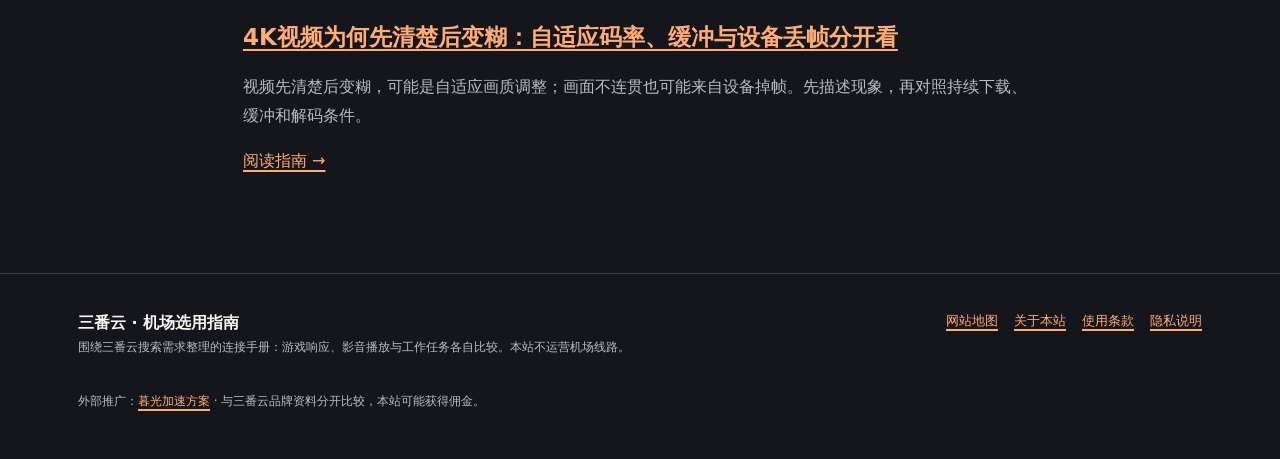
<file: velocity-digest.html>
<!DOCTYPE html>

<html lang="zh-CN"><head><meta charset="utf-8"/><meta content="width=device-width,initial-scale=1" name="viewport"/><title>三番云使用指南｜设备、任务与连接排查</title><link href="style.css" rel="stylesheet"/><meta content="按问题查找三番云的选用与连接排查笔记，区分配置、网络、平台条件和实际任务。" name="description"/><link href="https://sanfanyun.autos/velocity-digest.html" rel="canonical"/><meta content="三番云使用指南｜设备、任务与连接排查" property="og:title"/><meta content="按问题查找三番云的选用与连接排查笔记，区分配置、网络、平台条件和实际任务。" property="og:description"/><meta content="https://sanfanyun.autos/velocity-digest.html" property="og:url"/><meta content="website" property="og:type"/><meta content="三番云选用指南" property="og:site_name"/><meta content="summary" name="twitter:card"/><link href="editorial.css" rel="stylesheet"/><script type="application/ld+json">{"@context": "https://schema.org", "@type": "WebPage", "name": "三番云使用指南｜设备、任务与连接排查", "url": "https://sanfanyun.autos/velocity-digest.html", "inLanguage": "zh-CN", "description": "按问题查找三番云的选用与连接排查笔记，区分配置、网络、平台条件和实际任务。"}</script></head><body class="racing"><header class="site-nav"><div class="shell nav-inner"><a class="wordmark" href="index.html"><svg aria-hidden="true" class="brand-logo-svg" viewbox="0 0 230 52" xmlns="http://www.w3.org/2000/svg">
<defs>
<lineargradient id="crimsonBlade" x1="0%" x2="100%" y1="0%" y2="0%">
<stop offset="0%" stop-color="#E11D48"></stop>
<stop offset="60%" stop-color="#F97316"></stop>
<stop offset="100%" stop-color="#FACC15"></stop>
</lineargradient>
<lineargradient id="bladeGlow" x1="0%" x2="100%" y1="100%" y2="0%">
<stop offset="0%" stop-color="#9F1239"></stop>
<stop offset="100%" stop-color="#FB7185"></stop>
</lineargradient>
</defs>
<!-- Triple Aerodynamic Blades merging into Typography -->
<path d="M6 14 L52 14 L42 21 L14 21 Z" fill="url(#crimsonBlade)"></path>
<path d="M12 25 L62 25 L50 32 L20 32 Z" fill="url(#crimsonBlade)" opacity="0.9"></path>
<path d="M4 36 L68 36 L54 43 L16 43 Z" fill="url(#crimsonBlade)" opacity="0.8"></path>
<path d="M48 8 L76 26 L56 46 L64 26 Z" fill="url(#bladeGlow)"></path>
<circle cx="66" cy="26" fill="#FACC15" r="3"></circle>
<!-- Integrated Metallic Racing Typography -->
<path d="M80 43 L218 43 L210 46 L76 46 Z" fill="url(#crimsonBlade)"></path>
</svg><span>三番云</span></a><nav aria-label="主导航" class="site-links"><a href="index.html#telemetry-plans">套餐</a><a href="index.html#media-matrix">流媒体与AI</a><a href="index.html#driver-logs">使用反馈</a><a href="velocity-digest.html">使用指南</a></nav><details class="mobile-nav"><summary>导航</summary><nav aria-label="手机导航"><a href="index.html#telemetry-plans">套餐</a><a href="index.html#media-matrix">流媒体与AI</a><a href="index.html#driver-logs">使用反馈</a><a href="velocity-digest.html">使用指南</a></nav></details></div></header><main class="content-page"><p class="eyebrow">三番云 / 实用笔记</p><h1>三番云使用指南</h1><p class="section-intro">从一个具体问题开始阅读。每篇给出观察顺序、判断边界与恢复方法，帮助你把模糊的“连接不好”变成可核对的结果。</p><article class="guide-card"><h2><a href="sanfanyun-triple-link-architecture.html">三番云机场多线路怎么分工：主用、备用与大文件任务的验证方法</a></h2><p>选择三番云时，可以把候选连接分成日常主用、已经验证的备用和大文件专项。分工是使用方法，不代表品牌天然拥有三条独立物理线路。</p><a href="sanfanyun-triple-link-architecture.html">阅读指南 →</a></article><article class="guide-card"><h2><a href="ai-large-model-api-concurrency-guide.html">大模型API并发过高怎么办：429限流、任务队列与流式中断处理</a></h2><p>遇到429、排队或流式中断时，先判断服务配额、本地队列和网络传输各自的状态。重试要有边界，结果不明的付费任务先核对再提交。</p><a href="ai-large-model-api-concurrency-guide.html">阅读指南 →</a></article><article class="guide-card"><h2><a href="gaming-packet-loss-jitter-remedy.html">国际服游戏人物瞬移怎么办：丢包、延迟波动与本机掉帧排查</a></h2><p>游戏人物瞬移、操作延迟与画面掉帧需要分别处理。记录区服和时段，用可恢复的小对照找出问题，避免一次修改全部网络设置。</p><a href="gaming-packet-loss-jitter-remedy.html">阅读指南 →</a></article><article class="guide-card"><h2><a href="iepl-leased-line-latency-optimization.html">IEPL专线能把延迟降到多少：传播、排队与服务响应的分层判断</a></h2><p>专线标签不能直接换算成固定延迟。把传播、路径排队和应用响应分开，再判断候选方案是否解决了你真正遇到的等待。</p><a href="iepl-leased-line-latency-optimization.html">阅读指南 →</a></article><article class="guide-card"><h2><a href="remote-work-enterprise-tunnel-security.html">远程办公隧道连上却进不了内网：身份、设备、解析与应用权限检查</a></h2><p>隧道显示已连接，仍可能缺少正确身份、设备条件或应用权限。按资源、解析、会话与授权逐层核对，避免把所有失败归为线路问题。</p><a href="remote-work-enterprise-tunnel-security.html">阅读指南 →</a></article><article class="guide-card"><h2><a href="streaming-4k-buffer-free-protocol.html">4K视频为何先清楚后变糊：自适应码率、缓冲与设备丢帧分开看</a></h2><p>视频先清楚后变糊，可能是自适应画质调整；画面不连贯也可能来自设备掉帧。先描述现象，再对照持续下载、缓冲和解码条件。</p><a href="streaming-4k-buffer-free-protocol.html">阅读指南 →</a></article></main><footer class="site-footer"><div class="shell footer-inner"><div><strong>三番云 · 机场选用指南</strong><p>围绕三番云搜索需求整理的连接手册：游戏响应、影音播放与工作任务各自比较。本站不运营机场线路。</p></div><nav aria-label="页脚" class="footer-links"><a href="sitemap.html">网站地图</a><a href="about.html">关于本站</a><a href="terms.html">使用条款</a><a href="privacy.html">隐私说明</a></nav></div><div class="shell"><p class="source-line">外部推广：<a href="https://ww012.twilightaff.com/#/?code=A56DH1Af" rel="noopener nofollow sponsored" target="_blank">暮光加速方案</a> · 与三番云品牌资料分开比较，本站可能获得佣金。</p></div></footer><script defer="" src="guide.js"></script></body></html>
</file>
<file: style.css>
/* 三番云 - 超跑空气动力学风洞与竞速绯红风格 (Aerodynamic Wind-Tunnel & Crimson Velocity) */
:root {
  --bg-obsidian: #141418;
  --bg-tunnel: #1C1C22;
  --bg-card-light: #FAF8F6;
  --bg-card-muted: #F2ECE7;
  --text-light: #FAF8F6;
  --text-muted: #A1A1AA;
  --text-dark: #18181B;
  --text-dark-sub: #52525B;
  --crimson: #E11D48;
  --crimson-bright: #FB7185;
  --flame: #F97316;
  --amber-gauge: #FACC15;
  --border-line: rgba(225, 29, 72, 0.28);
}

* {
  box-sizing: border-box;
  margin: 0;
  padding: 0;
}

html {
  scroll-behavior: smooth;
  font-family: 'PingFang SC', 'Hiragino Sans GB', 'Microsoft YaHei', system-ui, -apple-system, sans-serif;
  background-color: var(--bg-obsidian);
  color: var(--text-light);
  line-height: 1.65;
}

body {
  background-color: var(--bg-obsidian);
  color: var(--text-light);
  overflow-x: hidden;
}

/* Prominent Custom Hyperlink Styling - Same before and after visited */
a, a:visited, a:active {
  color: var(--flame);
  text-decoration: underline;
  text-underline-offset: 4px;
  text-decoration-thickness: 1.5px;
  transition: color 0.2s ease, opacity 0.2s ease;
}

a:hover {
  color: var(--crimson-bright);
}

.aero-container {
  width: 100%;
  max-width: 1220px;
  margin: 0 auto;
  padding: 0 24px;
}

/* Header & Navigation */
.aero-header {
  position: sticky;
  top: 0;
  z-index: 100;
  background: rgba(20, 20, 24, 0.94);
  border-bottom: 2px solid var(--crimson);
}

.header-inner {
  display: flex;
  align-items: center;
  justify-content: space-between;
  padding-top: 14px;
  padding-bottom: 14px;
  gap: 20px;
}

.brand-link, .brand-link:visited {
  text-decoration: none;
  display: inline-flex;
  align-items: center;
}

.brand-logo-svg {
  height: 46px;
  width: auto;
  display: block;
}

.aero-nav {
  display: flex;
  align-items: center;
  gap: 24px;
  flex-wrap: wrap;
}

.nav-list {
  display: flex;
  align-items: center;
  gap: 20px;
  list-style: none;
  flex-wrap: wrap;
}

.nav-item, .nav-item:visited {
  color: var(--text-light);
  text-decoration: none;
  font-weight: 600;
  font-size: 0.95rem;
  letter-spacing: 0.5px;
  padding: 6px 10px;
  border-bottom: 2px solid transparent;
  transition: border-color 0.2s ease, color 0.2s ease;
}

.nav-item:hover, .nav-item.active {
  color: var(--flame);
  border-bottom-color: var(--crimson);
}

/* Buttons */
.btn-crimson, .btn-crimson:visited {
  display: inline-flex;
  align-items: center;
  justify-content: center;
  gap: 8px;
  background: linear-gradient(135deg, var(--crimson) 0%, var(--flame) 100%);
  color: #FFFFFF;
  text-decoration: none;
  font-weight: 800;
  padding: 12px 26px;
  border-radius: 4px;
  transform: skewX(-10deg);
  box-shadow: 0 6px 20px rgba(225, 29, 72, 0.35);
  transition: transform 0.2s ease, box-shadow 0.2s ease;
  border: none;
}

.btn-crimson:hover {
  color: #FFFFFF;
  transform: skewX(-10deg) translateY(-2px);
  box-shadow: 0 10px 26px rgba(249, 115, 22, 0.5);
}

.btn-outline-flame, .btn-outline-flame:visited {
  display: inline-flex;
  align-items: center;
  justify-content: center;
  gap: 8px;
  background: rgba(249, 115, 22, 0.12);
  color: var(--amber-gauge);
  border: 2px solid var(--flame);
  text-decoration: none;
  font-weight: 800;
  padding: 10px 24px;
  border-radius: 4px;
  transform: skewX(-10deg);
  transition: background 0.2s ease, transform 0.2s ease;
}

.btn-outline-flame:hover {
  background: rgba(249, 115, 22, 0.26);
  color: #FFFFFF;
  transform: skewX(-10deg) translateY(-2px);
}

.nav-cta {
  padding: 9px 20px;
  font-size: 0.92rem;
}

/* Hero Section - Asymmetric Diagonal-Cut Split */
.hero-windtunnel {
  position: relative;
  padding: 72px 0 88px;
  background:
    radial-gradient(circle at 80% 35%, rgba(225, 29, 72, 0.18), transparent 52%),
    linear-gradient(165deg, #141418 0%, #1E1B24 65%, #16161C 100%);
  border-bottom: 3px solid var(--crimson);
  overflow: hidden;
}

.hero-grid {
  display: grid;
  grid-template-columns: 1.08fr 0.92fr;
  gap: 44px;
  align-items: center;
}

.telemetry-badge {
  display: inline-flex;
  align-items: center;
  gap: 10px;
  background: rgba(225, 29, 72, 0.16);
  border-left: 4px solid var(--crimson);
  padding: 6px 16px;
  font-size: 0.88rem;
  font-weight: 700;
  color: var(--amber-gauge);
  letter-spacing: 1px;
  margin-bottom: 20px;
}

.hero-title {
  font-size: 3.1rem;
  line-height: 1.18;
  font-weight: 900;
  color: var(--text-light);
  margin-bottom: 20px;
  letter-spacing: -0.5px;
}

.hero-title span {
  background: linear-gradient(90deg, var(--crimson-bright), var(--flame), var(--amber-gauge));
  -webkit-background-clip: text;
  -webkit-text-fill-color: transparent;
}

.hero-subtitle {
  font-size: 1.12rem;
  color: #D4D4D8;
  margin-bottom: 32px;
  max-width: 580px;
}

.hero-cta-group {
  display: flex;
  flex-wrap: wrap;
  gap: 18px;
  margin-bottom: 36px;
}

.hero-metrics-bar {
  display: grid;
  grid-template-columns: repeat(3, 1fr);
  gap: 16px;
  padding-top: 24px;
  border-top: 1px solid rgba(255, 255, 255, 0.12);
}

.metric-cell {
  background: rgba(255, 255, 255, 0.03);
  border-left: 3px solid var(--flame);
  padding: 10px 14px;
}

.metric-val {
  font-size: 1.45rem;
  font-weight: 900;
  color: var(--amber-gauge);
  font-style: italic;
}

.metric-label {
  font-size: 0.82rem;
  color: var(--text-muted);
}

/* Hero SVG Animation Keyframes */
.turbine-stage-wrap {
  background: #101014;
  border: 1px solid rgba(225, 29, 72, 0.4);
  border-radius: 10px;
  padding: 18px;
  box-shadow: 0 20px 50px rgba(0, 0, 0, 0.65);
  position: relative;
}

.wind-svg {
  width: 100%;
  height: auto;
  display: block;
}

@keyframes spinClockwise {
  from { transform: rotate(0deg); }
  to { transform: rotate(360deg); }
}

@keyframes spinCounter {
  from { transform: rotate(360deg); }
  to { transform: rotate(0deg); }
}

@keyframes slipstreamFlow {
  0% { stroke-dashoffset: 240; }
  100% { stroke-dashoffset: 0; }
}

@keyframes pulseCore {
  0%, 100% { opacity: 0.75; transform: scale(0.96); }
  50% { opacity: 1; transform: scale(1.05); }
}

.ring-outer {
  transform-origin: 260px 210px;
  animation: spinClockwise 18s linear infinite;
}

.ring-mid {
  transform-origin: 260px 210px;
  animation: spinCounter 10s linear infinite;
}

.ring-inner {
  transform-origin: 260px 210px;
  animation: spinClockwise 5s linear infinite;
}

.stream-line {
  stroke-dasharray: 18 12;
  animation: slipstreamFlow 3.2s linear infinite;
}

.stream-line-fast {
  stroke-dasharray: 28 14;
  animation: slipstreamFlow 1.8s linear infinite;
}

.core-pulse {
  transform-origin: 260px 210px;
  animation: pulseCore 2.4s ease-in-out infinite;
}

/* Section Headers */
.section-block {
  padding: 84px 0;
}

.section-block.light-surface {
  background-color: var(--bg-card-light);
  color: var(--text-dark);
}

.section-header {
  margin-bottom: 48px;
}

.section-kicker {
  display: inline-block;
  font-size: 0.84rem;
  font-weight: 800;
  text-transform: uppercase;
  letter-spacing: 2px;
  color: var(--crimson);
  margin-bottom: 8px;
}

.section-title {
  font-size: 2.2rem;
  font-weight: 900;
  line-height: 1.25;
  margin-bottom: 12px;
}

.section-desc {
  font-size: 1.02rem;
  max-width: 680px;
  opacity: 0.85;
}

/* Staggered Horizontal Wind-Tunnel Feature Strips (4 Advantages) */
.tunnel-strips {
  display: flex;
  flex-direction: column;
  gap: 22px;
}

.tunnel-strip-card {
  display: grid;
  grid-template-columns: 88px 1fr 200px;
  align-items: center;
  gap: 28px;
  background: var(--bg-tunnel);
  border: 1px solid rgba(225, 29, 72, 0.28);
  border-left: 6px solid var(--crimson);
  padding: 28px 32px;
  border-radius: 6px;
  transition: transform 0.22s ease, border-color 0.22s ease;
}

.tunnel-strip-card:nth-child(even) {
  margin-left: 36px;
  border-left-color: var(--flame);
}

.tunnel-strip-card:hover {
  transform: translateX(6px);
  border-color: var(--amber-gauge);
}

.strip-icon-box {
  width: 72px;
  height: 72px;
  background: rgba(225, 29, 72, 0.12);
  border: 1px solid rgba(249, 115, 22, 0.4);
  display: flex;
  align-items: center;
  justify-content: center;
  border-radius: 8px;
}

.strip-title {
  font-size: 1.35rem;
  font-weight: 800;
  color: var(--text-light);
  margin-bottom: 8px;
}

.strip-text {
  color: #D4D4D8;
  font-size: 0.96rem;
}

.strip-telemetry {
  text-align: right;
  border-left: 1px dashed rgba(255, 255, 255, 0.15);
  padding-left: 20px;
}

.strip-speed-num {
  font-size: 1.65rem;
  font-weight: 900;
  color: var(--amber-gauge);
  font-style: italic;
}

.strip-speed-unit {
  font-size: 0.82rem;
  color: var(--text-muted);
}

/* Streaming & AI Support Matrix (4 Cards on Alabaster Surface) */
.media-grid {
  display: grid;
  grid-template-columns: repeat(2, 1fr);
  gap: 28px;
}

.media-card {
  background: #FFFFFF;
  border: 1px solid #E4E4E7;
  border-top: 5px solid var(--crimson);
  padding: 32px;
  border-radius: 6px;
  box-shadow: 0 10px 24px rgba(20, 20, 24, 0.06);
  display: flex;
  flex-direction: column;
  gap: 14px;
}

.media-card:nth-child(2), .media-card:nth-child(3) {
  border-top-color: var(--flame);
}

.media-card-head {
  display: flex;
  align-items: center;
  justify-content: space-between;
  gap: 16px;
}

.media-card-title {
  font-size: 1.3rem;
  font-weight: 800;
  color: var(--text-dark);
}

.media-card-tag {
  background: #FEF2F2;
  color: var(--crimson);
  font-size: 0.78rem;
  font-weight: 800;
  padding: 4px 10px;
  border-radius: 4px;
}

.media-card p {
  color: var(--text-dark-sub);
  font-size: 0.96rem;
}

/* 3-Tier Racing Telemetry Pricing Table */
.pricing-grid {
  display: grid;
  grid-template-columns: repeat(3, 1fr);
  gap: 28px;
  align-items: stretch;
}

.telemetry-plan {
  background: var(--bg-tunnel);
  border: 1px solid rgba(255, 255, 255, 0.12);
  border-radius: 8px;
  padding: 36px 28px;
  display: flex;
  flex-direction: column;
  justify-content: space-between;
  position: relative;
}

.telemetry-plan.featured {
  background: linear-gradient(180deg, #251720 0%, #1A1822 100%);
  border: 2px solid var(--crimson);
  box-shadow: 0 16px 40px rgba(225, 29, 72, 0.25);
  transform: translateY(-8px);
}

.plan-ribbon {
  position: absolute;
  top: -13px;
  right: 24px;
  background: linear-gradient(90deg, var(--crimson), var(--flame));
  color: #FFFFFF;
  font-size: 0.78rem;
  font-weight: 800;
  padding: 4px 14px;
  border-radius: 3px;
}

.plan-tier-name {
  font-size: 1.35rem;
  font-weight: 900;
  color: var(--text-light);
  margin-bottom: 6px;
}

.plan-tier-sub {
  font-size: 0.88rem;
  color: var(--text-muted);
  margin-bottom: 22px;
}

.plan-price-box {
  margin-bottom: 24px;
  padding-bottom: 20px;
  border-bottom: 1px solid rgba(255, 255, 255, 0.1);
}

.plan-price {
  font-size: 2.5rem;
  font-weight: 900;
  color: var(--amber-gauge);
  font-style: italic;
}

.plan-cycle {
  font-size: 0.9rem;
  color: var(--text-muted);
}

.plan-spec-list {
  list-style: none;
  display: flex;
  flex-direction: column;
  gap: 12px;
  margin-bottom: 30px;
}

.plan-spec-list li {
  display: flex;
  align-items: center;
  gap: 10px;
  font-size: 0.94rem;
  color: #E4E4E7;
}

.spec-dot {
  width: 16px;
  height: 16px;
  flex-shrink: 0;
}

/* Accordion FAQ */
.faq-stack {
  display: flex;
  flex-direction: column;
  gap: 16px;
  max-width: 900px;
}

.faq-item {
  background: #FFFFFF;
  border: 1px solid #E4E4E7;
  border-left: 5px solid var(--crimson);
  border-radius: 6px;
  padding: 22px 26px;
}

.faq-q {
  font-size: 1.14rem;
  font-weight: 800;
  color: var(--text-dark);
  margin-bottom: 10px;
  display: flex;
  align-items: center;
  gap: 10px;
}

.faq-a {
  font-size: 0.96rem;
  color: var(--text-dark-sub);
}

/* Masonry / Staggered Telemetry Reviews */
.reviews-masonry {
  display: grid;
  grid-template-columns: repeat(2, 1fr);
  gap: 24px;
}

.review-card {
  background: var(--bg-tunnel);
  border: 1px solid rgba(249, 115, 22, 0.25);
  padding: 28px;
  border-radius: 8px;
}

.review-quote {
  font-size: 0.98rem;
  color: #E4E4E7;
  margin-bottom: 18px;
  font-style: italic;
}

.review-meta {
  display: flex;
  align-items: center;
  justify-content: space-between;
  border-top: 1px solid rgba(255, 255, 255, 0.08);
  padding-top: 12px;
}

.review-author {
  font-weight: 800;
  color: var(--amber-gauge);
}

.review-route {
  font-size: 0.82rem;
  color: var(--text-muted);
}

/* Articles Card Grid (for velocity-digest.html and home preview) */
.digest-grid {
  display: grid;
  grid-template-columns: repeat(3, 1fr);
  gap: 26px;
}

.digest-card {
  background: var(--bg-tunnel);
  border: 1px solid rgba(225, 29, 72, 0.3);
  border-top: 4px solid var(--crimson);
  border-radius: 8px;
  padding: 26px;
  display: flex;
  flex-direction: column;
  justify-content: space-between;
  transition: transform 0.2s ease, border-color 0.2s ease;
}

.digest-card:hover {
  transform: translateY(-4px);
  border-color: var(--flame);
}

.digest-tag {
  display: inline-block;
  font-size: 0.76rem;
  font-weight: 800;
  color: var(--amber-gauge);
  background: rgba(249, 115, 22, 0.15);
  padding: 3px 10px;
  border-radius: 3px;
  margin-bottom: 12px;
}

.digest-card-title {
  font-size: 1.18rem;
  font-weight: 800;
  line-height: 1.4;
  margin-bottom: 12px;
}

.digest-card-title a, .digest-card-title a:visited {
  color: var(--text-light);
  text-decoration: none;
}

.digest-card-title a:hover {
  color: var(--flame);
}

.digest-excerpt {
  font-size: 0.92rem;
  color: var(--text-muted);
  margin-bottom: 18px;
}

.digest-readmore, .digest-readmore:visited {
  font-size: 0.9rem;
  font-weight: 800;
  color: var(--flame);
  text-decoration: underline;
}

/* Article Detail & Subpage Layout */
.subpage-wrap {
  padding: 64px 0 88px;
}

.article-shell {
  max-width: 860px;
  margin: 0 auto;
  background: var(--bg-tunnel);
  border: 1px solid rgba(225, 29, 72, 0.28);
  border-radius: 10px;
  padding: 48px;
}

.article-shell h1 {
  font-size: 2.15rem;
  line-height: 1.3;
  color: var(--text-light);
  margin-bottom: 16px;
}

.article-meta-bar {
  display: flex;
  flex-wrap: wrap;
  gap: 16px;
  font-size: 0.86rem;
  color: var(--text-muted);
  padding-bottom: 24px;
  margin-bottom: 28px;
  border-bottom: 1px solid rgba(255, 255, 255, 0.12);
}

.article-content h2 {
  font-size: 1.48rem;
  color: var(--amber-gauge);
  margin: 32px 0 14px;
  padding-left: 12px;
  border-left: 4px solid var(--crimson);
}

.article-content h3 {
  font-size: 1.2rem;
  color: var(--crimson-bright);
  margin: 24px 0 10px;
}

.article-content p {
  font-size: 1.02rem;
  color: #E4E4E7;
  margin-bottom: 18px;
  line-height: 1.8;
}

.article-cta-box {
  margin-top: 38px;
  padding: 28px;
  background: linear-gradient(135deg, rgba(225, 29, 72, 0.18), rgba(249, 115, 22, 0.14));
  border: 1px solid var(--crimson);
  border-radius: 8px;
  display: flex;
  align-items: center;
  justify-content: space-between;
  flex-wrap: wrap;
  gap: 20px;
}

/* Footer */
.aero-footer {
  background: #0D0D10;
  border-top: 2px solid var(--crimson);
  padding: 48px 0;
}

.footer-inner {
  display: flex;
  align-items: center;
  justify-content: space-between;
  flex-wrap: wrap;
  gap: 24px;
}

.footer-brand-title {
  font-size: 1.35rem;
  font-weight: 900;
  color: var(--text-light);
  margin-bottom: 6px;
}

.footer-tagline {
  font-size: 0.9rem;
  color: var(--text-muted);
  margin-bottom: 6px;
}

.footer-copy {
  font-size: 0.82rem;
  color: #71717A;
}

.footer-links-nav {
  display: flex;
  align-items: center;
  gap: 24px;
  flex-wrap: wrap;
}

.footer-link, .footer-link:visited {
  color: var(--flame);
  font-weight: 700;
  font-size: 0.95rem;
  text-decoration: underline;
}

.footer-link:hover {
  color: var(--amber-gauge);
}

/* Mobile Responsive (@media) - Navigation ALWAYS visible! */
@media (max-width: 960px) {
  .hero-grid {
    grid-template-columns: 1fr;
  }
  .pricing-grid, .digest-grid {
    grid-template-columns: 1fr;
  }
  .tunnel-strip-card {
    grid-template-columns: 1fr;
    gap: 16px;
  }
  .tunnel-strip-card:nth-child(even) {
    margin-left: 0;
  }
  .strip-telemetry {
    text-align: left;
    border-left: none;
    border-top: 1px dashed rgba(255, 255, 255, 0.15);
    padding-left: 0;
    padding-top: 12px;
  }
}

@media (max-width: 768px) {
  .header-inner {
    flex-direction: column;
    align-items: flex-start;
    gap: 12px;
  }
  .aero-nav {
    width: 100%;
    flex-direction: column;
    align-items: flex-start;
    gap: 12px;
  }
  .nav-list {
    width: 100%;
    display: flex;
    flex-wrap: wrap;
    gap: 8px 12px;
  }
  .nav-item {
    font-size: 0.88rem;
    padding: 4px 6px;
  }
  .nav-cta {
    width: 100%;
    text-align: center;
    transform: none;
  }
  .btn-crimson, .btn-outline-flame {
    width: 100%;
    transform: none;
  }
  .hero-title {
    font-size: 2.15rem;
  }
  .hero-metrics-bar {
    grid-template-columns: 1fr;
  }
  .media-grid, .reviews-masonry {
    grid-template-columns: 1fr;
  }
  .article-shell {
    padding: 26px 20px;
  }
}
</file>
<file: editorial.css>
/* Original six-site editorial redesign, 2026-11-22. */
:root{--paper:#faf7f2;--ink:#29221e;--muted:#6d625b;--accent:#ad3d19;--line:#ddd1c4;--card:#fffdf8;--soft:#efe7dc}
*{box-sizing:border-box}html{scroll-behavior:smooth}body{margin:0;padding:0;font:16px/1.8 "Microsoft YaHei","PingFang SC",system-ui,sans-serif;color:var(--ink);background:var(--paper);overflow-x:visible}
body.mountain{--paper:#fff;--ink:#101820;--muted:#515d68;--accent:#8b6500;--line:#dfe3e6;--card:#fff;--soft:#f3f5f6}
body.racing{--paper:#15151c;--ink:#f8f5f2;--muted:#b9bbc7;--accent:#ffac76;--line:#42404d;--card:#20212b;--soft:#1b1a23}
a,a:visited{color:var(--accent)}a:focus-visible,button:focus-visible,summary:focus-visible,input:focus-visible,textarea:focus-visible{outline:3px solid var(--accent);outline-offset:4px}
p{margin:0 0 1em}h1,h2,h3{line-height:1.35}h2{font-size:clamp(27px,3vw,40px);margin:0 0 20px}h3{font-size:21px;margin:0 0 12px}
.shell{max-width:1180px;margin:auto;padding-inline:28px}.site-nav{position:sticky;top:0;z-index:20;background:var(--paper);border-bottom:1px solid var(--line)}
.nav-inner{display:flex;align-items:center;justify-content:space-between;gap:24px;min-height:78px}.wordmark{display:flex;align-items:center;gap:11px;text-decoration:none!important;color:var(--ink)!important;font-size:22px;font-weight:800;white-space:nowrap}.wordmark svg{width:32px;height:32px;flex:none}.site-links{display:flex;align-items:center;gap:25px}.site-links a{font-size:14px;color:var(--ink);text-decoration:none}.nav-plan{border:1px solid var(--line);padding:6px 15px;border-radius:6px}.mobile-nav{display:none}
.hero-new{padding:64px 0 52px}.hero-layout{display:grid;grid-template-columns:1.1fr .9fr;gap:54px;align-items:center}.eyebrow{font-size:12px;letter-spacing:.13em;font-weight:700;color:var(--accent);margin-bottom:19px}.hero-new h1{font-size:clamp(36px,4.2vw,60px);letter-spacing:-.045em;margin:0 0 24px;line-height:1.22}.hero-new h1 em{font-style:normal;color:var(--accent)}.hero-intro{font-size:17px;max-width:590px;color:var(--muted)}.actions{display:flex;gap:14px;flex-wrap:wrap;margin-top:25px}.button,.button:visited{display:inline-flex;align-items:center;justify-content:center;padding:13px 23px;border:1px solid var(--accent);background:var(--accent);color:var(--paper);text-decoration:none;font-weight:700;min-height:48px;border-radius:5px}.button.secondary{background:transparent;color:var(--accent)}.disclosure{font-size:12px;color:var(--muted);margin-top:22px;max-width:600px}.hero-visual{margin:0;text-align:center;min-width:0}.hero-visual svg{max-height:370px;width:100%;height:auto}.hero-visual figcaption{font-size:11px;letter-spacing:.1em;color:var(--muted)}.hero-tags{display:flex;flex-wrap:wrap;gap:9px;margin-top:25px}.hero-tags span{font-size:12px;border:1px solid var(--line);padding:4px 12px;border-radius:24px}.editor-section{padding:68px 0;border-top:1px solid var(--line);scroll-margin-top:94px}.editor-section.alt{background:var(--soft)}.section-intro{max-width:780px;color:var(--muted);margin-bottom:30px}.cards{display:grid;grid-template-columns:repeat(3,minmax(0,1fr));gap:20px}.card{background:var(--card);border:1px solid var(--line);padding:28px;min-width:0;border-radius:12px}.card p,.card li{color:var(--muted);font-size:15px}.card ul{padding-left:19px;margin:15px 0}.card .price{font-size:42px;font-weight:800;color:var(--ink);line-height:1.25;margin:20px 0 8px}.price small{font-size:14px;font-weight:400}.card .eyebrow{margin-bottom:8px}.card.highlight{border:2px solid var(--accent)}.card .bottom-link{display:inline-block;margin-top:15px}.note{padding:18px 22px;border-left:3px solid var(--accent);background:var(--soft);font-size:14px;margin:25px 0}.source-line{font-size:12px;color:var(--muted);margin-top:20px}.partner{margin-top:30px;display:flex;justify-content:space-between;gap:25px;align-items:center;padding:25px;border:1px solid var(--line);border-radius:10px}.partner p{margin:0;color:var(--muted);font-size:14px;max-width:650px}.partner .button{flex:none}.two-col{display:grid;grid-template-columns:1fr 1fr;gap:26px}.number{font-size:40px;color:var(--accent);font-weight:800}.steps{display:grid;grid-template-columns:repeat(3,minmax(0,1fr));gap:30px}.steps article{border-top:2px solid var(--accent);padding-top:20px}.steps p{font-size:15px;color:var(--muted)}.matrix{width:100%;border-collapse:collapse;font-size:14px}.matrix th,.matrix td{text-align:left;vertical-align:top;border-bottom:1px solid var(--line);padding:16px 12px}.matrix th{color:var(--ink)}.table-wrap{overflow-x:auto}.checklist{padding-left:22px}.checklist li{margin:12px 0}.faq-grid{display:grid;grid-template-columns:1fr 1fr;gap:16px}.faq-grid details{border:1px solid var(--line);padding:20px;border-radius:8px;min-width:0}.faq-grid summary{cursor:pointer;font-weight:700}.faq-grid p{color:var(--muted);font-size:15px;margin:16px 0 0}.feedback-note{border:1px dashed var(--line);padding:22px;margin-top:24px;font-size:14px}.site-footer{border-top:1px solid var(--line);padding:35px 0}.footer-inner{display:flex;justify-content:space-between;gap:30px;align-items:flex-start}.footer-inner p{font-size:12px;color:var(--muted);max-width:560px}.footer-links{display:flex;flex-wrap:wrap;gap:16px;font-size:13px}.content-page{max-width:850px;margin:auto;padding:48px 28px 70px;min-height:65vh}.content-page h1{font-size:clamp(28px,4vw,42px);margin-bottom:30px}.content-page h2{font-size:24px;margin-top:35px}.content-page p,.content-page li{overflow-wrap:anywhere}.guide-card{padding:27px 0;border-top:1px solid var(--line)}.guide-card h2{font-size:23px}.guide-card p{color:var(--muted)}.article-sources{font-size:13px;padding:22px 0;border-top:1px solid var(--line);color:var(--muted)}.article-sources ul{padding-left:20px}
.mountain .hero-layout{grid-template-columns:1fr 1fr}.mountain .hero-new{background:linear-gradient(100deg,#fff 55%,#faf6e6 55%)}.mountain .card{border-radius:0}.mountain .hero-new h1{font-size:clamp(36px,4.5vw,66px)}.mountain .button{background:#111827;border-color:#111827;color:white;border-radius:0}.mountain .button.secondary{background:transparent;color:#111827}.mountain .steps article{border-color:#d8a600}.racing .hero-new{background:radial-gradient(ellipse at 80% 30%,#502332 0%,transparent 58%)}.racing .hero-layout{grid-template-columns:1.15fr .85fr}.racing .button{background:#b93235;border-color:#ff8665;color:white;border-radius:2px}.racing .button.secondary{background:transparent;color:#ffac76}.racing .card{border-radius:3px;border-top:3px solid #e95853}.racing .hero-tags span{border-radius:2px}.racing .partner{border-radius:3px}.racing .number{font-style:italic}
.path-draw{stroke-dasharray:600;stroke-dashoffset:600;animation:routeFlow 7s linear infinite}.cola .hero-visual svg{animation:gentleFloat 6s ease-in-out infinite}.racing .hero-visual svg{animation:gentleFloat 8s ease-in-out infinite}@keyframes routeFlow{to{stroke-dashoffset:0}}@keyframes gentleFloat{50%{transform:translateY(-10px)}}
@media(max-width:900px){.site-links{gap:12px}.site-links a{font-size:13px}.hero-layout,.mountain .hero-layout,.racing .hero-layout{gap:25px}.cards{gap:12px}.card{padding:20px}.partner{align-items:flex-start;flex-direction:column}}
@media(max-width:700px){.shell{padding-inline:20px}.nav-inner{min-height:64px;gap:12px}.wordmark{font-size:19px}.site-links{display:none}.mobile-nav{display:block;position:relative}.mobile-nav summary{cursor:pointer;font-size:14px;border:1px solid var(--line);padding:5px 12px;border-radius:4px}.mobile-nav[open] nav{position:absolute;right:0;top:44px;min-width:190px;display:grid;background:var(--paper);border:1px solid var(--line);padding:15px;box-shadow:0 10px 25px #0002}.mobile-nav a{padding:9px;color:var(--ink)}.hero-new{padding:34px 0 34px}.hero-layout,.mountain .hero-layout,.racing .hero-layout{display:flex;flex-direction:column;align-items:stretch;gap:25px}.hero-new h1,.mountain .hero-new h1{font-size:36px;letter-spacing:-.04em;line-height:1.24}.hero-intro{font-size:15px}.hero-visual{display:none}.eyebrow{font-size:11px;margin-bottom:15px}.actions{margin-top:20px;gap:10px}.button{padding:11px 17px;font-size:14px}.disclosure{font-size:11px;margin-top:17px}.hero-tags{margin-top:18px;gap:5px}.hero-tags span{padding:3px 8px;font-size:11px}.cards,.two-col,.steps,.faq-grid{grid-template-columns:1fr}.editor-section{padding:42px 0;scroll-margin-top:78px}.section-intro{font-size:15px}.card{padding:23px}.steps{gap:24px}.mountain .hero-new{background:#fff}.partner{padding:20px;gap:20px}.footer-inner{flex-direction:column;gap:14px}.content-page{padding:32px 20px 55px}.matrix th,.matrix td{padding:12px 8px;font-size:13px}.article-body,.chisel-reader-box,.subpage-wrap{padding-top:35px!important}.article-body h1{font-size:30px!important}.article-shell{padding:24px 18px!important}.chisel-post-title{font-size:30px!important}.chisel-post-content,.article-content{overflow-wrap:anywhere}.content-page h1{font-size:30px}}
@media(prefers-reduced-motion:reduce){html{scroll-behavior:auto}*,*:before,*:after{animation:none!important;transition:none!important}}
</file>
